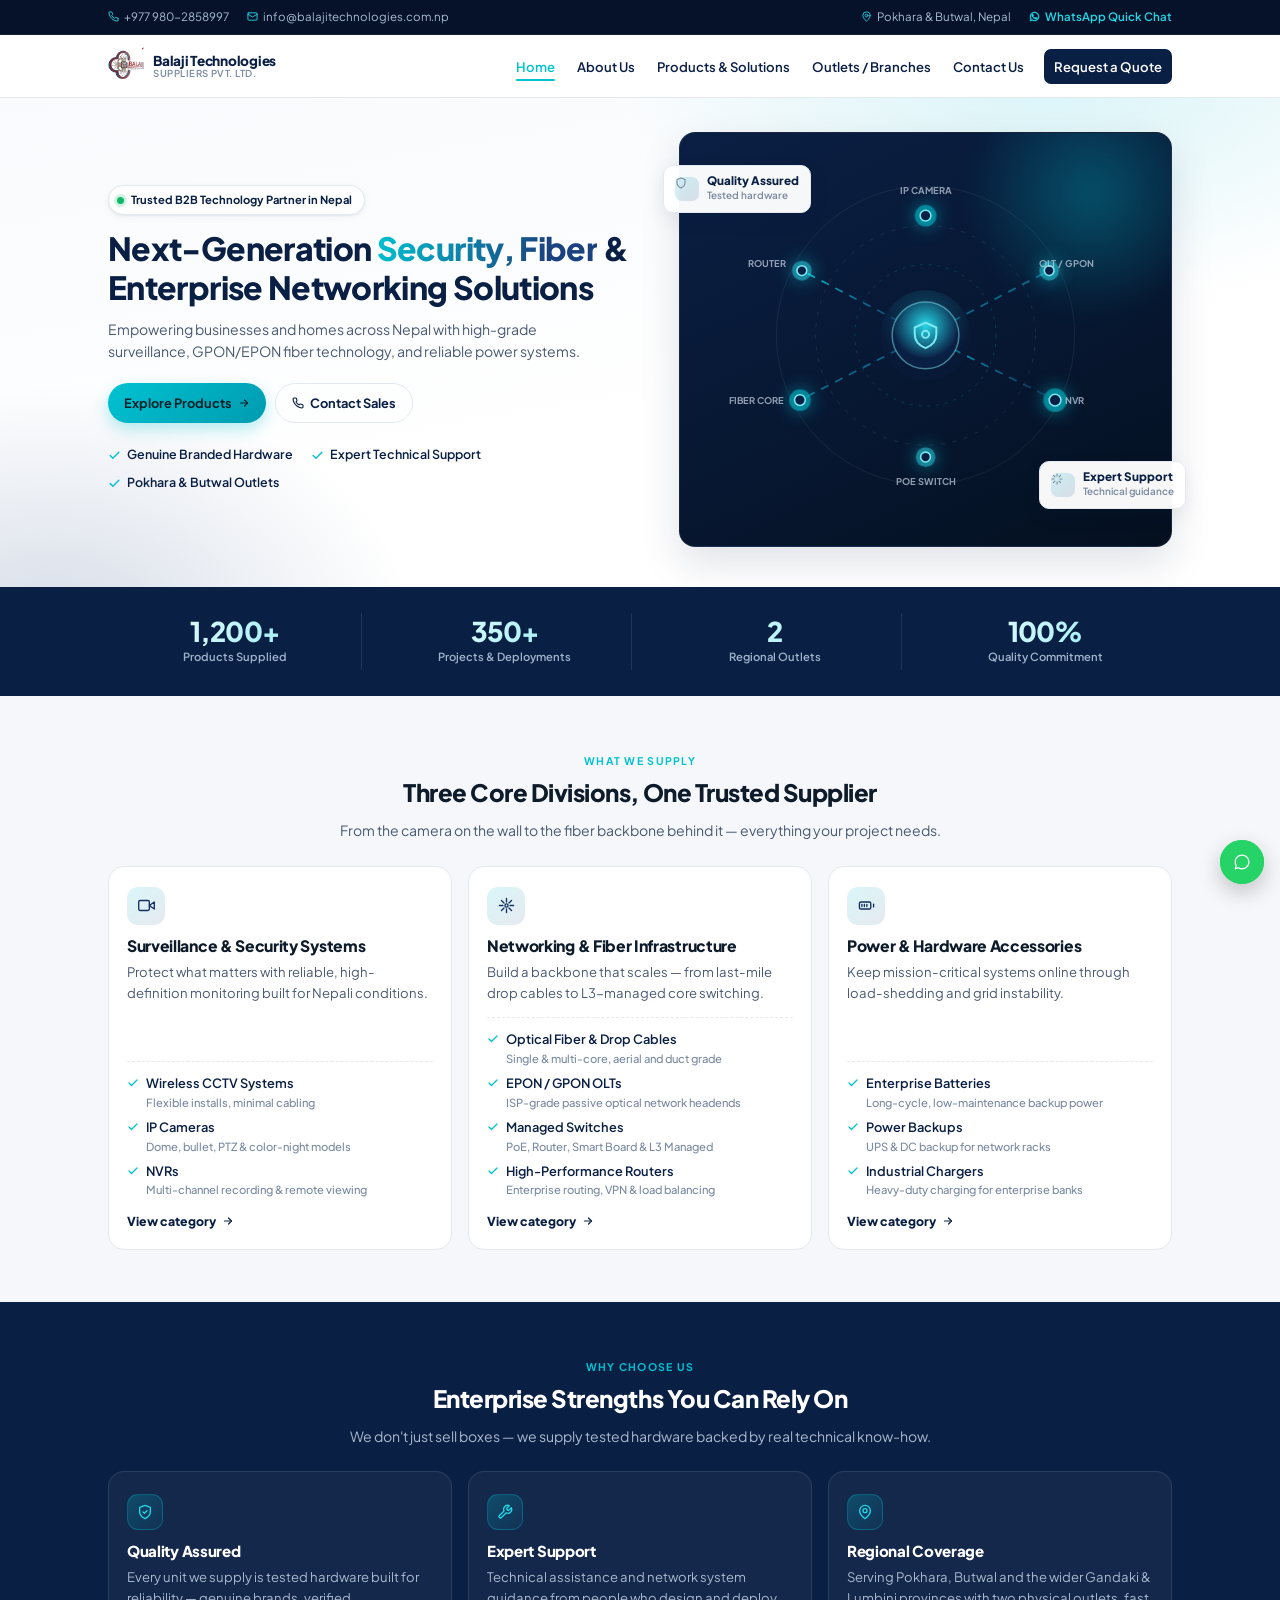
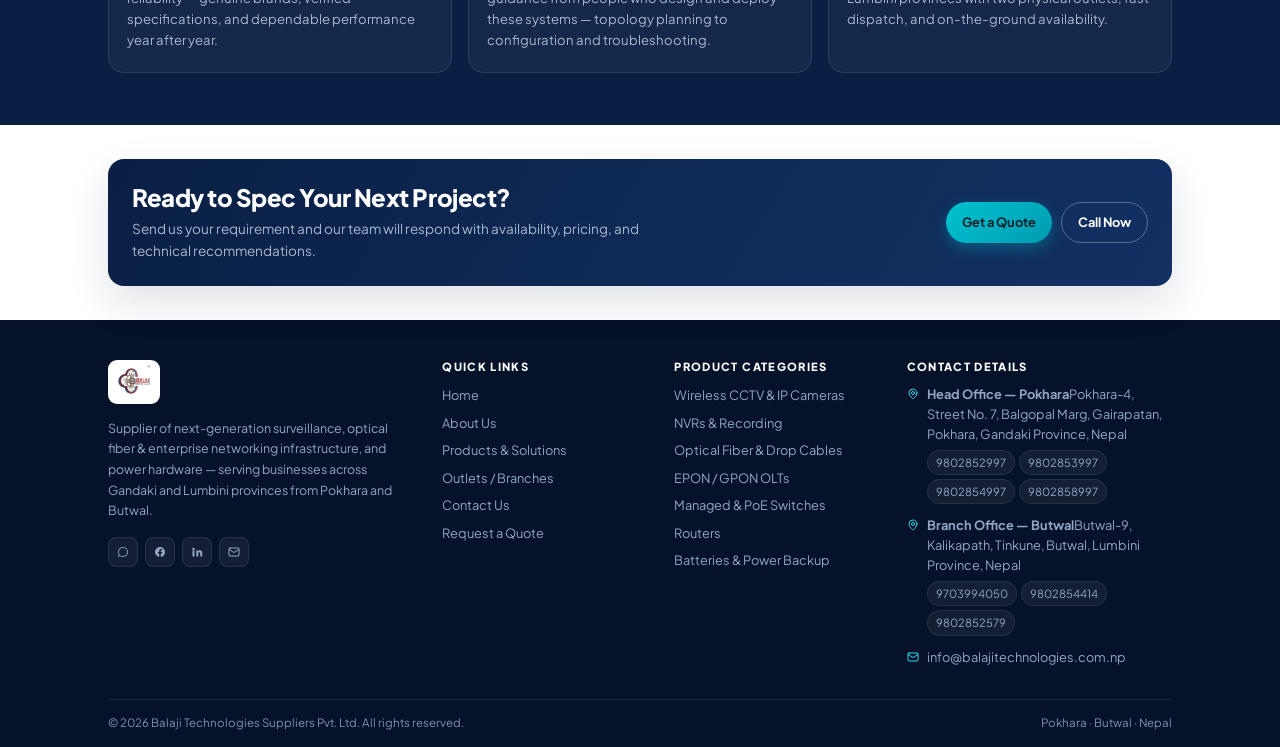
<file: index.html>
<!DOCTYPE html>
<html lang="en">
<head>
<meta charset="UTF-8" />
<meta name="viewport" content="width=device-width, initial-scale=1" />
<meta name="theme-color" content="#0A1F44" />
<title>Balaji Technologies Suppliers Pvt. Ltd. | CCTV, Fiber &amp; Networking in Nepal</title>
<meta name="description" content="Balaji Technologies Suppliers Pvt. Ltd. — Pokhara &amp; Butwal based supplier of wireless CCTV, IP cameras, NVRs, EPON/GPON OLTs, optical fiber cables, managed PoE switches, routers, batteries and power backups across Nepal." />
<link rel="canonical" href="https://www.balajitechnologies.com.np/" />
<link rel="icon" href="logo.jpg" />
<link rel="preconnect" href="https://fonts.googleapis.com" />
<link rel="preconnect" href="https://fonts.gstatic.com" crossorigin />
<link href="https://fonts.googleapis.com/css2?family=Plus+Jakarta+Sans:wght@400;500;600;700;800&display=swap" rel="stylesheet" />
<style>
/* ============================================================
   BALAJI TECHNOLOGIES SUPPLIERS PVT. LTD.
   ============================================================ */
:root{
  --navy-900:#061229;--navy-800:#0A1F44;--navy-700:#123063;--navy-600:#1B417F;
  --teal-500:#00C2D1;--teal-400:#25D6E6;--teal-300:#7FE9F2;
  --ink:#0D1B2A;--body:#4A5A72;--muted:#7A8AA0;
  --line:#E4E9F0;--soft:#F5F7FA;--white:#FFFFFF;
  --ok:#12B76A;--danger:#E5484D;
  --radius:12px;--radius-lg:16px;
  --shadow-sm:0 1px 2px rgba(10,31,68,.06),0 2px 8px rgba(10,31,68,.05);
  --shadow:0 6px 20px rgba(10,31,68,.08);
  --shadow-lg:0 16px 40px rgba(10,31,68,.13);
  --ease:cubic-bezier(.22,.61,.36,1);
  --maxw:1100px;
}
*,*::before,*::after{box-sizing:border-box;}
html{scroll-behavior:smooth;scroll-padding-top:90px;-webkit-text-size-adjust:100%;}
body{margin:0;font-family:'Plus Jakarta Sans',-apple-system,BlinkMacSystemFont,'Segoe UI',Roboto,sans-serif;
  font-size:14px;line-height:1.6;color:var(--body);background:var(--white);overflow-x:hidden;}
img{max-width:100%;display:block;height:auto;}

/* GLOBAL SVG DEFAULT — every icon is 14px unless overridden below */
svg{display:block;width:14px;height:14px;max-width:100%;flex:none;overflow:visible;}

a{color:inherit;text-decoration:none;}
button{font:inherit;cursor:pointer;border:0;background:none;}
ul{margin:0;padding:0;list-style:none;}
h1,h2,h3,h4{color:var(--ink);font-weight:800;line-height:1.2;margin:0 0 .5em;letter-spacing:-.02em;}
h1{font-size:clamp(1.4rem,2.6vw,2rem);}
h2{font-size:clamp(1.15rem,1.9vw,1.5rem);}
h3{font-size:.98rem;}
h4{font-size:.9rem;}
p{margin:0 0 .8rem;}
:focus-visible{outline:2px solid var(--teal-500);outline-offset:2px;border-radius:4px;}

.container{width:100%;max-width:var(--maxw);margin-inline:auto;padding-inline:18px;}
.section{padding:36px 0;}
.section--soft{background:var(--soft);}
.section--dark{background:var(--navy-800);color:#C7D3E4;}
.section--tight{padding:26px 0;}
@media (min-width:900px){.section{padding:52px 0;}.section--tight{padding:34px 0;}}

.eyebrow{display:inline-flex;align-items:center;gap:6px;font-size:.66rem;font-weight:700;
  letter-spacing:.12em;text-transform:uppercase;color:var(--teal-500);margin-bottom:8px;}
.eyebrow::before{content:"";width:18px;height:2px;background:var(--teal-500);border-radius:2px;}
.section-head{max-width:620px;margin-bottom:24px;}
.section-head.center{margin-inline:auto;text-align:center;}
.section-head.center .eyebrow::before{display:none;}
.section-head p{font-size:.88rem;margin:0;}
.section--dark .section-head h2{color:#fff;}
.section--dark .section-head p{color:#A9B8CE;}

.btn{display:inline-flex;align-items:center;justify-content:center;gap:6px;
  padding:9px 16px;border-radius:100px;font-size:.8rem;font-weight:700;white-space:nowrap;
  transition:transform .22s var(--ease),box-shadow .22s var(--ease),background .22s var(--ease),
    color .22s var(--ease),border-color .22s var(--ease);}
.btn svg{width:12px;height:12px;}
.btn--primary{background:linear-gradient(135deg,var(--teal-500),#009BB0);color:#04222A;box-shadow:0 6px 16px rgba(0,194,209,.3);}
.btn--primary:hover{transform:translateY(-1px);box-shadow:0 10px 22px rgba(0,194,209,.4);}
.btn--ghost{background:transparent;color:var(--navy-800);border:1.4px solid var(--line);}
.btn--ghost:hover{border-color:var(--navy-800);transform:translateY(-1px);}
.btn--light{background:#fff;color:var(--navy-800);box-shadow:var(--shadow-sm);}
.btn--light:hover{transform:translateY(-1px);box-shadow:var(--shadow);}
.btn--outline-light{background:transparent;color:#fff;border:1.4px solid rgba(255,255,255,.3);}
.btn--outline-light:hover{background:rgba(255,255,255,.1);border-color:rgba(255,255,255,.6);}
.btn--sm{padding:7px 13px;font-size:.75rem;}
.btn--sm svg{width:11px;height:11px;}
.btn--block{width:100%;}
.reveal{opacity:0;transform:translateY(16px);transition:opacity .55s var(--ease),transform .55s var(--ease);}
.reveal.in{opacity:1;transform:none;}
@media (prefers-reduced-motion:reduce){.reveal{opacity:1;transform:none;transition:none;}html{scroll-behavior:auto;}*{animation:none!important;}}

.topbar{background:var(--navy-900);color:#A9BBD5;font-size:.72rem;border-bottom:1px solid rgba(255,255,255,.06);}
.topbar__inner{display:flex;align-items:center;justify-content:space-between;gap:14px;min-height:34px;flex-wrap:wrap;}
.topbar__group{display:flex;align-items:center;gap:18px;flex-wrap:wrap;}
.topbar__item{display:inline-flex;align-items:center;gap:5px;transition:color .2s;}
.topbar__item:hover{color:var(--teal-400);}
.topbar__item svg{width:11px;height:11px;stroke:var(--teal-400);}
.topbar__wa{color:var(--teal-400);font-weight:600;}
@media (max-width:980px){.topbar__inner{justify-content:center;padding-block:6px;}
  .topbar__group:first-child .topbar__item:not(:first-child){display:none;}}

.header{position:sticky;top:0;z-index:900;background:rgba(255,255,255,.93);
  backdrop-filter:blur(12px);-webkit-backdrop-filter:blur(12px);
  border-bottom:1px solid var(--line);transition:box-shadow .3s var(--ease),background .3s var(--ease);}
.header.scrolled{box-shadow:0 4px 18px rgba(10,31,68,.08);background:rgba(255,255,255,.98);}
.header__inner{display:flex;align-items:center;justify-content:space-between;gap:14px;min-height:62px;}
.logo{display:flex;align-items:center;gap:9px;flex:none;}
.logo__img{height:38px;width:auto;max-width:160px;object-fit:contain;display:block;}
.logo__mark{width:36px;height:36px;border-radius:10px;flex:none;display:grid;place-items:center;
  background:linear-gradient(140deg,var(--navy-800),var(--navy-600));color:var(--teal-400);
  font-weight:800;font-size:.85rem;box-shadow:0 4px 14px rgba(10,31,68,.24);}
.logo__text{display:flex;flex-direction:column;line-height:1.15;}
.logo__text strong{font-size:.85rem;font-weight:800;color:var(--navy-800);letter-spacing:-.02em;}
.logo__text small{font-size:.6rem;font-weight:600;color:var(--muted);letter-spacing:.05em;text-transform:uppercase;}
.footer .logo__text strong{color:#fff;}
.footer .logo__text small{color:#7E93AF;}
.nav{display:flex;align-items:center;gap:2px;}
.nav a{position:relative;padding:7px 10px;border-radius:7px;font-size:.82rem;font-weight:600;
  color:var(--navy-800);transition:color .2s,background .2s;}
.nav a:not(.nav__cta)::after{content:"";position:absolute;left:10px;right:10px;bottom:3px;height:2px;
  background:var(--teal-500);border-radius:2px;transform:scaleX(0);transform-origin:left;
  transition:transform .28s var(--ease);}
.nav a:not(.nav__cta):hover{color:var(--teal-500);}
.nav a:not(.nav__cta):hover::after,.nav a.active:not(.nav__cta)::after{transform:scaleX(1);}
.nav a.active:not(.nav__cta){color:var(--teal-500);}
.nav__cta{margin-left:8px;padding:8px 15px;border-radius:100px;background:var(--navy-800);color:#fff!important;font-size:.8rem;}
.nav__cta:hover{background:var(--teal-500);color:#04222A!important;}
.nav-toggle{display:none;width:38px;height:38px;border-radius:10px;border:1px solid var(--line);
  background:#fff;flex-direction:column;align-items:center;justify-content:center;gap:4px;}
.nav-toggle span{display:block;width:16px;height:2px;background:var(--navy-800);border-radius:2px;
  transition:transform .3s var(--ease),opacity .2s;}
.nav-toggle.open span:nth-child(1){transform:translateY(6px) rotate(45deg);}
.nav-toggle.open span:nth-child(2){opacity:0;}
.nav-toggle.open span:nth-child(3){transform:translateY(-6px) rotate(-45deg);}
@media (max-width:1040px){
  .nav-toggle{display:flex;}
  .nav{position:absolute;left:0;right:0;top:100%;flex-direction:column;align-items:stretch;gap:2px;
    background:#fff;border-bottom:1px solid var(--line);padding:10px 18px 16px;
    box-shadow:0 14px 30px rgba(10,31,68,.1);transform:translateY(-10px);opacity:0;visibility:hidden;
    transition:opacity .26s var(--ease),transform .26s var(--ease),visibility .26s;}
  .nav.open{transform:none;opacity:1;visibility:visible;}
  .nav a{padding:10px 10px;font-size:.9rem;border-radius:8px;}
  .nav a:not(.nav__cta)::after{display:none;}
  .nav a:not(.nav__cta):hover{background:var(--soft);}
  .nav__cta{margin:8px 0 0;text-align:center;justify-content:center;font-size:.86rem;padding:10px 16px;}
}

.page-hero{position:relative;overflow:hidden;color:#C7D3E4;
  background:radial-gradient(600px 320px at 84% -14%,rgba(0,194,209,.2),transparent 64%),
    linear-gradient(140deg,var(--navy-800) 0%,#071731 62%,#04101F 100%);
  padding:28px 0 34px;}
.page-hero .container{position:relative;z-index:1;}
.page-hero h1{color:#fff;margin-bottom:8px;}
.page-hero p{color:#A9B8CE;font-size:.88rem;max-width:600px;margin:0;}
.breadcrumb{display:flex;align-items:center;gap:7px;font-size:.72rem;font-weight:600;
  color:#8FA3BE;margin-bottom:12px;flex-wrap:wrap;}
.breadcrumb a:hover{color:var(--teal-400);}
.breadcrumb .sep{color:#4A6285;}
.breadcrumb .current{color:var(--teal-400);}

.hero{position:relative;overflow:hidden;padding:34px 0 40px;
  background:radial-gradient(700px 400px at 82% -8%,rgba(0,194,209,.14),transparent 62%),
    radial-gradient(600px 400px at 4% 108%,rgba(27,65,127,.18),transparent 60%),
    linear-gradient(170deg,#F8FAFD 0%,#FFFFFF 62%);}
.hero__inner{position:relative;display:grid;gap:26px;grid-template-columns:1.05fr .95fr;align-items:center;}
@media (max-width:900px){.hero__inner{grid-template-columns:1fr;gap:22px;}}
.pill{display:inline-flex;align-items:center;gap:7px;padding:5px 12px 5px 8px;border-radius:100px;
  background:#fff;border:1px solid var(--line);box-shadow:var(--shadow-sm);font-size:.7rem;
  font-weight:700;color:var(--navy-800);margin-bottom:14px;}
.pill .dot{width:7px;height:7px;border-radius:50%;background:var(--ok);flex:none;box-shadow:0 0 0 3px rgba(18,183,106,.18);}
.hero h1{margin-bottom:12px;color:var(--navy-800);}
.grad{background:linear-gradient(100deg,var(--teal-500),#1B417F 78%);-webkit-background-clip:text;background-clip:text;color:transparent;}
.hero__sub{font-size:.88rem;max-width:480px;margin-bottom:20px;}
.hero__cta{display:flex;flex-wrap:wrap;gap:9px;margin-bottom:22px;}
.hero__ticks{display:flex;flex-wrap:wrap;gap:8px 18px;}
.hero__ticks li{display:flex;align-items:center;gap:6px;font-size:.78rem;font-weight:600;color:var(--navy-800);}
.hero__ticks svg{width:13px;height:13px;color:var(--teal-500);}
.hero__visual{position:relative;}
.tech-panel{position:relative;border-radius:var(--radius-lg);overflow:hidden;padding:10px;
  background:linear-gradient(155deg,var(--navy-800) 0%,#071731 58%,#04101F 100%);
  box-shadow:var(--shadow-lg);border:1px solid rgba(255,255,255,.08);}
.tech-panel svg{width:100%;height:auto;position:relative;z-index:1;}
.tech-panel__glow{position:absolute;width:260px;height:260px;border-radius:50%;
  background:radial-gradient(circle,rgba(0,194,209,.32),transparent 68%);
  top:-70px;right:-50px;filter:blur(10px);pointer-events:none;}
.float-card{position:absolute;z-index:3;display:flex;align-items:center;gap:8px;
  background:rgba(255,255,255,.97);border:1px solid var(--line);border-radius:10px;padding:8px 11px;
  box-shadow:var(--shadow);animation:floaty 5.5s ease-in-out infinite;}
.float-card strong{display:block;font-size:.73rem;color:var(--navy-800);line-height:1.2;font-weight:800;}
.float-card span{display:block;font-size:.62rem;color:var(--muted);font-weight:600;}
.float-card__icon{width:24px;height:24px;border-radius:7px;flex:none;display:grid;place-items:center;
  background:linear-gradient(140deg,rgba(0,194,209,.18),rgba(27,65,127,.14));color:var(--navy-700);}
.float-card__icon svg{width:12px;height:12px;}
.float-card--a{top:8%;left:-16px;}
.float-card--b{bottom:9%;right:-14px;animation-delay:-2.6s;}
@keyframes floaty{0%,100%{transform:translateY(0);}50%{transform:translateY(-7px);}}
@media (max-width:520px){.float-card{padding:6px 9px;}.float-card__icon{width:20px;height:20px;}
  .float-card__icon svg{width:10px;height:10px;}.float-card--a{left:-3px;}.float-card--b{right:-3px;}}
.node-pulse{transform-origin:center;animation:nodePulse 3s ease-in-out infinite;}
@keyframes nodePulse{0%,100%{opacity:.35;transform:scale(1);}50%{opacity:.9;transform:scale(1.22);}}
.dash-flow{stroke-dasharray:7 9;animation:dashMove 1.6s linear infinite;}
@keyframes dashMove{to{stroke-dashoffset:-32;}}

.stats{background:var(--navy-800);position:relative;overflow:hidden;}
.stats__grid{position:relative;z-index:1;display:grid;grid-template-columns:repeat(4,1fr);gap:16px;padding:26px 0;}
.stat{text-align:center;padding:4px 8px;border-right:1px solid rgba(255,255,255,.1);}
.stat:last-child{border-right:0;}
.stat__num{font-size:clamp(1.25rem,2.2vw,1.7rem);font-weight:800;line-height:1.1;letter-spacing:-.03em;
  background:linear-gradient(120deg,#fff,var(--teal-300));-webkit-background-clip:text;background-clip:text;color:transparent;}
.stat__label{font-size:.7rem;color:#9FB2CB;font-weight:600;margin-top:2px;}
@media (max-width:760px){.stats__grid{grid-template-columns:repeat(2,1fr);gap:18px 10px;padding:24px 0;}.stat:nth-child(2){border-right:0;}}

.split{display:grid;grid-template-columns:1fr 1fr;gap:26px;align-items:center;}
@media (max-width:860px){.split{grid-template-columns:1fr;gap:22px;}}
.split__media{border-radius:var(--radius-lg);overflow:hidden;padding:10px;
  background:linear-gradient(150deg,var(--navy-800),#071731);border:1px solid var(--line);box-shadow:var(--shadow-lg);}
.split__media svg{width:100%;height:auto;}
.check-list{display:flex;flex-direction:column;gap:10px;margin-top:16px;}
.check-list li{display:flex;gap:9px;font-size:.84rem;color:var(--navy-800);font-weight:600;line-height:1.5;}
.check-list svg{width:14px;height:14px;margin-top:2px;color:var(--teal-500);}
.check-list small{display:block;font-weight:500;font-size:.74rem;color:var(--muted);margin-top:1px;}

.cat-grid{display:grid;grid-template-columns:repeat(3,1fr);gap:16px;}
@media (max-width:1000px){.cat-grid{grid-template-columns:1fr;max-width:520px;margin-inline:auto;}}
.cat-card{position:relative;display:flex;flex-direction:column;background:#fff;
  border:1px solid var(--line);border-radius:var(--radius-lg);padding:20px 18px 18px;overflow:hidden;
  transition:transform .3s var(--ease),box-shadow .3s var(--ease),border-color .3s var(--ease);}
.cat-card::before{content:"";position:absolute;left:0;right:0;top:0;height:3px;
  background:linear-gradient(90deg,var(--teal-500),var(--navy-600));
  transform:scaleX(0);transform-origin:left;transition:transform .4s var(--ease);}
.cat-card:hover{transform:translateY(-4px);box-shadow:var(--shadow-lg);border-color:transparent;}
.cat-card:hover::before{transform:scaleX(1);}
.cat-card__icon{width:38px;height:38px;border-radius:11px;display:grid;place-items:center;
  background:linear-gradient(140deg,rgba(0,194,209,.15),rgba(27,65,127,.11));
  color:var(--navy-700);margin-bottom:12px;transition:background .3s var(--ease),color .3s var(--ease);}
.cat-card__icon svg{width:17px;height:17px;}
.cat-card:hover .cat-card__icon{background:linear-gradient(140deg,var(--navy-800),var(--navy-600));color:var(--teal-400);}
.cat-card h3{margin-bottom:6px;}
.cat-card > p{font-size:.82rem;margin-bottom:14px;}
.cat-list{display:flex;flex-direction:column;gap:8px;margin-top:auto;padding-top:12px;border-top:1px dashed var(--line);}
.cat-list li{display:flex;align-items:flex-start;gap:7px;font-size:.8rem;color:var(--navy-800);font-weight:600;line-height:1.45;}
.cat-list svg{width:12px;height:12px;margin-top:3px;color:var(--teal-500);}
.cat-list small{display:block;font-weight:500;font-size:.7rem;color:var(--muted);margin-top:1px;}
.cat-card__link{display:inline-flex;align-items:center;gap:6px;margin-top:14px;font-size:.77rem;
  font-weight:800;color:var(--navy-800);transition:gap .25s var(--ease),color .25s var(--ease);}
.cat-card__link:hover{gap:10px;color:var(--teal-500);}
.cat-card__link svg{width:12px;height:12px;}

.product-block{background:#fff;border:1px solid var(--line);border-radius:var(--radius-lg);
  padding:20px;margin-bottom:18px;box-shadow:var(--shadow-sm);scroll-margin-top:90px;}
.product-block__head{display:flex;gap:14px;align-items:flex-start;margin-bottom:18px;
  padding-bottom:16px;border-bottom:1px dashed var(--line);}
.product-block__icon{width:42px;height:42px;border-radius:12px;flex:none;display:grid;place-items:center;
  background:linear-gradient(140deg,var(--navy-800),var(--navy-600));color:var(--teal-400);box-shadow:0 6px 16px rgba(10,31,68,.2);}
.product-block__icon svg{width:18px;height:18px;}
.product-block__head h2{margin-bottom:5px;}
.product-block__head p{margin:0;font-size:.84rem;max-width:640px;}
@media (max-width:600px){.product-block__head{flex-direction:column;gap:10px;}}
.item-grid{display:grid;grid-template-columns:repeat(auto-fit,minmax(190px,1fr));gap:12px;}
.item{background:var(--soft);border:1px solid var(--line);border-radius:var(--radius);padding:14px 15px;
  transition:transform .28s var(--ease),background .28s var(--ease),border-color .28s var(--ease);}
.item:hover{transform:translateY(-3px);background:#fff;border-color:rgba(0,194,209,.5);}
.item h4{margin-bottom:4px;color:var(--navy-800);font-size:.86rem;}
.item p{font-size:.76rem;margin:0;}
.item__tag{display:inline-block;font-size:.6rem;font-weight:800;letter-spacing:.1em;text-transform:uppercase;color:var(--teal-500);margin-bottom:6px;}

.why__grid{display:grid;grid-template-columns:repeat(3,1fr);gap:16px;}
@media (max-width:900px){.why__grid{grid-template-columns:1fr;max-width:520px;margin-inline:auto;}}
.why-card{background:rgba(255,255,255,.045);border:1px solid rgba(255,255,255,.1);
  border-radius:var(--radius-lg);padding:22px 18px;transition:background .3s var(--ease),transform .3s var(--ease),border-color .3s var(--ease);}
.why-card:hover{background:rgba(255,255,255,.085);border-color:rgba(0,194,209,.45);transform:translateY(-4px);}
.why-card__icon{width:36px;height:36px;border-radius:11px;display:grid;place-items:center;
  background:linear-gradient(140deg,rgba(0,194,209,.24),rgba(0,194,209,.06));
  border:1px solid rgba(0,194,209,.28);color:var(--teal-400);margin-bottom:12px;}
.why-card__icon svg{width:16px;height:16px;}
.why-card h3{color:#fff;font-size:.94rem;margin-bottom:6px;}
.why-card p{color:#A9B8CE;font-size:.82rem;margin:0;}

.branch-grid{display:grid;grid-template-columns:repeat(2,1fr);gap:18px;}
@media (max-width:860px){.branch-grid{grid-template-columns:1fr;}}
.branch{background:#fff;border:1px solid var(--line);border-radius:var(--radius-lg);overflow:hidden;
  display:flex;flex-direction:column;box-shadow:var(--shadow-sm);transition:transform .3s var(--ease),box-shadow .3s var(--ease);}
.branch:hover{transform:translateY(-4px);box-shadow:var(--shadow-lg);}
.branch__map{position:relative;height:180px;background:var(--soft);}
.branch__map iframe{width:100%;height:100%;border:0;display:block;filter:grayscale(.22) contrast(1.03);}
.branch__tag{position:absolute;top:10px;left:10px;z-index:2;padding:4px 10px;border-radius:100px;
  background:rgba(10,31,68,.92);color:#fff;font-size:.62rem;font-weight:800;letter-spacing:.09em;text-transform:uppercase;}
.branch__tag.is-branch{background:rgba(0,194,209,.94);color:#04222A;}
.branch__body{padding:18px;flex:1;display:flex;flex-direction:column;}
.branch__body h3{font-size:.98rem;margin-bottom:12px;}
.branch__row{display:flex;gap:9px;margin-bottom:11px;font-size:.82rem;line-height:1.55;}
.branch__row > svg{width:14px;height:14px;margin-top:3px;color:var(--teal-500);}
.branch__row strong{display:block;color:var(--navy-800);font-weight:800;font-size:.66rem;letter-spacing:.08em;text-transform:uppercase;margin-bottom:4px;}
.branch__row a:hover{color:var(--teal-500);}
.branch__actions{display:flex;flex-wrap:wrap;gap:8px;margin-top:auto;padding-top:14px;border-top:1px dashed var(--line);}
.branch__actions .btn{flex:1 1 auto;min-width:120px;}
.phone-chips{display:flex;flex-wrap:wrap;gap:5px;margin-top:2px;}
.phone-chips a{display:inline-flex;align-items:center;gap:4px;padding:4px 9px;border-radius:100px;
  background:var(--soft);border:1px solid var(--line);font-size:.72rem;font-weight:700;color:var(--navy-800);
  transition:background .22s var(--ease),border-color .22s var(--ease),color .22s var(--ease),transform .22s var(--ease);}
.phone-chips a:hover{background:var(--navy-800);border-color:var(--navy-800);color:#fff;transform:translateY(-1px);}
.phone-chips svg{width:10px;height:10px;}

.contact-grid{display:grid;grid-template-columns:1fr 1.2fr;gap:28px;align-items:start;}
@media (max-width:900px){.contact-grid{grid-template-columns:1fr;gap:22px;}}
.contact-info__list{display:flex;flex-direction:column;gap:4px;margin-top:18px;}
.contact-info__item{display:flex;gap:11px;padding:12px;border-radius:var(--radius);transition:background .3s var(--ease),transform .3s var(--ease);}
.contact-info__item:hover{background:var(--soft);transform:translateX(3px);}
.contact-info__icon{width:32px;height:32px;border-radius:9px;flex:none;display:grid;place-items:center;
  background:linear-gradient(140deg,rgba(0,194,209,.16),rgba(27,65,127,.1));color:var(--navy-700);}
.contact-info__icon svg{width:14px;height:14px;}
.contact-info__item strong{display:block;font-size:.66rem;letter-spacing:.09em;text-transform:uppercase;color:var(--muted);font-weight:800;margin-bottom:4px;}
.contact-info__item span,.contact-info__item a{font-size:.84rem;color:var(--navy-800);font-weight:600;line-height:1.55;}
.contact-info__item a:hover{color:var(--teal-500);}
.contact-cta-row{display:flex;flex-wrap:wrap;gap:8px;margin-top:18px;}
.form-card{background:#fff;border:1px solid var(--line);border-radius:var(--radius-lg);
  padding:22px;box-shadow:var(--shadow);position:relative;overflow:hidden;}
.form-card::before{content:"";position:absolute;inset:0 0 auto 0;height:4px;background:linear-gradient(90deg,var(--teal-500),var(--navy-600));}
.form-card h3{margin-bottom:4px;}
.form-card > p{font-size:.82rem;margin-bottom:18px;}
.form-grid{display:grid;grid-template-columns:1fr 1fr;gap:14px;}
.field{display:flex;flex-direction:column;gap:5px;}
.field--full{grid-column:1/-1;}
@media (max-width:560px){.form-grid{grid-template-columns:1fr;}}
.field label{font-size:.72rem;font-weight:800;color:var(--navy-800);}
.field label .req{color:var(--danger);}
.field input,.field select,.field textarea{width:100%;padding:9px 12px;border:1.4px solid var(--line);
  border-radius:9px;background:#FBFCFE;font:inherit;font-size:.84rem;color:var(--navy-800);transition:border-color .2s var(--ease),box-shadow .2s var(--ease);}
.field textarea{resize:vertical;min-height:88px;}
.field select{appearance:none;background-image:url("data:image/svg+xml,%3Csvg xmlns='http://www.w3.org/2000/svg' width='12' height='12' viewBox='0 0 24 24' fill='none' stroke='%237A8AA0' stroke-width='2.5'%3E%3Cpolyline points='6 9 12 15 18 9'/%3E%3C/svg%3E");background-repeat:no-repeat;background-position:right 12px center;padding-right:34px;}
.field input:focus,.field select:focus,.field textarea:focus{outline:none;border-color:var(--teal-500);background:#fff;box-shadow:0 0 0 3px rgba(0,194,209,.14);}
.field.error input,.field.error select,.field.error textarea{border-color:var(--danger);background:#FFF8F8;}
.field__err{font-size:.68rem;color:var(--danger);font-weight:700;display:none;}
.field.error .field__err{display:block;}
.form-foot{display:flex;flex-wrap:wrap;align-items:center;gap:12px;margin-top:16px;}
.form-foot .btn{flex:1 1 180px;}
.form-note{font-size:.7rem;color:var(--muted);flex:1 1 100%;}
.form-success{display:none;text-align:center;padding:20px 10px;}
.form-success.show{display:block;}
.form-success__icon{width:44px;height:44px;border-radius:50%;margin:0 auto 12px;display:grid;place-items:center;background:rgba(18,183,106,.12);color:var(--ok);}
.form-success__icon svg{width:20px;height:20px;}
.form-success p{font-size:.82rem;max-width:380px;margin-inline:auto;}

.cta-band{position:relative;overflow:hidden;border-radius:var(--radius-lg);padding:24px;
  display:flex;flex-wrap:wrap;align-items:center;justify-content:space-between;gap:20px;box-shadow:var(--shadow-lg);
  background:linear-gradient(120deg,var(--navy-800) 0%,#0E2A56 55%,#123063 100%);}
.cta-band__text{position:relative;z-index:1;max-width:520px;}
.cta-band h2{color:#fff;margin-bottom:6px;}
.cta-band p{color:#A9B8CE;margin:0;font-size:.85rem;}
.cta-band__actions{position:relative;z-index:1;display:flex;flex-wrap:wrap;gap:9px;}

.footer{background:var(--navy-900);color:#93A6C1;padding-top:40px;font-size:.8rem;}
.footer__grid{display:grid;grid-template-columns:1.5fr 1fr 1fr 1.3fr;gap:28px;padding-bottom:32px;}
@media (max-width:1000px){.footer__grid{grid-template-columns:1fr 1fr;gap:26px;}}
@media (max-width:560px){.footer__grid{grid-template-columns:1fr;}}
.footer .logo__img{background:#fff;padding:5px 10px;border-radius:9px;height:44px;}
.footer__about{margin-top:14px;max-width:300px;line-height:1.65;font-size:.78rem;}
.footer h4{color:#fff;font-size:.7rem;letter-spacing:.12em;text-transform:uppercase;margin-bottom:12px;font-weight:800;}
.footer__links{display:flex;flex-direction:column;gap:7px;}
.footer__links a{transition:color .2s,transform .2s var(--ease);display:inline-block;font-size:.8rem;}
.footer__links a:hover{color:var(--teal-400);transform:translateX(3px);}
.footer__contact{display:flex;flex-direction:column;gap:12px;}
.footer__contact > div{display:flex;gap:8px;line-height:1.55;}
.footer__contact svg{width:12px;height:12px;margin-top:3px;color:var(--teal-400);}
.footer__contact a:hover{color:var(--teal-400);}
.footer__phones{display:flex;flex-wrap:wrap;gap:4px;margin-top:5px;}
.footer__phones a{font-size:.7rem;padding:3px 8px;border-radius:100px;background:rgba(255,255,255,.06);border:1px solid rgba(255,255,255,.08);transition:.2s;}
.footer__phones a:hover{background:var(--teal-500);color:#04222A;border-color:var(--teal-500);}
.socials{display:flex;gap:7px;margin-top:16px;}
.socials a{width:30px;height:30px;border-radius:8px;display:grid;place-items:center;
  background:rgba(255,255,255,.06);border:1px solid rgba(255,255,255,.09);
  transition:background .22s var(--ease),transform .22s var(--ease),color .22s;}
.socials a svg{width:12px;height:12px;}
.socials a:hover{background:var(--teal-500);color:#04222A;transform:translateY(-2px);}
.footer__bottom{border-top:1px solid rgba(255,255,255,.08);padding:14px 0;display:flex;flex-wrap:wrap;gap:10px;align-items:center;justify-content:space-between;font-size:.72rem;color:#7E93AF;}
.footer__bottom a:hover{color:var(--teal-400);}

.fab-stack{position:fixed;right:16px;bottom:16px;z-index:950;display:flex;flex-direction:column;gap:9px;align-items:flex-end;}
.fab{width:44px;height:44px;border-radius:50%;display:grid;place-items:center;box-shadow:0 8px 22px rgba(0,0,0,.22);position:relative;transition:transform .25s var(--ease),box-shadow .25s var(--ease);}
.fab:hover{transform:scale(1.08) translateY(-1px);box-shadow:0 12px 28px rgba(0,0,0,.28);}
.fab svg{width:18px;height:18px;}
.fab--wa{background:#25D366;color:#fff;}
.fab--wa::after{content:"";position:absolute;inset:0;border-radius:50%;border:2px solid #25D366;animation:ripple 2.4s infinite;}
@keyframes ripple{0%{transform:scale(1);opacity:.75;}100%{transform:scale(1.65);opacity:0;}}
.fab--top{width:34px;height:34px;background:#fff;color:var(--navy-800);border:1px solid var(--line);opacity:0;visibility:hidden;transform:translateY(8px);}
.fab--top.show{opacity:1;visibility:visible;transform:none;}
.fab--top svg{width:14px;height:14px;}
.fab-label{position:absolute;right:calc(100% + 10px);top:50%;transform:translateY(-50%);
  background:var(--navy-800);color:#fff;font-size:.7rem;font-weight:700;padding:6px 10px;border-radius:7px;
  white-space:nowrap;opacity:0;pointer-events:none;transition:opacity .22s var(--ease);}
.fab:hover .fab-label{opacity:1;}

@media (max-width:600px){
  .fab-label{display:none;}
  .fab-stack{right:12px;bottom:12px;}
  .fab{width:42px;height:42px;}
  .fab svg{width:17px;height:17px;}
  .fab--top{width:32px;height:32px;}
  .fab--top svg{width:13px;height:13px;}
}
</style>
</head>
<body>

<!-- TOP BAR -->
<div class="topbar">
  <div class="container topbar__inner">
    <div class="topbar__group">
      <a class="topbar__item" href="tel:+9779802858997">
        <svg viewBox="0 0 24 24" fill="none" stroke="currentColor" stroke-width="2" stroke-linecap="round" stroke-linejoin="round"><path d="M22 16.92v3a2 2 0 0 1-2.18 2 19.79 19.79 0 0 1-8.63-3.07 19.5 19.5 0 0 1-6-6 19.79 19.79 0 0 1-3.07-8.67A2 2 0 0 1 4.11 2h3a2 2 0 0 1 2 1.72c.13.96.36 1.9.7 2.81a2 2 0 0 1-.45 2.11L8.09 9.91a16 16 0 0 0 6 6l1.27-1.27a2 2 0 0 1 2.11-.45c.9.34 1.85.57 2.81.7A2 2 0 0 1 22 16.92Z"/></svg>
        +977 980-2858997
      </a>
      <a class="topbar__item" href="mailto:info@balajitechnologies.com.np">
        <svg viewBox="0 0 24 24" fill="none" stroke="currentColor" stroke-width="2" stroke-linecap="round" stroke-linejoin="round"><rect x="2" y="4" width="20" height="16" rx="2"/><path d="m22 7-10 6L2 7"/></svg>
        info@balajitechnologies.com.np
      </a>
    </div>
    <div class="topbar__group">
      <span class="topbar__item">
        <svg viewBox="0 0 24 24" fill="none" stroke="currentColor" stroke-width="2" stroke-linecap="round" stroke-linejoin="round"><path d="M20 10c0 6-8 12-8 12s-8-6-8-12a8 8 0 0 1 16 0Z"/><circle cx="12" cy="10" r="3"/></svg>
        Pokhara &amp; Butwal, Nepal
      </span>
      <a class="topbar__item topbar__wa" href="https://wa.me/9779802858997" target="_blank" rel="noopener">
        <svg viewBox="0 0 24 24" fill="currentColor"><path d="M17.47 14.38c-.3-.15-1.76-.87-2.03-.97-.27-.1-.47-.15-.67.15-.2.3-.77.97-.94 1.17-.17.2-.35.22-.65.07-.3-.15-1.26-.46-2.4-1.48-.89-.79-1.49-1.77-1.66-2.07-.17-.3-.02-.46.13-.61.13-.13.3-.35.45-.52.15-.17.2-.3.3-.5.1-.2.05-.37-.02-.52-.08-.15-.68-1.63-.93-2.23-.24-.58-.49-.5-.67-.51h-.57c-.2 0-.52.07-.8.37-.27.3-1.04 1.02-1.04 2.48s1.07 2.88 1.22 3.08c.15.2 2.1 3.2 5.08 4.49.71.31 1.26.49 1.69.63.71.23 1.36.19 1.87.12.57-.09 1.76-.72 2.01-1.41.25-.7.25-1.29.17-1.41-.07-.13-.27-.2-.57-.35Z"/><path d="M12.04 2C6.58 2 2.13 6.45 2.13 11.91c0 1.75.46 3.45 1.32 4.96L2 22l5.25-1.38a9.87 9.87 0 0 0 4.79 1.22h.01c5.46 0 9.91-4.45 9.91-9.91S17.5 2 12.04 2Zm0 18.13h-.01a8.2 8.2 0 0 1-4.19-1.15l-.3-.18-3.12.82.83-3.04-.2-.31a8.19 8.19 0 0 1-1.26-4.36c0-4.54 3.7-8.23 8.25-8.23 2.2 0 4.27.86 5.83 2.41a8.19 8.19 0 0 1 2.41 5.83c0 4.54-3.7 8.21-8.24 8.21Z"/></svg>
        WhatsApp Quick Chat
      </a>
    </div>
  </div>
</div>

<!-- HEADER -->
<header class="header" id="header">
  <div class="container header__inner">
    <a href="index.html" class="logo" aria-label="Balaji Technologies Suppliers Pvt. Ltd. — Home">
      <span class="logo__mark">BT</span>
      <img src="logo.jpg" alt="Balaji Technologies Suppliers Pvt. Ltd. logo" class="logo__img" />
      <span class="logo__text">
        <strong>Balaji Technologies</strong>
        <small>Suppliers Pvt. Ltd.</small>
      </span>
    </a>
    <nav class="nav" id="nav" aria-label="Main navigation">
      <a href="index.html" class="active">Home</a>
      <a href="about.html">About Us</a>
      <a href="products.html">Products &amp; Solutions</a>
      <a href="branches.html">Outlets / Branches</a>
      <a href="contact.html">Contact Us</a>
      <a href="contact.html" class="nav__cta">Request a Quote</a>
    </nav>
    <button class="nav-toggle" id="navToggle" aria-label="Toggle navigation menu" aria-expanded="false" aria-controls="nav">
      <span></span><span></span><span></span>
    </button>
  </div>
</header>

<main>

<!-- HERO -->
<section class="hero">
  <div class="container hero__inner">
    <div class="hero__content reveal">
      <span class="pill"><span class="dot"></span> Trusted B2B Technology Partner in Nepal</span>
      <h1>Next-Generation <span class="grad">Security, Fiber</span> &amp; Enterprise Networking Solutions</h1>
      <p class="hero__sub">Empowering businesses and homes across Nepal with high-grade surveillance, GPON/EPON fiber technology, and reliable power systems.</p>
      <div class="hero__cta">
        <a href="products.html" class="btn btn--primary">
          Explore Products
          <svg viewBox="0 0 24 24" fill="none" stroke="currentColor" stroke-width="2.4" stroke-linecap="round" stroke-linejoin="round"><path d="M5 12h14"/><path d="m13 6 6 6-6 6"/></svg>
        </a>
        <a href="contact.html" class="btn btn--ghost">
          <svg viewBox="0 0 24 24" fill="none" stroke="currentColor" stroke-width="2.2" stroke-linecap="round" stroke-linejoin="round"><path d="M22 16.92v3a2 2 0 0 1-2.18 2 19.79 19.79 0 0 1-8.63-3.07 19.5 19.5 0 0 1-6-6 19.79 19.79 0 0 1-3.07-8.67A2 2 0 0 1 4.11 2h3a2 2 0 0 1 2 1.72c.13.96.36 1.9.7 2.81a2 2 0 0 1-.45 2.11L8.09 9.91a16 16 0 0 0 6 6l1.27-1.27a2 2 0 0 1 2.11-.45c.9.34 1.85.57 2.81.7A2 2 0 0 1 22 16.92Z"/></svg>
          Contact Sales
        </a>
      </div>
      <ul class="hero__ticks">
        <li><svg viewBox="0 0 24 24" fill="none" stroke="currentColor" stroke-width="2.6" stroke-linecap="round" stroke-linejoin="round"><path d="M20 6 9 17l-5-5"/></svg> Genuine Branded Hardware</li>
        <li><svg viewBox="0 0 24 24" fill="none" stroke="currentColor" stroke-width="2.6" stroke-linecap="round" stroke-linejoin="round"><path d="M20 6 9 17l-5-5"/></svg> Expert Technical Support</li>
        <li><svg viewBox="0 0 24 24" fill="none" stroke="currentColor" stroke-width="2.6" stroke-linecap="round" stroke-linejoin="round"><path d="M20 6 9 17l-5-5"/></svg> Pokhara &amp; Butwal Outlets</li>
      </ul>
    </div>

    <div class="hero__visual reveal">
      <div class="tech-panel">
        <div class="tech-panel__glow"></div>
        <svg viewBox="0 0 480 400" role="img" aria-label="Fiber optic and surveillance network topology">
          <defs>
            <linearGradient id="lineGrad" x1="0" y1="0" x2="1" y2="1">
              <stop offset="0%" stop-color="#00C2D1" stop-opacity=".95"/>
              <stop offset="100%" stop-color="#1B417F" stop-opacity=".55"/>
            </linearGradient>
            <radialGradient id="hubGrad" cx="50%" cy="35%">
              <stop offset="0%" stop-color="#25D6E6"/><stop offset="100%" stop-color="#0A1F44"/>
            </radialGradient>
            <filter id="softGlow" x="-60%" y="-60%" width="220%" height="220%">
              <feGaussianBlur stdDeviation="9" result="b"/>
              <feMerge><feMergeNode in="b"/><feMergeNode in="SourceGraphic"/></feMerge>
            </filter>
          </defs>
          <circle cx="240" cy="196" r="152" fill="none" stroke="rgba(255,255,255,.07)" stroke-width="1"/>
          <circle cx="240" cy="196" r="112" fill="none" stroke="rgba(255,255,255,.09)" stroke-width="1" stroke-dasharray="4 8"/>
          <circle cx="240" cy="196" r="72" fill="none" stroke="rgba(0,194,209,.22)" stroke-width="1" stroke-dasharray="3 6"/>
          <g stroke="url(#lineGrad)" stroke-width="1.8" fill="none" stroke-linecap="round">
            <path class="dash-flow" d="M240 196 L240 74"/>
            <path class="dash-flow" d="M240 196 L366 130" style="animation-delay:-.3s"/>
            <path class="dash-flow" d="M240 196 L372 262" style="animation-delay:-.6s"/>
            <path class="dash-flow" d="M240 196 L240 320" style="animation-delay:-.9s"/>
            <path class="dash-flow" d="M240 196 L112 262" style="animation-delay:-1.2s"/>
            <path class="dash-flow" d="M240 196 L114 130" style="animation-delay:-1.5s"/>
          </g>
          <g filter="url(#softGlow)">
            <circle class="node-pulse" cx="240" cy="74" r="11" fill="#00C2D1" opacity=".55"/>
            <circle class="node-pulse" cx="366" cy="130" r="10" fill="#25D6E6" opacity=".5" style="animation-delay:-.5s"/>
            <circle class="node-pulse" cx="372" cy="262" r="12" fill="#00C2D1" opacity=".55" style="animation-delay:-1s"/>
            <circle class="node-pulse" cx="240" cy="320" r="10" fill="#25D6E6" opacity=".5" style="animation-delay:-1.5s"/>
            <circle class="node-pulse" cx="112" cy="262" r="11" fill="#00C2D1" opacity=".55" style="animation-delay:-2s"/>
            <circle class="node-pulse" cx="114" cy="130" r="10" fill="#25D6E6" opacity=".5" style="animation-delay:-2.5s"/>
          </g>
          <g fill="#0A1F44" stroke="#7FE9F2" stroke-width="1.6">
            <circle cx="240" cy="74" r="5.5"/><circle cx="366" cy="130" r="5"/>
            <circle cx="372" cy="262" r="6"/><circle cx="240" cy="320" r="5"/>
            <circle cx="112" cy="262" r="5.5"/><circle cx="114" cy="130" r="5"/>
          </g>
          <circle cx="240" cy="196" r="46" fill="url(#hubGrad)" opacity=".28"/>
          <circle cx="240" cy="196" r="34" fill="url(#hubGrad)" stroke="rgba(127,233,242,.5)" stroke-width="1.5"/>
          <g transform="translate(240 196)" fill="none" stroke="#7FE9F2" stroke-width="2" stroke-linecap="round" stroke-linejoin="round">
            <path d="M0 -13 L11 -8 v7 c0 7 -4.7 11.7 -11 14 -6.3 -2.3 -11 -7 -11 -14 v-7 Z"/>
            <circle cx="0" cy="-1" r="3.6"/>
          </g>
          <g font-family="'Plus Jakarta Sans',sans-serif" font-size="9.5" font-weight="700" fill="rgba(199,211,228,.72)">
            <text x="240" y="52" text-anchor="middle">IP CAMERA</text>
            <text x="384" y="126" text-anchor="middle">OLT / GPON</text>
            <text x="392" y="266" text-anchor="middle">NVR</text>
            <text x="240" y="348" text-anchor="middle">POE SWITCH</text>
            <text x="96" y="266" text-anchor="end">FIBER CORE</text>
            <text x="98" y="126" text-anchor="end">ROUTER</text>
          </g>
        </svg>
      </div>
      <div class="float-card float-card--a">
        <span class="float-card__icon"><svg viewBox="0 0 24 24" fill="none" stroke="currentColor" stroke-width="2.2" stroke-linecap="round" stroke-linejoin="round"><path d="M12 22s8-4 8-10V5l-8-3-8 3v7c0 6 8 10 8 10Z"/></svg></span>
        <span><strong>Quality Assured</strong><span>Tested hardware</span></span>
      </div>
      <div class="float-card float-card--b">
        <span class="float-card__icon"><svg viewBox="0 0 24 24" fill="none" stroke="currentColor" stroke-width="2.2" stroke-linecap="round" stroke-linejoin="round"><path d="M12 2v4"/><path d="m16.2 7.8 2.9-2.9"/><path d="M18 12h4"/><path d="m16.2 16.2 2.9 2.9"/><path d="M12 18v4"/><path d="m4.9 19.1 2.9-2.9"/><path d="M2 12h4"/><path d="m4.9 4.9 2.9 2.9"/></svg></span>
        <span><strong>Expert Support</strong><span>Technical guidance</span></span>
      </div>
    </div>
  </div>
</section>

<!-- STATS -->
<section class="stats" aria-label="Company highlights">
  <div class="container">
    <div class="stats__grid">
      <div class="stat reveal"><div class="stat__num" data-count="1200" data-suffix="+">0</div><div class="stat__label">Products Supplied</div></div>
      <div class="stat reveal"><div class="stat__num" data-count="350" data-suffix="+">0</div><div class="stat__label">Projects &amp; Deployments</div></div>
      <div class="stat reveal"><div class="stat__num" data-count="2" data-suffix="">0</div><div class="stat__label">Regional Outlets</div></div>
      <div class="stat reveal"><div class="stat__num" data-count="100" data-suffix="%">0</div><div class="stat__label">Quality Commitment</div></div>
    </div>
  </div>
</section>

<!-- WHAT WE SUPPLY -->
<section class="section section--soft">
  <div class="container">
    <div class="section-head center reveal">
      <span class="eyebrow">What We Supply</span>
      <h2>Three Core Divisions, One Trusted Supplier</h2>
      <p>From the camera on the wall to the fiber backbone behind it — everything your project needs.</p>
    </div>

    <div class="cat-grid">
      <article class="cat-card reveal">
        <div class="cat-card__icon"><svg viewBox="0 0 24 24" fill="none" stroke="currentColor" stroke-width="1.9" stroke-linecap="round" stroke-linejoin="round"><path d="M23 7 16 12l7 5V7Z"/><rect x="1" y="5" width="15" height="14" rx="2"/></svg></div>
        <h3>Surveillance &amp; Security Systems</h3>
        <p>Protect what matters with reliable, high-definition monitoring built for Nepali conditions.</p>
        <ul class="cat-list">
          <li><svg viewBox="0 0 24 24" fill="none" stroke="currentColor" stroke-width="2.6" stroke-linecap="round" stroke-linejoin="round"><path d="M20 6 9 17l-5-5"/></svg><span>Wireless CCTV Systems<small>Flexible installs, minimal cabling</small></span></li>
          <li><svg viewBox="0 0 24 24" fill="none" stroke="currentColor" stroke-width="2.6" stroke-linecap="round" stroke-linejoin="round"><path d="M20 6 9 17l-5-5"/></svg><span>IP Cameras<small>Dome, bullet, PTZ &amp; color-night models</small></span></li>
          <li><svg viewBox="0 0 24 24" fill="none" stroke="currentColor" stroke-width="2.6" stroke-linecap="round" stroke-linejoin="round"><path d="M20 6 9 17l-5-5"/></svg><span>NVRs<small>Multi-channel recording &amp; remote viewing</small></span></li>
        </ul>
        <a href="products.html#surveillance" class="cat-card__link">View category <svg viewBox="0 0 24 24" fill="none" stroke="currentColor" stroke-width="2.4" stroke-linecap="round" stroke-linejoin="round"><path d="M5 12h14"/><path d="m13 6 6 6-6 6"/></svg></a>
      </article>

      <article class="cat-card reveal">
        <div class="cat-card__icon"><svg viewBox="0 0 24 24" fill="none" stroke="currentColor" stroke-width="1.9" stroke-linecap="round" stroke-linejoin="round"><circle cx="12" cy="12" r="2.2"/><path d="M12 2v5"/><path d="M12 17v5"/><path d="M2 12h5"/><path d="M17 12h5"/><path d="m4.9 4.9 3.6 3.6"/><path d="m15.5 15.5 3.6 3.6"/><path d="m19.1 4.9-3.6 3.6"/><path d="m8.5 15.5-3.6 3.6"/></svg></div>
        <h3>Networking &amp; Fiber Infrastructure</h3>
        <p>Build a backbone that scales — from last-mile drop cables to L3-managed core switching.</p>
        <ul class="cat-list">
          <li><svg viewBox="0 0 24 24" fill="none" stroke="currentColor" stroke-width="2.6" stroke-linecap="round" stroke-linejoin="round"><path d="M20 6 9 17l-5-5"/></svg><span>Optical Fiber &amp; Drop Cables<small>Single &amp; multi-core, aerial and duct grade</small></span></li>
          <li><svg viewBox="0 0 24 24" fill="none" stroke="currentColor" stroke-width="2.6" stroke-linecap="round" stroke-linejoin="round"><path d="M20 6 9 17l-5-5"/></svg><span>EPON / GPON OLTs<small>ISP-grade passive optical network headends</small></span></li>
          <li><svg viewBox="0 0 24 24" fill="none" stroke="currentColor" stroke-width="2.6" stroke-linecap="round" stroke-linejoin="round"><path d="M20 6 9 17l-5-5"/></svg><span>Managed Switches<small>PoE, Router, Smart Board &amp; L3 Managed</small></span></li>
          <li><svg viewBox="0 0 24 24" fill="none" stroke="currentColor" stroke-width="2.6" stroke-linecap="round" stroke-linejoin="round"><path d="M20 6 9 17l-5-5"/></svg><span>High-Performance Routers<small>Enterprise routing, VPN &amp; load balancing</small></span></li>
        </ul>
        <a href="products.html#networking" class="cat-card__link">View category <svg viewBox="0 0 24 24" fill="none" stroke="currentColor" stroke-width="2.4" stroke-linecap="round" stroke-linejoin="round"><path d="M5 12h14"/><path d="m13 6 6 6-6 6"/></svg></a>
      </article>

      <article class="cat-card reveal">
        <div class="cat-card__icon"><svg viewBox="0 0 24 24" fill="none" stroke="currentColor" stroke-width="1.9" stroke-linecap="round" stroke-linejoin="round"><rect x="2" y="7" width="16" height="10" rx="2"/><path d="M22 10v4"/><path d="M5.5 10.5v3"/><path d="M9 10.5v3"/><path d="M12.5 10.5v3"/></svg></div>
        <h3>Power &amp; Hardware Accessories</h3>
        <p>Keep mission-critical systems online through load-shedding and grid instability.</p>
        <ul class="cat-list">
          <li><svg viewBox="0 0 24 24" fill="none" stroke="currentColor" stroke-width="2.6" stroke-linecap="round" stroke-linejoin="round"><path d="M20 6 9 17l-5-5"/></svg><span>Enterprise Batteries<small>Long-cycle, low-maintenance backup power</small></span></li>
          <li><svg viewBox="0 0 24 24" fill="none" stroke="currentColor" stroke-width="2.6" stroke-linecap="round" stroke-linejoin="round"><path d="M20 6 9 17l-5-5"/></svg><span>Power Backups<small>UPS &amp; DC backup for network racks</small></span></li>
          <li><svg viewBox="0 0 24 24" fill="none" stroke="currentColor" stroke-width="2.6" stroke-linecap="round" stroke-linejoin="round"><path d="M20 6 9 17l-5-5"/></svg><span>Industrial Chargers<small>Heavy-duty charging for enterprise banks</small></span></li>
        </ul>
        <a href="products.html#power" class="cat-card__link">View category <svg viewBox="0 0 24 24" fill="none" stroke="currentColor" stroke-width="2.4" stroke-linecap="round" stroke-linejoin="round"><path d="M5 12h14"/><path d="m13 6 6 6-6 6"/></svg></a>
      </article>
    </div>
  </div>
</section>

<!-- WHY CHOOSE US -->
<section class="section section--dark why">
  <div class="container">
    <div class="section-head center reveal">
      <span class="eyebrow">Why Choose Us</span>
      <h2>Enterprise Strengths You Can Rely On</h2>
      <p>We don't just sell boxes — we supply tested hardware backed by real technical know-how.</p>
    </div>
    <div class="why__grid">
      <article class="why-card reveal">
        <div class="why-card__icon"><svg viewBox="0 0 24 24" fill="none" stroke="currentColor" stroke-width="2" stroke-linecap="round" stroke-linejoin="round"><path d="M12 22s8-4 8-10V5l-8-3-8 3v7c0 6 8 10 8 10Z"/><path d="m9 12 2 2 4-4"/></svg></div>
        <h3>Quality Assured</h3>
        <p>Every unit we supply is tested hardware built for reliability — genuine brands, verified specifications, and dependable performance year after year.</p>
      </article>
      <article class="why-card reveal">
        <div class="why-card__icon"><svg viewBox="0 0 24 24" fill="none" stroke="currentColor" stroke-width="2" stroke-linecap="round" stroke-linejoin="round"><path d="M14.7 6.3a1 1 0 0 0 0 1.4l1.6 1.6a1 1 0 0 0 1.4 0l3.77-3.77a6 6 0 0 1-7.94 7.94l-6.91 6.91a2.12 2.12 0 0 1-3-3l6.91-6.91a6 6 0 0 1 7.94-7.94l-3.76 3.76Z"/></svg></div>
        <h3>Expert Support</h3>
        <p>Technical assistance and network system guidance from people who design and deploy these systems — topology planning to configuration and troubleshooting.</p>
      </article>
      <article class="why-card reveal">
        <div class="why-card__icon"><svg viewBox="0 0 24 24" fill="none" stroke="currentColor" stroke-width="2" stroke-linecap="round" stroke-linejoin="round"><path d="M20 10c0 6-8 12-8 12s-8-6-8-12a8 8 0 0 1 16 0Z"/><circle cx="12" cy="10" r="3"/></svg></div>
        <h3>Regional Coverage</h3>
        <p>Serving Pokhara, Butwal and the wider Gandaki &amp; Lumbini provinces with two physical outlets, fast dispatch, and on-the-ground availability.</p>
      </article>
    </div>
  </div>
</section>

<!-- CTA BAND -->
<section class="section section--tight">
  <div class="container">
    <div class="cta-band reveal">
      <div class="cta-band__text">
        <h2>Ready to Spec Your Next Project?</h2>
        <p>Send us your requirement and our team will respond with availability, pricing, and technical recommendations.</p>
      </div>
      <div class="cta-band__actions">
        <a href="contact.html" class="btn btn--primary">Get a Quote</a>
        <a href="tel:+9779802858997" class="btn btn--outline-light">Call Now</a>
      </div>
    </div>
  </div>
</section>

</main>

<!-- FOOTER -->
<footer class="footer">
  <div class="container">
    <div class="footer__grid">
      <div>
        <a href="index.html" class="logo">
          <span class="logo__mark">BT</span>
          <img src="logo.jpg" alt="Balaji Technologies Suppliers Pvt. Ltd. logo" class="logo__img" />
        </a>
        <p class="footer__about">Supplier of next-generation surveillance, optical fiber &amp; enterprise networking infrastructure, and power hardware — serving businesses across Gandaki and Lumbini provinces from Pokhara and Butwal.</p>
        <div class="socials">
          <a href="https://wa.me/9779802858997" target="_blank" rel="noopener" aria-label="WhatsApp"><svg viewBox="0 0 24 24" fill="currentColor"><path d="M12.04 2C6.58 2 2.13 6.45 2.13 11.91c0 1.75.46 3.45 1.32 4.96L2 22l5.25-1.38a9.87 9.87 0 0 0 4.79 1.22h.01c5.46 0 9.91-4.45 9.91-9.91S17.5 2 12.04 2Zm0 18.13h-.01a8.2 8.2 0 0 1-4.19-1.15l-.3-.18-3.12.82.83-3.04-.2-.31a8.19 8.19 0 0 1-1.26-4.36c0-4.54 3.7-8.23 8.25-8.23 2.2 0 4.27.86 5.83 2.41a8.19 8.19 0 0 1 2.41 5.83c0 4.54-3.7 8.21-8.24 8.21Z"/></svg></a>
          <a href="#" aria-label="Facebook"><svg viewBox="0 0 24 24" fill="currentColor"><path d="M22 12a10 10 0 1 0-11.56 9.88v-6.99H7.9V12h2.54V9.8c0-2.5 1.49-3.89 3.77-3.89 1.09 0 2.24.2 2.24.2v2.46h-1.26c-1.24 0-1.63.77-1.63 1.56V12h2.78l-.45 2.89h-2.33v6.99A10 10 0 0 0 22 12Z"/></svg></a>
          <a href="#" aria-label="LinkedIn"><svg viewBox="0 0 24 24" fill="currentColor"><path d="M4.98 3.5A2.5 2.5 0 1 0 5 8.5a2.5 2.5 0 0 0-.02-5ZM3 9h4v12H3V9Zm7 0h3.83v1.64h.05a4.2 4.2 0 0 1 3.78-2.08c4.04 0 4.79 2.66 4.79 6.12V21h-4v-5.4c0-1.29-.02-2.95-1.8-2.95s-2.07 1.4-2.07 2.85V21h-4V9Z"/></svg></a>
          <a href="mailto:info@balajitechnologies.com.np" aria-label="Email"><svg viewBox="0 0 24 24" fill="none" stroke="currentColor" stroke-width="2" stroke-linecap="round" stroke-linejoin="round"><rect x="2" y="4" width="20" height="16" rx="2"/><path d="m22 7-10 6L2 7"/></svg></a>
        </div>
      </div>

      <div>
        <h4>Quick Links</h4>
        <div class="footer__links">
          <a href="index.html">Home</a>
          <a href="about.html">About Us</a>
          <a href="products.html">Products &amp; Solutions</a>
          <a href="branches.html">Outlets / Branches</a>
          <a href="contact.html">Contact Us</a>
          <a href="contact.html">Request a Quote</a>
        </div>
      </div>

      <div>
        <h4>Product Categories</h4>
        <div class="footer__links">
          <a href="products.html#surveillance">Wireless CCTV &amp; IP Cameras</a>
          <a href="products.html#surveillance">NVRs &amp; Recording</a>
          <a href="products.html#networking">Optical Fiber &amp; Drop Cables</a>
          <a href="products.html#networking">EPON / GPON OLTs</a>
          <a href="products.html#networking">Managed &amp; PoE Switches</a>
          <a href="products.html#networking">Routers</a>
          <a href="products.html#power">Batteries &amp; Power Backup</a>
        </div>
      </div>

      <div>
        <h4>Contact Details</h4>
        <div class="footer__contact">
          <div>
            <svg viewBox="0 0 24 24" fill="none" stroke="currentColor" stroke-width="2" stroke-linecap="round" stroke-linejoin="round"><path d="M20 10c0 6-8 12-8 12s-8-6-8-12a8 8 0 0 1 16 0Z"/><circle cx="12" cy="10" r="3"/></svg>
            <span><strong>Head Office — Pokhara</strong>Pokhara-4, Street No. 7, Balgopal Marg, Gairapatan, Pokhara, Gandaki Province, Nepal
              <span class="footer__phones">
                <a href="tel:+9779802852997">9802852997</a>
                <a href="tel:+9779802853997">9802853997</a>
                <a href="tel:+9779802854997">9802854997</a>
                <a href="tel:+9779802858997">9802858997</a>
              </span>
            </span>
          </div>
          <div>
            <svg viewBox="0 0 24 24" fill="none" stroke="currentColor" stroke-width="2" stroke-linecap="round" stroke-linejoin="round"><path d="M20 10c0 6-8 12-8 12s-8-6-8-12a8 8 0 0 1 16 0Z"/><circle cx="12" cy="10" r="3"/></svg>
            <span><strong>Branch Office — Butwal</strong>Butwal-9, Kalikapath, Tinkune, Butwal, Lumbini Province, Nepal
              <span class="footer__phones">
                <a href="tel:+9779703994050">9703994050</a>
                <a href="tel:+9779802854414">9802854414</a>
                <a href="tel:+9779802852579">9802852579</a>
              </span>
            </span>
          </div>
          <div>
            <svg viewBox="0 0 24 24" fill="none" stroke="currentColor" stroke-width="2" stroke-linecap="round" stroke-linejoin="round"><rect x="2" y="4" width="20" height="16" rx="2"/><path d="m22 7-10 6L2 7"/></svg>
            <a href="mailto:info@balajitechnologies.com.np">info@balajitechnologies.com.np</a>
          </div>
        </div>
      </div>
    </div>

    <div class="footer__bottom">
      <span>© <span id="year">2025</span> Balaji Technologies Suppliers Pvt. Ltd. All rights reserved.</span>
      <span>Pokhara &middot; Butwal &middot; Nepal</span>
    </div>
  </div>
</footer>

<!-- FLOATING ACTIONS -->
<div class="fab-stack">
  <button class="fab fab--top" id="backToTop" aria-label="Back to top">
    <svg viewBox="0 0 24 24" fill="none" stroke="currentColor" stroke-width="2.4" stroke-linecap="round" stroke-linejoin="round"><path d="m18 15-6-6-6 6"/></svg>
  </button>
  <a class="fab fab--wa" href="https://wa.me/9779802858997" target="_blank" rel="noopener" aria-label="Chat with us on WhatsApp">
    <span class="fab-label">Chat on WhatsApp</span>
    <svg viewBox="0 0 24 24" fill="currentColor"><path d="M12.04 2C6.58 2 2.13 6.45 2.13 11.91c0 1.75.46 3.45 1.32 4.96L2 22l5.25-1.38a9.87 9.87 0 0 0 4.79 1.22h.01c5.46 0 9.91-4.45 9.91-9.91S17.5 2 12.04 2Zm0 18.13h-.01a8.2 8.2 0 0 1-4.19-1.15l-.3-.18-3.12.82.83-3.04-.2-.31a8.19 8.19 0 0 1-1.26-4.36c0-4.54 3.7-8.23 8.25-8.23 2.2 0 4.27.86 5.83 2.41a8.19 8.19 0 0 1 2.41 5.83c0 4.54-3.7 8.21-8.24 8.21Z"/></svg>
  </a>
</div>

<script src="script.js"></script>
</body>
</html>
</file>
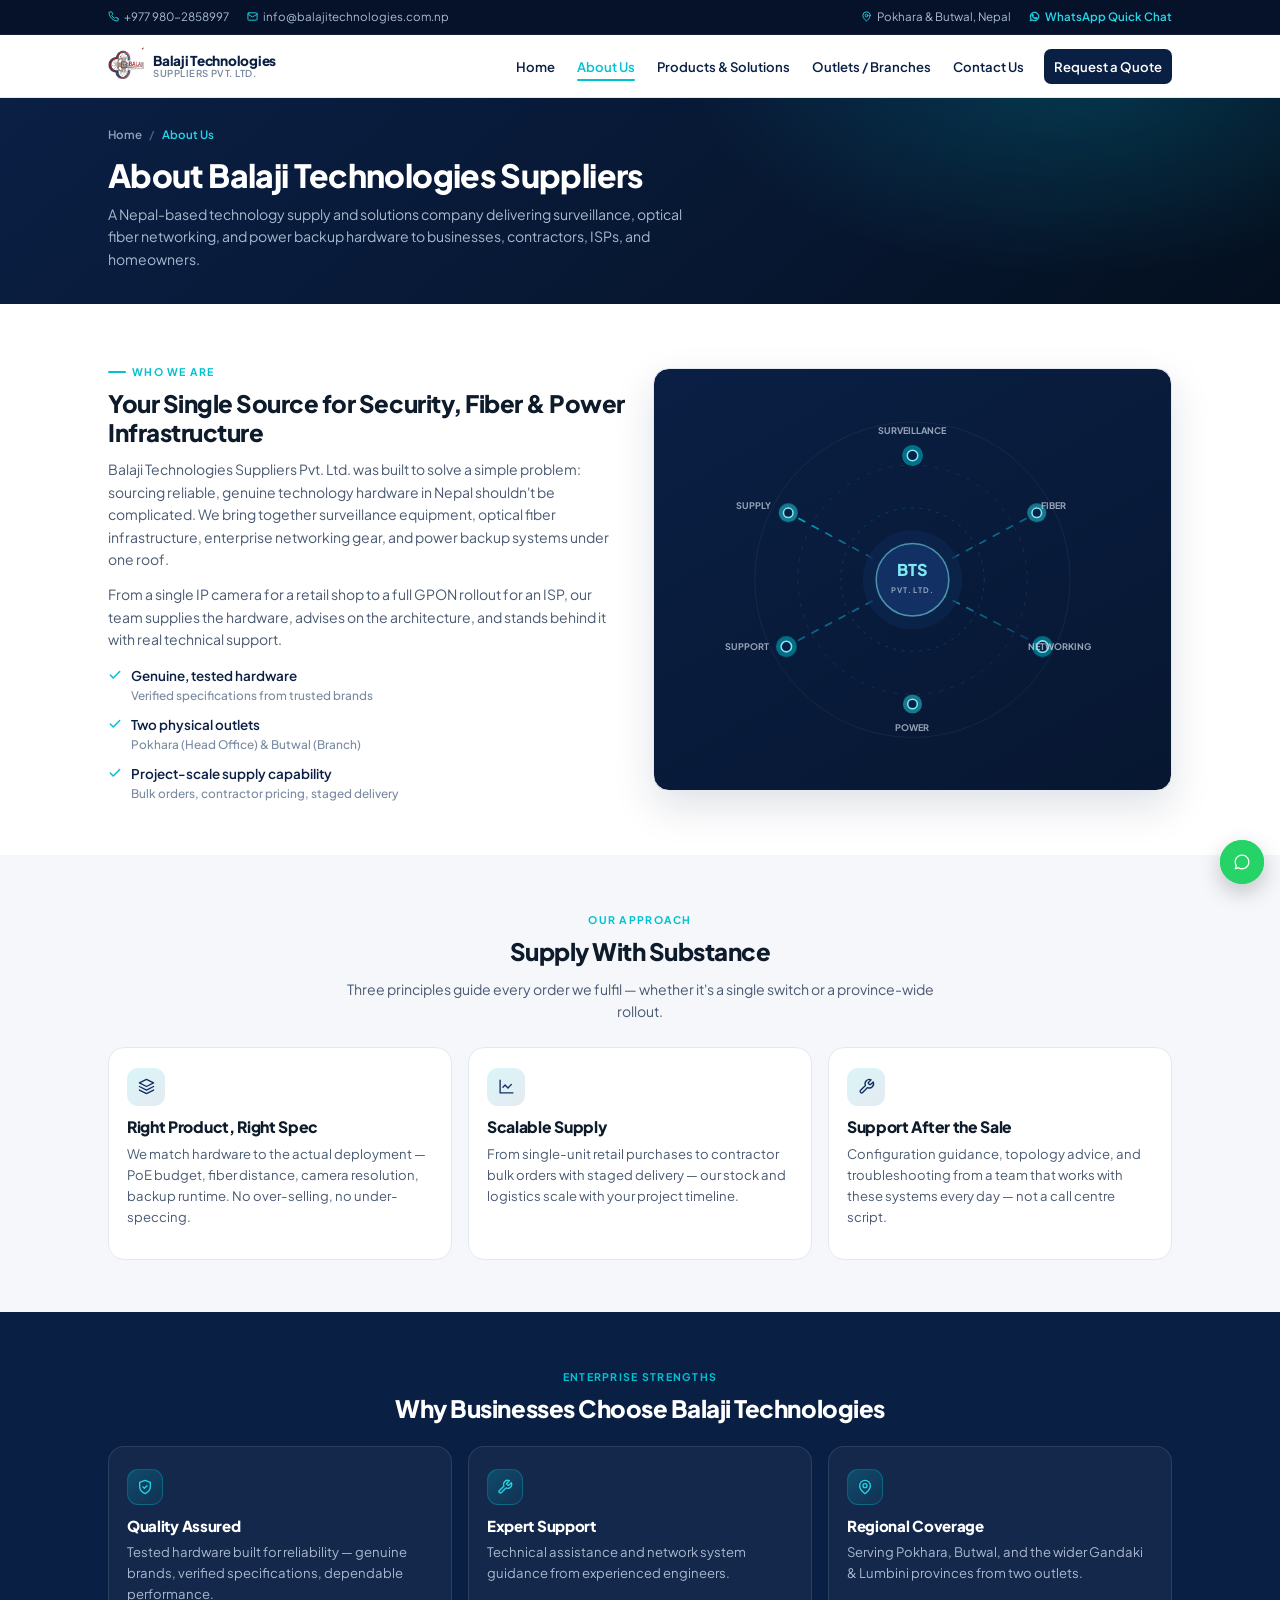
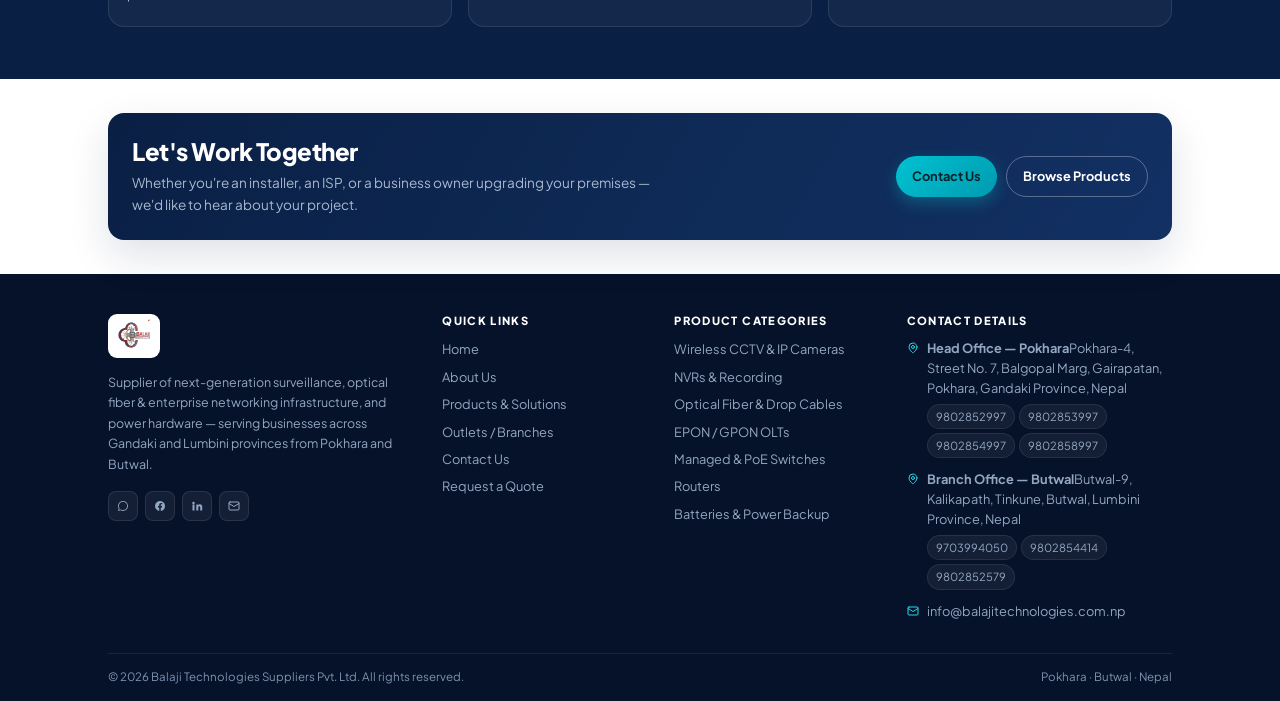
<file: about.html>
<!DOCTYPE html>
<html lang="en">
<head>
<meta charset="UTF-8" />
<meta name="viewport" content="width=device-width, initial-scale=1" />
<meta name="theme-color" content="#0A1F44" />
<title>About Us | Balaji Technologies Suppliers Pvt. Ltd.</title>
<meta name="description" content="Learn about Balaji Technologies Suppliers Pvt. Ltd. — a Nepal-based technology supply and solutions company delivering surveillance, fiber networking and power hardware from Pokhara and Butwal." />
<link rel="icon" href="logo.jpg" />
<link rel="preconnect" href="https://fonts.googleapis.com" />
<link rel="preconnect" href="https://fonts.gstatic.com" crossorigin />
<link href="https://fonts.googleapis.com/css2?family=Plus+Jakarta+Sans:wght@400;500;600;700;800&display=swap" rel="stylesheet" />
<style>
/* ============================================================
   BALAJI TECHNOLOGIES SUPPLIERS PVT. LTD.
   ============================================================ */
:root{
  --navy-900:#061229;--navy-800:#0A1F44;--navy-700:#123063;--navy-600:#1B417F;
  --teal-500:#00C2D1;--teal-400:#25D6E6;--teal-300:#7FE9F2;
  --ink:#0D1B2A;--body:#4A5A72;--muted:#7A8AA0;
  --line:#E4E9F0;--soft:#F5F7FA;--white:#FFFFFF;
  --ok:#12B76A;--danger:#E5484D;
  --radius:12px;--radius-lg:16px;
  --shadow-sm:0 1px 2px rgba(10,31,68,.06),0 2px 8px rgba(10,31,68,.05);
  --shadow:0 6px 20px rgba(10,31,68,.08);
  --shadow-lg:0 16px 40px rgba(10,31,68,.13);
  --ease:cubic-bezier(.22,.61,.36,1);
  --maxw:1100px;
}
*,*::before,*::after{box-sizing:border-box;}
html{scroll-behavior:smooth;scroll-padding-top:90px;-webkit-text-size-adjust:100%;}
body{margin:0;font-family:'Plus Jakarta Sans',-apple-system,BlinkMacSystemFont,'Segoe UI',Roboto,sans-serif;
  font-size:14px;line-height:1.6;color:var(--body);background:var(--white);overflow-x:hidden;}
img{max-width:100%;display:block;height:auto;}

/* GLOBAL SVG DEFAULT — every icon is 14px unless overridden below */
svg{display:block;width:14px;height:14px;max-width:100%;flex:none;overflow:visible;}

a{color:inherit;text-decoration:none;}
button{font:inherit;cursor:pointer;border:0;background:none;}
ul{margin:0;padding:0;list-style:none;}
h1,h2,h3,h4{color:var(--ink);font-weight:800;line-height:1.2;margin:0 0 .5em;letter-spacing:-.02em;}
h1{font-size:clamp(1.4rem,2.6vw,2rem);}
h2{font-size:clamp(1.15rem,1.9vw,1.5rem);}
h3{font-size:.98rem;}
h4{font-size:.9rem;}
p{margin:0 0 .8rem;}
:focus-visible{outline:2px solid var(--teal-500);outline-offset:2px;border-radius:4px;}

.container{width:100%;max-width:var(--maxw);margin-inline:auto;padding-inline:18px;}
.section{padding:36px 0;}
.section--soft{background:var(--soft);}
.section--dark{background:var(--navy-800);color:#C7D3E4;}
.section--tight{padding:26px 0;}
@media (min-width:900px){.section{padding:52px 0;}.section--tight{padding:34px 0;}}

.eyebrow{display:inline-flex;align-items:center;gap:6px;font-size:.66rem;font-weight:700;
  letter-spacing:.12em;text-transform:uppercase;color:var(--teal-500);margin-bottom:8px;}
.eyebrow::before{content:"";width:18px;height:2px;background:var(--teal-500);border-radius:2px;}
.section-head{max-width:620px;margin-bottom:24px;}
.section-head.center{margin-inline:auto;text-align:center;}
.section-head.center .eyebrow::before{display:none;}
.section-head p{font-size:.88rem;margin:0;}
.section--dark .section-head h2{color:#fff;}
.section--dark .section-head p{color:#A9B8CE;}

.btn{display:inline-flex;align-items:center;justify-content:center;gap:6px;
  padding:9px 16px;border-radius:100px;font-size:.8rem;font-weight:700;white-space:nowrap;
  transition:transform .22s var(--ease),box-shadow .22s var(--ease),background .22s var(--ease),
    color .22s var(--ease),border-color .22s var(--ease);}
.btn svg{width:12px;height:12px;}
.btn--primary{background:linear-gradient(135deg,var(--teal-500),#009BB0);color:#04222A;box-shadow:0 6px 16px rgba(0,194,209,.3);}
.btn--primary:hover{transform:translateY(-1px);box-shadow:0 10px 22px rgba(0,194,209,.4);}
.btn--ghost{background:transparent;color:var(--navy-800);border:1.4px solid var(--line);}
.btn--ghost:hover{border-color:var(--navy-800);transform:translateY(-1px);}
.btn--light{background:#fff;color:var(--navy-800);box-shadow:var(--shadow-sm);}
.btn--light:hover{transform:translateY(-1px);box-shadow:var(--shadow);}
.btn--outline-light{background:transparent;color:#fff;border:1.4px solid rgba(255,255,255,.3);}
.btn--outline-light:hover{background:rgba(255,255,255,.1);border-color:rgba(255,255,255,.6);}
.btn--sm{padding:7px 13px;font-size:.75rem;}
.btn--sm svg{width:11px;height:11px;}
.btn--block{width:100%;}
.reveal{opacity:0;transform:translateY(16px);transition:opacity .55s var(--ease),transform .55s var(--ease);}
.reveal.in{opacity:1;transform:none;}
@media (prefers-reduced-motion:reduce){.reveal{opacity:1;transform:none;transition:none;}html{scroll-behavior:auto;}*{animation:none!important;}}

.topbar{background:var(--navy-900);color:#A9BBD5;font-size:.72rem;border-bottom:1px solid rgba(255,255,255,.06);}
.topbar__inner{display:flex;align-items:center;justify-content:space-between;gap:14px;min-height:34px;flex-wrap:wrap;}
.topbar__group{display:flex;align-items:center;gap:18px;flex-wrap:wrap;}
.topbar__item{display:inline-flex;align-items:center;gap:5px;transition:color .2s;}
.topbar__item:hover{color:var(--teal-400);}
.topbar__item svg{width:11px;height:11px;stroke:var(--teal-400);}
.topbar__wa{color:var(--teal-400);font-weight:600;}
@media (max-width:980px){.topbar__inner{justify-content:center;padding-block:6px;}
  .topbar__group:first-child .topbar__item:not(:first-child){display:none;}}

.header{position:sticky;top:0;z-index:900;background:rgba(255,255,255,.93);
  backdrop-filter:blur(12px);-webkit-backdrop-filter:blur(12px);
  border-bottom:1px solid var(--line);transition:box-shadow .3s var(--ease),background .3s var(--ease);}
.header.scrolled{box-shadow:0 4px 18px rgba(10,31,68,.08);background:rgba(255,255,255,.98);}
.header__inner{display:flex;align-items:center;justify-content:space-between;gap:14px;min-height:62px;}
.logo{display:flex;align-items:center;gap:9px;flex:none;}
.logo__img{height:38px;width:auto;max-width:160px;object-fit:contain;display:block;}
.logo__mark{width:36px;height:36px;border-radius:10px;flex:none;display:grid;place-items:center;
  background:linear-gradient(140deg,var(--navy-800),var(--navy-600));color:var(--teal-400);
  font-weight:800;font-size:.85rem;box-shadow:0 4px 14px rgba(10,31,68,.24);}
.logo__text{display:flex;flex-direction:column;line-height:1.15;}
.logo__text strong{font-size:.85rem;font-weight:800;color:var(--navy-800);letter-spacing:-.02em;}
.logo__text small{font-size:.6rem;font-weight:600;color:var(--muted);letter-spacing:.05em;text-transform:uppercase;}
.footer .logo__text strong{color:#fff;}
.footer .logo__text small{color:#7E93AF;}
.nav{display:flex;align-items:center;gap:2px;}
.nav a{position:relative;padding:7px 10px;border-radius:7px;font-size:.82rem;font-weight:600;
  color:var(--navy-800);transition:color .2s,background .2s;}
.nav a:not(.nav__cta)::after{content:"";position:absolute;left:10px;right:10px;bottom:3px;height:2px;
  background:var(--teal-500);border-radius:2px;transform:scaleX(0);transform-origin:left;
  transition:transform .28s var(--ease);}
.nav a:not(.nav__cta):hover{color:var(--teal-500);}
.nav a:not(.nav__cta):hover::after,.nav a.active:not(.nav__cta)::after{transform:scaleX(1);}
.nav a.active:not(.nav__cta){color:var(--teal-500);}
.nav__cta{margin-left:8px;padding:8px 15px;border-radius:100px;background:var(--navy-800);color:#fff!important;font-size:.8rem;}
.nav__cta:hover{background:var(--teal-500);color:#04222A!important;}
.nav-toggle{display:none;width:38px;height:38px;border-radius:10px;border:1px solid var(--line);
  background:#fff;flex-direction:column;align-items:center;justify-content:center;gap:4px;}
.nav-toggle span{display:block;width:16px;height:2px;background:var(--navy-800);border-radius:2px;
  transition:transform .3s var(--ease),opacity .2s;}
.nav-toggle.open span:nth-child(1){transform:translateY(6px) rotate(45deg);}
.nav-toggle.open span:nth-child(2){opacity:0;}
.nav-toggle.open span:nth-child(3){transform:translateY(-6px) rotate(-45deg);}
@media (max-width:1040px){
  .nav-toggle{display:flex;}
  .nav{position:absolute;left:0;right:0;top:100%;flex-direction:column;align-items:stretch;gap:2px;
    background:#fff;border-bottom:1px solid var(--line);padding:10px 18px 16px;
    box-shadow:0 14px 30px rgba(10,31,68,.1);transform:translateY(-10px);opacity:0;visibility:hidden;
    transition:opacity .26s var(--ease),transform .26s var(--ease),visibility .26s;}
  .nav.open{transform:none;opacity:1;visibility:visible;}
  .nav a{padding:10px 10px;font-size:.9rem;border-radius:8px;}
  .nav a:not(.nav__cta)::after{display:none;}
  .nav a:not(.nav__cta):hover{background:var(--soft);}
  .nav__cta{margin:8px 0 0;text-align:center;justify-content:center;font-size:.86rem;padding:10px 16px;}
}

.page-hero{position:relative;overflow:hidden;color:#C7D3E4;
  background:radial-gradient(600px 320px at 84% -14%,rgba(0,194,209,.2),transparent 64%),
    linear-gradient(140deg,var(--navy-800) 0%,#071731 62%,#04101F 100%);
  padding:28px 0 34px;}
.page-hero .container{position:relative;z-index:1;}
.page-hero h1{color:#fff;margin-bottom:8px;}
.page-hero p{color:#A9B8CE;font-size:.88rem;max-width:600px;margin:0;}
.breadcrumb{display:flex;align-items:center;gap:7px;font-size:.72rem;font-weight:600;
  color:#8FA3BE;margin-bottom:12px;flex-wrap:wrap;}
.breadcrumb a:hover{color:var(--teal-400);}
.breadcrumb .sep{color:#4A6285;}
.breadcrumb .current{color:var(--teal-400);}

.hero{position:relative;overflow:hidden;padding:34px 0 40px;
  background:radial-gradient(700px 400px at 82% -8%,rgba(0,194,209,.14),transparent 62%),
    radial-gradient(600px 400px at 4% 108%,rgba(27,65,127,.18),transparent 60%),
    linear-gradient(170deg,#F8FAFD 0%,#FFFFFF 62%);}
.hero__inner{position:relative;display:grid;gap:26px;grid-template-columns:1.05fr .95fr;align-items:center;}
@media (max-width:900px){.hero__inner{grid-template-columns:1fr;gap:22px;}}
.pill{display:inline-flex;align-items:center;gap:7px;padding:5px 12px 5px 8px;border-radius:100px;
  background:#fff;border:1px solid var(--line);box-shadow:var(--shadow-sm);font-size:.7rem;
  font-weight:700;color:var(--navy-800);margin-bottom:14px;}
.pill .dot{width:7px;height:7px;border-radius:50%;background:var(--ok);flex:none;box-shadow:0 0 0 3px rgba(18,183,106,.18);}
.hero h1{margin-bottom:12px;color:var(--navy-800);}
.grad{background:linear-gradient(100deg,var(--teal-500),#1B417F 78%);-webkit-background-clip:text;background-clip:text;color:transparent;}
.hero__sub{font-size:.88rem;max-width:480px;margin-bottom:20px;}
.hero__cta{display:flex;flex-wrap:wrap;gap:9px;margin-bottom:22px;}
.hero__ticks{display:flex;flex-wrap:wrap;gap:8px 18px;}
.hero__ticks li{display:flex;align-items:center;gap:6px;font-size:.78rem;font-weight:600;color:var(--navy-800);}
.hero__ticks svg{width:13px;height:13px;color:var(--teal-500);}
.hero__visual{position:relative;}
.tech-panel{position:relative;border-radius:var(--radius-lg);overflow:hidden;padding:10px;
  background:linear-gradient(155deg,var(--navy-800) 0%,#071731 58%,#04101F 100%);
  box-shadow:var(--shadow-lg);border:1px solid rgba(255,255,255,.08);}
.tech-panel svg{width:100%;height:auto;position:relative;z-index:1;}
.tech-panel__glow{position:absolute;width:260px;height:260px;border-radius:50%;
  background:radial-gradient(circle,rgba(0,194,209,.32),transparent 68%);
  top:-70px;right:-50px;filter:blur(10px);pointer-events:none;}
.float-card{position:absolute;z-index:3;display:flex;align-items:center;gap:8px;
  background:rgba(255,255,255,.97);border:1px solid var(--line);border-radius:10px;padding:8px 11px;
  box-shadow:var(--shadow);animation:floaty 5.5s ease-in-out infinite;}
.float-card strong{display:block;font-size:.73rem;color:var(--navy-800);line-height:1.2;font-weight:800;}
.float-card span{display:block;font-size:.62rem;color:var(--muted);font-weight:600;}
.float-card__icon{width:24px;height:24px;border-radius:7px;flex:none;display:grid;place-items:center;
  background:linear-gradient(140deg,rgba(0,194,209,.18),rgba(27,65,127,.14));color:var(--navy-700);}
.float-card__icon svg{width:12px;height:12px;}
.float-card--a{top:8%;left:-16px;}
.float-card--b{bottom:9%;right:-14px;animation-delay:-2.6s;}
@keyframes floaty{0%,100%{transform:translateY(0);}50%{transform:translateY(-7px);}}
@media (max-width:520px){.float-card{padding:6px 9px;}.float-card__icon{width:20px;height:20px;}
  .float-card__icon svg{width:10px;height:10px;}.float-card--a{left:-3px;}.float-card--b{right:-3px;}}
.node-pulse{transform-origin:center;animation:nodePulse 3s ease-in-out infinite;}
@keyframes nodePulse{0%,100%{opacity:.35;transform:scale(1);}50%{opacity:.9;transform:scale(1.22);}}
.dash-flow{stroke-dasharray:7 9;animation:dashMove 1.6s linear infinite;}
@keyframes dashMove{to{stroke-dashoffset:-32;}}

.stats{background:var(--navy-800);position:relative;overflow:hidden;}
.stats__grid{position:relative;z-index:1;display:grid;grid-template-columns:repeat(4,1fr);gap:16px;padding:26px 0;}
.stat{text-align:center;padding:4px 8px;border-right:1px solid rgba(255,255,255,.1);}
.stat:last-child{border-right:0;}
.stat__num{font-size:clamp(1.25rem,2.2vw,1.7rem);font-weight:800;line-height:1.1;letter-spacing:-.03em;
  background:linear-gradient(120deg,#fff,var(--teal-300));-webkit-background-clip:text;background-clip:text;color:transparent;}
.stat__label{font-size:.7rem;color:#9FB2CB;font-weight:600;margin-top:2px;}
@media (max-width:760px){.stats__grid{grid-template-columns:repeat(2,1fr);gap:18px 10px;padding:24px 0;}.stat:nth-child(2){border-right:0;}}

.split{display:grid;grid-template-columns:1fr 1fr;gap:26px;align-items:center;}
@media (max-width:860px){.split{grid-template-columns:1fr;gap:22px;}}
.split__media{border-radius:var(--radius-lg);overflow:hidden;padding:10px;
  background:linear-gradient(150deg,var(--navy-800),#071731);border:1px solid var(--line);box-shadow:var(--shadow-lg);}
.split__media svg{width:100%;height:auto;}
.check-list{display:flex;flex-direction:column;gap:10px;margin-top:16px;}
.check-list li{display:flex;gap:9px;font-size:.84rem;color:var(--navy-800);font-weight:600;line-height:1.5;}
.check-list svg{width:14px;height:14px;margin-top:2px;color:var(--teal-500);}
.check-list small{display:block;font-weight:500;font-size:.74rem;color:var(--muted);margin-top:1px;}

.cat-grid{display:grid;grid-template-columns:repeat(3,1fr);gap:16px;}
@media (max-width:1000px){.cat-grid{grid-template-columns:1fr;max-width:520px;margin-inline:auto;}}
.cat-card{position:relative;display:flex;flex-direction:column;background:#fff;
  border:1px solid var(--line);border-radius:var(--radius-lg);padding:20px 18px 18px;overflow:hidden;
  transition:transform .3s var(--ease),box-shadow .3s var(--ease),border-color .3s var(--ease);}
.cat-card::before{content:"";position:absolute;left:0;right:0;top:0;height:3px;
  background:linear-gradient(90deg,var(--teal-500),var(--navy-600));
  transform:scaleX(0);transform-origin:left;transition:transform .4s var(--ease);}
.cat-card:hover{transform:translateY(-4px);box-shadow:var(--shadow-lg);border-color:transparent;}
.cat-card:hover::before{transform:scaleX(1);}
.cat-card__icon{width:38px;height:38px;border-radius:11px;display:grid;place-items:center;
  background:linear-gradient(140deg,rgba(0,194,209,.15),rgba(27,65,127,.11));
  color:var(--navy-700);margin-bottom:12px;transition:background .3s var(--ease),color .3s var(--ease);}
.cat-card__icon svg{width:17px;height:17px;}
.cat-card:hover .cat-card__icon{background:linear-gradient(140deg,var(--navy-800),var(--navy-600));color:var(--teal-400);}
.cat-card h3{margin-bottom:6px;}
.cat-card > p{font-size:.82rem;margin-bottom:14px;}
.cat-list{display:flex;flex-direction:column;gap:8px;margin-top:auto;padding-top:12px;border-top:1px dashed var(--line);}
.cat-list li{display:flex;align-items:flex-start;gap:7px;font-size:.8rem;color:var(--navy-800);font-weight:600;line-height:1.45;}
.cat-list svg{width:12px;height:12px;margin-top:3px;color:var(--teal-500);}
.cat-list small{display:block;font-weight:500;font-size:.7rem;color:var(--muted);margin-top:1px;}
.cat-card__link{display:inline-flex;align-items:center;gap:6px;margin-top:14px;font-size:.77rem;
  font-weight:800;color:var(--navy-800);transition:gap .25s var(--ease),color .25s var(--ease);}
.cat-card__link:hover{gap:10px;color:var(--teal-500);}
.cat-card__link svg{width:12px;height:12px;}

.product-block{background:#fff;border:1px solid var(--line);border-radius:var(--radius-lg);
  padding:20px;margin-bottom:18px;box-shadow:var(--shadow-sm);scroll-margin-top:90px;}
.product-block__head{display:flex;gap:14px;align-items:flex-start;margin-bottom:18px;
  padding-bottom:16px;border-bottom:1px dashed var(--line);}
.product-block__icon{width:42px;height:42px;border-radius:12px;flex:none;display:grid;place-items:center;
  background:linear-gradient(140deg,var(--navy-800),var(--navy-600));color:var(--teal-400);box-shadow:0 6px 16px rgba(10,31,68,.2);}
.product-block__icon svg{width:18px;height:18px;}
.product-block__head h2{margin-bottom:5px;}
.product-block__head p{margin:0;font-size:.84rem;max-width:640px;}
@media (max-width:600px){.product-block__head{flex-direction:column;gap:10px;}}
.item-grid{display:grid;grid-template-columns:repeat(auto-fit,minmax(190px,1fr));gap:12px;}
.item{background:var(--soft);border:1px solid var(--line);border-radius:var(--radius);padding:14px 15px;
  transition:transform .28s var(--ease),background .28s var(--ease),border-color .28s var(--ease);}
.item:hover{transform:translateY(-3px);background:#fff;border-color:rgba(0,194,209,.5);}
.item h4{margin-bottom:4px;color:var(--navy-800);font-size:.86rem;}
.item p{font-size:.76rem;margin:0;}
.item__tag{display:inline-block;font-size:.6rem;font-weight:800;letter-spacing:.1em;text-transform:uppercase;color:var(--teal-500);margin-bottom:6px;}

.why__grid{display:grid;grid-template-columns:repeat(3,1fr);gap:16px;}
@media (max-width:900px){.why__grid{grid-template-columns:1fr;max-width:520px;margin-inline:auto;}}
.why-card{background:rgba(255,255,255,.045);border:1px solid rgba(255,255,255,.1);
  border-radius:var(--radius-lg);padding:22px 18px;transition:background .3s var(--ease),transform .3s var(--ease),border-color .3s var(--ease);}
.why-card:hover{background:rgba(255,255,255,.085);border-color:rgba(0,194,209,.45);transform:translateY(-4px);}
.why-card__icon{width:36px;height:36px;border-radius:11px;display:grid;place-items:center;
  background:linear-gradient(140deg,rgba(0,194,209,.24),rgba(0,194,209,.06));
  border:1px solid rgba(0,194,209,.28);color:var(--teal-400);margin-bottom:12px;}
.why-card__icon svg{width:16px;height:16px;}
.why-card h3{color:#fff;font-size:.94rem;margin-bottom:6px;}
.why-card p{color:#A9B8CE;font-size:.82rem;margin:0;}

.branch-grid{display:grid;grid-template-columns:repeat(2,1fr);gap:18px;}
@media (max-width:860px){.branch-grid{grid-template-columns:1fr;}}
.branch{background:#fff;border:1px solid var(--line);border-radius:var(--radius-lg);overflow:hidden;
  display:flex;flex-direction:column;box-shadow:var(--shadow-sm);transition:transform .3s var(--ease),box-shadow .3s var(--ease);}
.branch:hover{transform:translateY(-4px);box-shadow:var(--shadow-lg);}
.branch__map{position:relative;height:180px;background:var(--soft);}
.branch__map iframe{width:100%;height:100%;border:0;display:block;filter:grayscale(.22) contrast(1.03);}
.branch__tag{position:absolute;top:10px;left:10px;z-index:2;padding:4px 10px;border-radius:100px;
  background:rgba(10,31,68,.92);color:#fff;font-size:.62rem;font-weight:800;letter-spacing:.09em;text-transform:uppercase;}
.branch__tag.is-branch{background:rgba(0,194,209,.94);color:#04222A;}
.branch__body{padding:18px;flex:1;display:flex;flex-direction:column;}
.branch__body h3{font-size:.98rem;margin-bottom:12px;}
.branch__row{display:flex;gap:9px;margin-bottom:11px;font-size:.82rem;line-height:1.55;}
.branch__row > svg{width:14px;height:14px;margin-top:3px;color:var(--teal-500);}
.branch__row strong{display:block;color:var(--navy-800);font-weight:800;font-size:.66rem;letter-spacing:.08em;text-transform:uppercase;margin-bottom:4px;}
.branch__row a:hover{color:var(--teal-500);}
.branch__actions{display:flex;flex-wrap:wrap;gap:8px;margin-top:auto;padding-top:14px;border-top:1px dashed var(--line);}
.branch__actions .btn{flex:1 1 auto;min-width:120px;}
.phone-chips{display:flex;flex-wrap:wrap;gap:5px;margin-top:2px;}
.phone-chips a{display:inline-flex;align-items:center;gap:4px;padding:4px 9px;border-radius:100px;
  background:var(--soft);border:1px solid var(--line);font-size:.72rem;font-weight:700;color:var(--navy-800);
  transition:background .22s var(--ease),border-color .22s var(--ease),color .22s var(--ease),transform .22s var(--ease);}
.phone-chips a:hover{background:var(--navy-800);border-color:var(--navy-800);color:#fff;transform:translateY(-1px);}
.phone-chips svg{width:10px;height:10px;}

.contact-grid{display:grid;grid-template-columns:1fr 1.2fr;gap:28px;align-items:start;}
@media (max-width:900px){.contact-grid{grid-template-columns:1fr;gap:22px;}}
.contact-info__list{display:flex;flex-direction:column;gap:4px;margin-top:18px;}
.contact-info__item{display:flex;gap:11px;padding:12px;border-radius:var(--radius);transition:background .3s var(--ease),transform .3s var(--ease);}
.contact-info__item:hover{background:var(--soft);transform:translateX(3px);}
.contact-info__icon{width:32px;height:32px;border-radius:9px;flex:none;display:grid;place-items:center;
  background:linear-gradient(140deg,rgba(0,194,209,.16),rgba(27,65,127,.1));color:var(--navy-700);}
.contact-info__icon svg{width:14px;height:14px;}
.contact-info__item strong{display:block;font-size:.66rem;letter-spacing:.09em;text-transform:uppercase;color:var(--muted);font-weight:800;margin-bottom:4px;}
.contact-info__item span,.contact-info__item a{font-size:.84rem;color:var(--navy-800);font-weight:600;line-height:1.55;}
.contact-info__item a:hover{color:var(--teal-500);}
.contact-cta-row{display:flex;flex-wrap:wrap;gap:8px;margin-top:18px;}
.form-card{background:#fff;border:1px solid var(--line);border-radius:var(--radius-lg);
  padding:22px;box-shadow:var(--shadow);position:relative;overflow:hidden;}
.form-card::before{content:"";position:absolute;inset:0 0 auto 0;height:4px;background:linear-gradient(90deg,var(--teal-500),var(--navy-600));}
.form-card h3{margin-bottom:4px;}
.form-card > p{font-size:.82rem;margin-bottom:18px;}
.form-grid{display:grid;grid-template-columns:1fr 1fr;gap:14px;}
.field{display:flex;flex-direction:column;gap:5px;}
.field--full{grid-column:1/-1;}
@media (max-width:560px){.form-grid{grid-template-columns:1fr;}}
.field label{font-size:.72rem;font-weight:800;color:var(--navy-800);}
.field label .req{color:var(--danger);}
.field input,.field select,.field textarea{width:100%;padding:9px 12px;border:1.4px solid var(--line);
  border-radius:9px;background:#FBFCFE;font:inherit;font-size:.84rem;color:var(--navy-800);transition:border-color .2s var(--ease),box-shadow .2s var(--ease);}
.field textarea{resize:vertical;min-height:88px;}
.field select{appearance:none;background-image:url("data:image/svg+xml,%3Csvg xmlns='http://www.w3.org/2000/svg' width='12' height='12' viewBox='0 0 24 24' fill='none' stroke='%237A8AA0' stroke-width='2.5'%3E%3Cpolyline points='6 9 12 15 18 9'/%3E%3C/svg%3E");background-repeat:no-repeat;background-position:right 12px center;padding-right:34px;}
.field input:focus,.field select:focus,.field textarea:focus{outline:none;border-color:var(--teal-500);background:#fff;box-shadow:0 0 0 3px rgba(0,194,209,.14);}
.field.error input,.field.error select,.field.error textarea{border-color:var(--danger);background:#FFF8F8;}
.field__err{font-size:.68rem;color:var(--danger);font-weight:700;display:none;}
.field.error .field__err{display:block;}
.form-foot{display:flex;flex-wrap:wrap;align-items:center;gap:12px;margin-top:16px;}
.form-foot .btn{flex:1 1 180px;}
.form-note{font-size:.7rem;color:var(--muted);flex:1 1 100%;}
.form-success{display:none;text-align:center;padding:20px 10px;}
.form-success.show{display:block;}
.form-success__icon{width:44px;height:44px;border-radius:50%;margin:0 auto 12px;display:grid;place-items:center;background:rgba(18,183,106,.12);color:var(--ok);}
.form-success__icon svg{width:20px;height:20px;}
.form-success p{font-size:.82rem;max-width:380px;margin-inline:auto;}

.cta-band{position:relative;overflow:hidden;border-radius:var(--radius-lg);padding:24px;
  display:flex;flex-wrap:wrap;align-items:center;justify-content:space-between;gap:20px;box-shadow:var(--shadow-lg);
  background:linear-gradient(120deg,var(--navy-800) 0%,#0E2A56 55%,#123063 100%);}
.cta-band__text{position:relative;z-index:1;max-width:520px;}
.cta-band h2{color:#fff;margin-bottom:6px;}
.cta-band p{color:#A9B8CE;margin:0;font-size:.85rem;}
.cta-band__actions{position:relative;z-index:1;display:flex;flex-wrap:wrap;gap:9px;}

.footer{background:var(--navy-900);color:#93A6C1;padding-top:40px;font-size:.8rem;}
.footer__grid{display:grid;grid-template-columns:1.5fr 1fr 1fr 1.3fr;gap:28px;padding-bottom:32px;}
@media (max-width:1000px){.footer__grid{grid-template-columns:1fr 1fr;gap:26px;}}
@media (max-width:560px){.footer__grid{grid-template-columns:1fr;}}
.footer .logo__img{background:#fff;padding:5px 10px;border-radius:9px;height:44px;}
.footer__about{margin-top:14px;max-width:300px;line-height:1.65;font-size:.78rem;}
.footer h4{color:#fff;font-size:.7rem;letter-spacing:.12em;text-transform:uppercase;margin-bottom:12px;font-weight:800;}
.footer__links{display:flex;flex-direction:column;gap:7px;}
.footer__links a{transition:color .2s,transform .2s var(--ease);display:inline-block;font-size:.8rem;}
.footer__links a:hover{color:var(--teal-400);transform:translateX(3px);}
.footer__contact{display:flex;flex-direction:column;gap:12px;}
.footer__contact > div{display:flex;gap:8px;line-height:1.55;}
.footer__contact svg{width:12px;height:12px;margin-top:3px;color:var(--teal-400);}
.footer__contact a:hover{color:var(--teal-400);}
.footer__phones{display:flex;flex-wrap:wrap;gap:4px;margin-top:5px;}
.footer__phones a{font-size:.7rem;padding:3px 8px;border-radius:100px;background:rgba(255,255,255,.06);border:1px solid rgba(255,255,255,.08);transition:.2s;}
.footer__phones a:hover{background:var(--teal-500);color:#04222A;border-color:var(--teal-500);}
.socials{display:flex;gap:7px;margin-top:16px;}
.socials a{width:30px;height:30px;border-radius:8px;display:grid;place-items:center;
  background:rgba(255,255,255,.06);border:1px solid rgba(255,255,255,.09);
  transition:background .22s var(--ease),transform .22s var(--ease),color .22s;}
.socials a svg{width:12px;height:12px;}
.socials a:hover{background:var(--teal-500);color:#04222A;transform:translateY(-2px);}
.footer__bottom{border-top:1px solid rgba(255,255,255,.08);padding:14px 0;display:flex;flex-wrap:wrap;gap:10px;align-items:center;justify-content:space-between;font-size:.72rem;color:#7E93AF;}
.footer__bottom a:hover{color:var(--teal-400);}

.fab-stack{position:fixed;right:16px;bottom:16px;z-index:950;display:flex;flex-direction:column;gap:9px;align-items:flex-end;}
.fab{width:44px;height:44px;border-radius:50%;display:grid;place-items:center;box-shadow:0 8px 22px rgba(0,0,0,.22);position:relative;transition:transform .25s var(--ease),box-shadow .25s var(--ease);}
.fab:hover{transform:scale(1.08) translateY(-1px);box-shadow:0 12px 28px rgba(0,0,0,.28);}
.fab svg{width:18px;height:18px;}
.fab--wa{background:#25D366;color:#fff;}
.fab--wa::after{content:"";position:absolute;inset:0;border-radius:50%;border:2px solid #25D366;animation:ripple 2.4s infinite;}
@keyframes ripple{0%{transform:scale(1);opacity:.75;}100%{transform:scale(1.65);opacity:0;}}
.fab--top{width:34px;height:34px;background:#fff;color:var(--navy-800);border:1px solid var(--line);opacity:0;visibility:hidden;transform:translateY(8px);}
.fab--top.show{opacity:1;visibility:visible;transform:none;}
.fab--top svg{width:14px;height:14px;}
.fab-label{position:absolute;right:calc(100% + 10px);top:50%;transform:translateY(-50%);
  background:var(--navy-800);color:#fff;font-size:.7rem;font-weight:700;padding:6px 10px;border-radius:7px;
  white-space:nowrap;opacity:0;pointer-events:none;transition:opacity .22s var(--ease);}
.fab:hover .fab-label{opacity:1;}

@media (max-width:600px){
  .fab-label{display:none;}
  .fab-stack{right:12px;bottom:12px;}
  .fab{width:42px;height:42px;}
  .fab svg{width:17px;height:17px;}
  .fab--top{width:32px;height:32px;}
  .fab--top svg{width:13px;height:13px;}
}
</style>
</head>
<body>

<div class="topbar">
  <div class="container topbar__inner">
    <div class="topbar__group">
      <a class="topbar__item" href="tel:+9779802858997">
        <svg viewBox="0 0 24 24" fill="none" stroke="currentColor" stroke-width="2" stroke-linecap="round" stroke-linejoin="round"><path d="M22 16.92v3a2 2 0 0 1-2.18 2 19.79 19.79 0 0 1-8.63-3.07 19.5 19.5 0 0 1-6-6 19.79 19.79 0 0 1-3.07-8.67A2 2 0 0 1 4.11 2h3a2 2 0 0 1 2 1.72c.13.96.36 1.9.7 2.81a2 2 0 0 1-.45 2.11L8.09 9.91a16 16 0 0 0 6 6l1.27-1.27a2 2 0 0 1 2.11-.45c.9.34 1.85.57 2.81.7A2 2 0 0 1 22 16.92Z"/></svg>
        +977 980-2858997
      </a>
      <a class="topbar__item" href="mailto:info@balajitechnologies.com.np">
        <svg viewBox="0 0 24 24" fill="none" stroke="currentColor" stroke-width="2" stroke-linecap="round" stroke-linejoin="round"><rect x="2" y="4" width="20" height="16" rx="2"/><path d="m22 7-10 6L2 7"/></svg>
        info@balajitechnologies.com.np
      </a>
    </div>
    <div class="topbar__group">
      <span class="topbar__item">
        <svg viewBox="0 0 24 24" fill="none" stroke="currentColor" stroke-width="2" stroke-linecap="round" stroke-linejoin="round"><path d="M20 10c0 6-8 12-8 12s-8-6-8-12a8 8 0 0 1 16 0Z"/><circle cx="12" cy="10" r="3"/></svg>
        Pokhara &amp; Butwal, Nepal
      </span>
      <a class="topbar__item topbar__wa" href="https://wa.me/9779802858997" target="_blank" rel="noopener">
        <svg viewBox="0 0 24 24" fill="currentColor"><path d="M17.47 14.38c-.3-.15-1.76-.87-2.03-.97-.27-.1-.47-.15-.67.15-.2.3-.77.97-.94 1.17-.17.2-.35.22-.65.07-.3-.15-1.26-.46-2.4-1.48-.89-.79-1.49-1.77-1.66-2.07-.17-.3-.02-.46.13-.61.13-.13.3-.35.45-.52.15-.17.2-.3.3-.5.1-.2.05-.37-.02-.52-.08-.15-.68-1.63-.93-2.23-.24-.58-.49-.5-.67-.51h-.57c-.2 0-.52.07-.8.37-.27.3-1.04 1.02-1.04 2.48s1.07 2.88 1.22 3.08c.15.2 2.1 3.2 5.08 4.49.71.31 1.26.49 1.69.63.71.23 1.36.19 1.87.12.57-.09 1.76-.72 2.01-1.41.25-.7.25-1.29.17-1.41-.07-.13-.27-.2-.57-.35Z"/><path d="M12.04 2C6.58 2 2.13 6.45 2.13 11.91c0 1.75.46 3.45 1.32 4.96L2 22l5.25-1.38a9.87 9.87 0 0 0 4.79 1.22h.01c5.46 0 9.91-4.45 9.91-9.91S17.5 2 12.04 2Zm0 18.13h-.01a8.2 8.2 0 0 1-4.19-1.15l-.3-.18-3.12.82.83-3.04-.2-.31a8.19 8.19 0 0 1-1.26-4.36c0-4.54 3.7-8.23 8.25-8.23 2.2 0 4.27.86 5.83 2.41a8.19 8.19 0 0 1 2.41 5.83c0 4.54-3.7 8.21-8.24 8.21Z"/></svg>
        WhatsApp Quick Chat
      </a>
    </div>
  </div>
</div>

<header class="header" id="header">
  <div class="container header__inner">
    <a href="index.html" class="logo" aria-label="Balaji Technologies Suppliers Pvt. Ltd. — Home">
      <span class="logo__mark">BT</span>
      <img src="logo.jpg" alt="Balaji Technologies Suppliers Pvt. Ltd. logo" class="logo__img" />
      <span class="logo__text">
        <strong>Balaji Technologies</strong>
        <small>Suppliers Pvt. Ltd.</small>
      </span>
    </a>
    <nav class="nav" id="nav" aria-label="Main navigation">
      <a href="index.html">Home</a>
      <a href="about.html" class="active">About Us</a>
      <a href="products.html">Products &amp; Solutions</a>
      <a href="branches.html">Outlets / Branches</a>
      <a href="contact.html">Contact Us</a>
      <a href="contact.html" class="nav__cta">Request a Quote</a>
    </nav>
    <button class="nav-toggle" id="navToggle" aria-label="Toggle navigation menu" aria-expanded="false" aria-controls="nav">
      <span></span><span></span><span></span>
    </button>
  </div>
</header>

<main>

<!-- PAGE HERO -->
<section class="page-hero">
  <div class="container">
    <nav class="breadcrumb" aria-label="Breadcrumb">
      <a href="index.html">Home</a>
      <span class="sep">/</span>
      <span class="current">About Us</span>
    </nav>
    <h1>About Balaji Technologies Suppliers</h1>
    <p>A Nepal-based technology supply and solutions company delivering surveillance, optical fiber networking, and power backup hardware to businesses, contractors, ISPs, and homeowners.</p>
  </div>
</section>

<!-- ABOUT SPLIT -->
<section class="section">
  <div class="container">
    <div class="split">
      <div class="reveal">
        <span class="eyebrow">Who We Are</span>
        <h2>Your Single Source for Security, Fiber &amp; Power Infrastructure</h2>
        <p>Balaji Technologies Suppliers Pvt. Ltd. was built to solve a simple problem: sourcing reliable, genuine technology hardware in Nepal shouldn't be complicated. We bring together surveillance equipment, optical fiber infrastructure, enterprise networking gear, and power backup systems under one roof.</p>
        <p>From a single IP camera for a retail shop to a full GPON rollout for an ISP, our team supplies the hardware, advises on the architecture, and stands behind it with real technical support.</p>

        <ul class="check-list">
          <li>
            <svg viewBox="0 0 24 24" fill="none" stroke="currentColor" stroke-width="2.6" stroke-linecap="round" stroke-linejoin="round"><path d="M20 6 9 17l-5-5"/></svg>
            <span>Genuine, tested hardware<small>Verified specifications from trusted brands</small></span>
          </li>
          <li>
            <svg viewBox="0 0 24 24" fill="none" stroke="currentColor" stroke-width="2.6" stroke-linecap="round" stroke-linejoin="round"><path d="M20 6 9 17l-5-5"/></svg>
            <span>Two physical outlets<small>Pokhara (Head Office) &amp; Butwal (Branch)</small></span>
          </li>
          <li>
            <svg viewBox="0 0 24 24" fill="none" stroke="currentColor" stroke-width="2.6" stroke-linecap="round" stroke-linejoin="round"><path d="M20 6 9 17l-5-5"/></svg>
            <span>Project-scale supply capability<small>Bulk orders, contractor pricing, staged delivery</small></span>
          </li>
        </ul>
      </div>

      <div class="split__media reveal">
        <svg viewBox="0 0 520 420" role="img" aria-label="Illustration of the Balaji Technologies supply network across Nepal">
          <defs>
            <linearGradient id="aGrad" x1="0" y1="0" x2="1" y2="1">
              <stop offset="0%" stop-color="#00C2D1" stop-opacity=".95"/>
              <stop offset="100%" stop-color="#1B417F" stop-opacity=".5"/>
            </linearGradient>
          </defs>
          <circle cx="260" cy="210" r="165" fill="none" stroke="rgba(255,255,255,.06)" stroke-width="1"/>
          <circle cx="260" cy="210" r="120" fill="none" stroke="rgba(255,255,255,.08)" stroke-width="1" stroke-dasharray="4 8"/>
          <circle cx="260" cy="210" r="75" fill="none" stroke="rgba(0,194,209,.22)" stroke-width="1" stroke-dasharray="3 6"/>

          <g stroke="url(#aGrad)" stroke-width="1.8" fill="none" stroke-linecap="round">
            <path class="dash-flow" d="M260 210 L260 80"/>
            <path class="dash-flow" d="M260 210 L390 140" style="animation-delay:-.4s"/>
            <path class="dash-flow" d="M260 210 L396 280" style="animation-delay:-.8s"/>
            <path class="dash-flow" d="M260 210 L260 340" style="animation-delay:-1.2s"/>
            <path class="dash-flow" d="M260 210 L128 280" style="animation-delay:-1.6s"/>
            <path class="dash-flow" d="M260 210 L130 140" style="animation-delay:-2s"/>
          </g>

          <g filter="url(#softGlow)">
            <circle class="node-pulse" cx="260" cy="80" r="11" fill="#00C2D1" opacity=".5"/>
            <circle class="node-pulse" cx="390" cy="140" r="10" fill="#25D6E6" opacity=".5" style="animation-delay:-.6s"/>
            <circle class="node-pulse" cx="396" cy="280" r="11" fill="#00C2D1" opacity=".5" style="animation-delay:-1.2s"/>
            <circle class="node-pulse" cx="260" cy="340" r="10" fill="#25D6E6" opacity=".5" style="animation-delay:-1.8s"/>
            <circle class="node-pulse" cx="128" cy="280" r="11" fill="#00C2D1" opacity=".5" style="animation-delay:-2.4s"/>
            <circle class="node-pulse" cx="130" cy="140" r="10" fill="#25D6E6" opacity=".5" style="animation-delay:-3s"/>
          </g>

          <g fill="#0A1F44" stroke="#7FE9F2" stroke-width="1.6">
            <circle cx="260" cy="80" r="5.5"/><circle cx="390" cy="140" r="5"/>
            <circle cx="396" cy="280" r="6"/><circle cx="260" cy="340" r="5"/>
            <circle cx="128" cy="280" r="5.5"/><circle cx="130" cy="140" r="5"/>
          </g>

          <circle cx="260" cy="210" r="52" fill="#0E2A56" opacity=".55"/>
          <circle cx="260" cy="210" r="38" fill="#123063" stroke="rgba(127,233,242,.55)" stroke-width="1.6"/>
          <text x="260" y="206" text-anchor="middle" font-family="'Plus Jakarta Sans',sans-serif" font-size="17" font-weight="800" fill="#7FE9F2">BTS</text>
          <text x="260" y="224" text-anchor="middle" font-family="'Plus Jakarta Sans',sans-serif" font-size="8" font-weight="700" fill="rgba(199,211,228,.7)" letter-spacing="1">PVT. LTD.</text>

          <g font-family="'Plus Jakarta Sans',sans-serif" font-size="9.5" font-weight="700" fill="rgba(199,211,228,.75)">
            <text x="260" y="58" text-anchor="middle">SURVEILLANCE</text>
            <text x="408" y="136" text-anchor="middle">FIBER</text>
            <text x="414" y="284" text-anchor="middle">NETWORKING</text>
            <text x="260" y="368" text-anchor="middle">POWER</text>
            <text x="110" y="284" text-anchor="end">SUPPORT</text>
            <text x="112" y="136" text-anchor="end">SUPPLY</text>
          </g>
        </svg>
      </div>
    </div>
  </div>
</section>

<!-- MISSION / APPROACH -->
<section class="section section--soft">
  <div class="container">
    <div class="section-head center reveal">
      <span class="eyebrow">Our Approach</span>
      <h2>Supply With Substance</h2>
      <p>Three principles guide every order we fulfil — whether it's a single switch or a province-wide rollout.</p>
    </div>

    <div class="cat-grid">
      <article class="cat-card reveal">
        <div class="cat-card__icon"><svg viewBox="0 0 24 24" fill="none" stroke="currentColor" stroke-width="1.9" stroke-linecap="round" stroke-linejoin="round"><path d="M12 2 2 7l10 5 10-5-10-5Z"/><path d="m2 17 10 5 10-5"/><path d="m2 12 10 5 10-5"/></svg></div>
        <h3>Right Product, Right Spec</h3>
        <p>We match hardware to the actual deployment — PoE budget, fiber distance, camera resolution, backup runtime. No over-selling, no under-speccing.</p>
      </article>
      <article class="cat-card reveal">
        <div class="cat-card__icon"><svg viewBox="0 0 24 24" fill="none" stroke="currentColor" stroke-width="1.9" stroke-linecap="round" stroke-linejoin="round"><path d="M3 3v18h18"/><path d="m19 9-5 5-4-4-3 3"/></svg></div>
        <h3>Scalable Supply</h3>
        <p>From single-unit retail purchases to contractor bulk orders with staged delivery — our stock and logistics scale with your project timeline.</p>
      </article>
      <article class="cat-card reveal">
        <div class="cat-card__icon"><svg viewBox="0 0 24 24" fill="none" stroke="currentColor" stroke-width="1.9" stroke-linecap="round" stroke-linejoin="round"><path d="M14.7 6.3a1 1 0 0 0 0 1.4l1.6 1.6a1 1 0 0 0 1.4 0l3.77-3.77a6 6 0 0 1-7.94 7.94l-6.91 6.91a2.12 2.12 0 0 1-3-3l6.91-6.91a6 6 0 0 1 7.94-7.94l-3.76 3.76Z"/></svg></div>
        <h3>Support After the Sale</h3>
        <p>Configuration guidance, topology advice, and troubleshooting from a team that works with these systems every day — not a call centre script.</p>
      </article>
    </div>
  </div>
</section>

<!-- STRENGTHS -->
<section class="section section--dark why">
  <div class="container">
    <div class="section-head center reveal">
      <span class="eyebrow">Enterprise Strengths</span>
      <h2>Why Businesses Choose Balaji Technologies</h2>
    </div>
    <div class="why__grid">
      <article class="why-card reveal">
        <div class="why-card__icon"><svg viewBox="0 0 24 24" fill="none" stroke="currentColor" stroke-width="2" stroke-linecap="round" stroke-linejoin="round"><path d="M12 22s8-4 8-10V5l-8-3-8 3v7c0 6 8 10 8 10Z"/><path d="m9 12 2 2 4-4"/></svg></div>
        <h3>Quality Assured</h3>
        <p>Tested hardware built for reliability — genuine brands, verified specifications, dependable performance.</p>
      </article>
      <article class="why-card reveal">
        <div class="why-card__icon"><svg viewBox="0 0 24 24" fill="none" stroke="currentColor" stroke-width="2" stroke-linecap="round" stroke-linejoin="round"><path d="M14.7 6.3a1 1 0 0 0 0 1.4l1.6 1.6a1 1 0 0 0 1.4 0l3.77-3.77a6 6 0 0 1-7.94 7.94l-6.91 6.91a2.12 2.12 0 0 1-3-3l6.91-6.91a6 6 0 0 1 7.94-7.94l-3.76 3.76Z"/></svg></div>
        <h3>Expert Support</h3>
        <p>Technical assistance and network system guidance from experienced engineers.</p>
      </article>
      <article class="why-card reveal">
        <div class="why-card__icon"><svg viewBox="0 0 24 24" fill="none" stroke="currentColor" stroke-width="2" stroke-linecap="round" stroke-linejoin="round"><path d="M20 10c0 6-8 12-8 12s-8-6-8-12a8 8 0 0 1 16 0Z"/><circle cx="12" cy="10" r="3"/></svg></div>
        <h3>Regional Coverage</h3>
        <p>Serving Pokhara, Butwal, and the wider Gandaki &amp; Lumbini provinces from two outlets.</p>
      </article>
    </div>
  </div>
</section>

<!-- CTA -->
<section class="section section--tight">
  <div class="container">
    <div class="cta-band reveal">
      <div class="cta-band__text">
        <h2>Let's Work Together</h2>
        <p>Whether you're an installer, an ISP, or a business owner upgrading your premises — we'd like to hear about your project.</p>
      </div>
      <div class="cta-band__actions">
        <a href="contact.html" class="btn btn--primary">Contact Us</a>
        <a href="products.html" class="btn btn--outline-light">Browse Products</a>
      </div>
    </div>
  </div>
</section>

</main>

<footer class="footer">
  <div class="container">
    <div class="footer__grid">
      <div>
        <a href="index.html" class="logo">
          <span class="logo__mark">BT</span>
          <img src="logo.jpg" alt="Balaji Technologies Suppliers Pvt. Ltd. logo" class="logo__img" />
        </a>
        <p class="footer__about">Supplier of next-generation surveillance, optical fiber &amp; enterprise networking infrastructure, and power hardware — serving businesses across Gandaki and Lumbini provinces from Pokhara and Butwal.</p>
        <div class="socials">
          <a href="https://wa.me/9779802858997" target="_blank" rel="noopener" aria-label="WhatsApp"><svg viewBox="0 0 24 24" fill="currentColor"><path d="M12.04 2C6.58 2 2.13 6.45 2.13 11.91c0 1.75.46 3.45 1.32 4.96L2 22l5.25-1.38a9.87 9.87 0 0 0 4.79 1.22h.01c5.46 0 9.91-4.45 9.91-9.91S17.5 2 12.04 2Zm0 18.13h-.01a8.2 8.2 0 0 1-4.19-1.15l-.3-.18-3.12.82.83-3.04-.2-.31a8.19 8.19 0 0 1-1.26-4.36c0-4.54 3.7-8.23 8.25-8.23 2.2 0 4.27.86 5.83 2.41a8.19 8.19 0 0 1 2.41 5.83c0 4.54-3.7 8.21-8.24 8.21Z"/></svg></a>
          <a href="#" aria-label="Facebook"><svg viewBox="0 0 24 24" fill="currentColor"><path d="M22 12a10 10 0 1 0-11.56 9.88v-6.99H7.9V12h2.54V9.8c0-2.5 1.49-3.89 3.77-3.89 1.09 0 2.24.2 2.24.2v2.46h-1.26c-1.24 0-1.63.77-1.63 1.56V12h2.78l-.45 2.89h-2.33v6.99A10 10 0 0 0 22 12Z"/></svg></a>
          <a href="#" aria-label="LinkedIn"><svg viewBox="0 0 24 24" fill="currentColor"><path d="M4.98 3.5A2.5 2.5 0 1 0 5 8.5a2.5 2.5 0 0 0-.02-5ZM3 9h4v12H3V9Zm7 0h3.83v1.64h.05a4.2 4.2 0 0 1 3.78-2.08c4.04 0 4.79 2.66 4.79 6.12V21h-4v-5.4c0-1.29-.02-2.95-1.8-2.95s-2.07 1.4-2.07 2.85V21h-4V9Z"/></svg></a>
          <a href="mailto:info@balajitechnologies.com.np" aria-label="Email"><svg viewBox="0 0 24 24" fill="none" stroke="currentColor" stroke-width="2" stroke-linecap="round" stroke-linejoin="round"><rect x="2" y="4" width="20" height="16" rx="2"/><path d="m22 7-10 6L2 7"/></svg></a>
        </div>
      </div>
      <div>
        <h4>Quick Links</h4>
        <div class="footer__links">
          <a href="index.html">Home</a>
          <a href="about.html">About Us</a>
          <a href="products.html">Products &amp; Solutions</a>
          <a href="branches.html">Outlets / Branches</a>
          <a href="contact.html">Contact Us</a>
          <a href="contact.html">Request a Quote</a>
        </div>
      </div>
      <div>
        <h4>Product Categories</h4>
        <div class="footer__links">
          <a href="products.html#surveillance">Wireless CCTV &amp; IP Cameras</a>
          <a href="products.html#surveillance">NVRs &amp; Recording</a>
          <a href="products.html#networking">Optical Fiber &amp; Drop Cables</a>
          <a href="products.html#networking">EPON / GPON OLTs</a>
          <a href="products.html#networking">Managed &amp; PoE Switches</a>
          <a href="products.html#networking">Routers</a>
          <a href="products.html#power">Batteries &amp; Power Backup</a>
        </div>
      </div>
      <div>
        <h4>Contact Details</h4>
        <div class="footer__contact">
          <div>
            <svg viewBox="0 0 24 24" fill="none" stroke="currentColor" stroke-width="2" stroke-linecap="round" stroke-linejoin="round"><path d="M20 10c0 6-8 12-8 12s-8-6-8-12a8 8 0 0 1 16 0Z"/><circle cx="12" cy="10" r="3"/></svg>
            <span><strong>Head Office — Pokhara</strong>Pokhara-4, Street No. 7, Balgopal Marg, Gairapatan, Pokhara, Gandaki Province, Nepal
              <span class="footer__phones">
                <a href="tel:+9779802852997">9802852997</a>
                <a href="tel:+9779802853997">9802853997</a>
                <a href="tel:+9779802854997">9802854997</a>
                <a href="tel:+9779802858997">9802858997</a>
              </span>
            </span>
          </div>
          <div>
            <svg viewBox="0 0 24 24" fill="none" stroke="currentColor" stroke-width="2" stroke-linecap="round" stroke-linejoin="round"><path d="M20 10c0 6-8 12-8 12s-8-6-8-12a8 8 0 0 1 16 0Z"/><circle cx="12" cy="10" r="3"/></svg>
            <span><strong>Branch Office — Butwal</strong>Butwal-9, Kalikapath, Tinkune, Butwal, Lumbini Province, Nepal
              <span class="footer__phones">
                <a href="tel:+9779703994050">9703994050</a>
                <a href="tel:+9779802854414">9802854414</a>
                <a href="tel:+9779802852579">9802852579</a>
              </span>
            </span>
          </div>
          <div>
            <svg viewBox="0 0 24 24" fill="none" stroke="currentColor" stroke-width="2" stroke-linecap="round" stroke-linejoin="round"><rect x="2" y="4" width="20" height="16" rx="2"/><path d="m22 7-10 6L2 7"/></svg>
            <a href="mailto:info@balajitechnologies.com.np">info@balajitechnologies.com.np</a>
          </div>
        </div>
      </div>
    </div>
    <div class="footer__bottom">
      <span>© <span id="year">2025</span> Balaji Technologies Suppliers Pvt. Ltd. All rights reserved.</span>
      <span>Pokhara &middot; Butwal &middot; Nepal</span>
    </div>
  </div>
</footer>

<div class="fab-stack">
  <button class="fab fab--top" id="backToTop" aria-label="Back to top">
    <svg viewBox="0 0 24 24" fill="none" stroke="currentColor" stroke-width="2.4" stroke-linecap="round" stroke-linejoin="round"><path d="m18 15-6-6-6 6"/></svg>
  </button>
  <a class="fab fab--wa" href="https://wa.me/9779802858997" target="_blank" rel="noopener" aria-label="Chat with us on WhatsApp">
    <span class="fab-label">Chat on WhatsApp</span>
    <svg viewBox="0 0 24 24" fill="currentColor"><path d="M12.04 2C6.58 2 2.13 6.45 2.13 11.91c0 1.75.46 3.45 1.32 4.96L2 22l5.25-1.38a9.87 9.87 0 0 0 4.79 1.22h.01c5.46 0 9.91-4.45 9.91-9.91S17.5 2 12.04 2Zm0 18.13h-.01a8.2 8.2 0 0 1-4.19-1.15l-.3-.18-3.12.82.83-3.04-.2-.31a8.19 8.19 0 0 1-1.26-4.36c0-4.54 3.7-8.23 8.25-8.23 2.2 0 4.27.86 5.83 2.41a8.19 8.19 0 0 1 2.41 5.83c0 4.54-3.7 8.21-8.24 8.21Z"/></svg>
  </a>
</div>

<script src="script.js"></script>
</body>
</html>
</file>
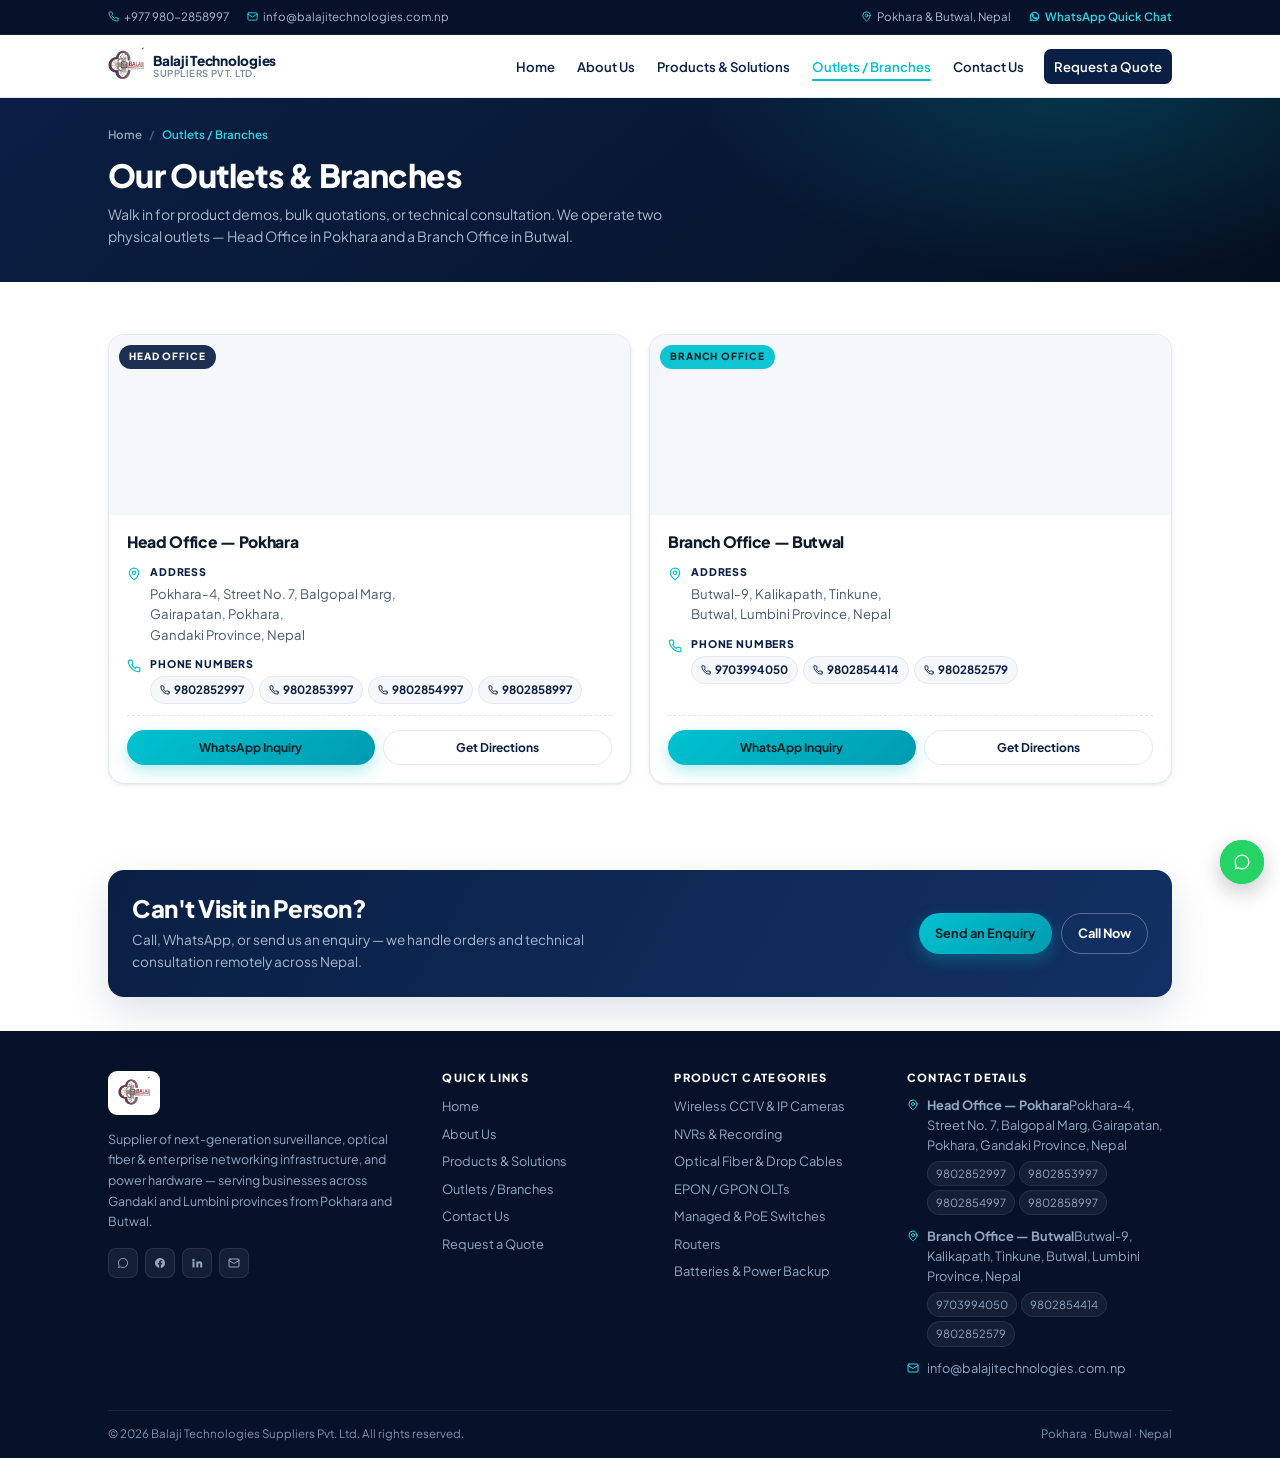
<file: branches.html>
<!DOCTYPE html>
<html lang="en">
<head>
<meta charset="UTF-8" />
<meta name="viewport" content="width=device-width, initial-scale=1" />
<meta name="theme-color" content="#0A1F44" />
<title>Outlets &amp; Branches | Balaji Technologies Suppliers Pvt. Ltd.</title>
<meta name="description" content="Visit Balaji Technologies Suppliers Pvt. Ltd. at our Head Office in Pokhara-4, Gairapatan or our Branch Office at Butwal-9, Kalikapath, Tinkune. Full phone numbers and directions." />
<link rel="icon" href="logo.jpg" />
<link rel="preconnect" href="https://fonts.googleapis.com" />
<link rel="preconnect" href="https://fonts.gstatic.com" crossorigin />
<link href="https://fonts.googleapis.com/css2?family=Plus+Jakarta+Sans:wght@400;500;600;700;800&display=swap" rel="stylesheet" />
<style>
/* ============================================================
   BALAJI TECHNOLOGIES SUPPLIERS PVT. LTD.
   ============================================================ */
:root{
  --navy-900:#061229;--navy-800:#0A1F44;--navy-700:#123063;--navy-600:#1B417F;
  --teal-500:#00C2D1;--teal-400:#25D6E6;--teal-300:#7FE9F2;
  --ink:#0D1B2A;--body:#4A5A72;--muted:#7A8AA0;
  --line:#E4E9F0;--soft:#F5F7FA;--white:#FFFFFF;
  --ok:#12B76A;--danger:#E5484D;
  --radius:12px;--radius-lg:16px;
  --shadow-sm:0 1px 2px rgba(10,31,68,.06),0 2px 8px rgba(10,31,68,.05);
  --shadow:0 6px 20px rgba(10,31,68,.08);
  --shadow-lg:0 16px 40px rgba(10,31,68,.13);
  --ease:cubic-bezier(.22,.61,.36,1);
  --maxw:1100px;
}
*,*::before,*::after{box-sizing:border-box;}
html{scroll-behavior:smooth;scroll-padding-top:90px;-webkit-text-size-adjust:100%;}
body{margin:0;font-family:'Plus Jakarta Sans',-apple-system,BlinkMacSystemFont,'Segoe UI',Roboto,sans-serif;
  font-size:14px;line-height:1.6;color:var(--body);background:var(--white);overflow-x:hidden;}
img{max-width:100%;display:block;height:auto;}

/* GLOBAL SVG DEFAULT — every icon is 14px unless overridden below */
svg{display:block;width:14px;height:14px;max-width:100%;flex:none;overflow:visible;}

a{color:inherit;text-decoration:none;}
button{font:inherit;cursor:pointer;border:0;background:none;}
ul{margin:0;padding:0;list-style:none;}
h1,h2,h3,h4{color:var(--ink);font-weight:800;line-height:1.2;margin:0 0 .5em;letter-spacing:-.02em;}
h1{font-size:clamp(1.4rem,2.6vw,2rem);}
h2{font-size:clamp(1.15rem,1.9vw,1.5rem);}
h3{font-size:.98rem;}
h4{font-size:.9rem;}
p{margin:0 0 .8rem;}
:focus-visible{outline:2px solid var(--teal-500);outline-offset:2px;border-radius:4px;}

.container{width:100%;max-width:var(--maxw);margin-inline:auto;padding-inline:18px;}
.section{padding:36px 0;}
.section--soft{background:var(--soft);}
.section--dark{background:var(--navy-800);color:#C7D3E4;}
.section--tight{padding:26px 0;}
@media (min-width:900px){.section{padding:52px 0;}.section--tight{padding:34px 0;}}

.eyebrow{display:inline-flex;align-items:center;gap:6px;font-size:.66rem;font-weight:700;
  letter-spacing:.12em;text-transform:uppercase;color:var(--teal-500);margin-bottom:8px;}
.eyebrow::before{content:"";width:18px;height:2px;background:var(--teal-500);border-radius:2px;}
.section-head{max-width:620px;margin-bottom:24px;}
.section-head.center{margin-inline:auto;text-align:center;}
.section-head.center .eyebrow::before{display:none;}
.section-head p{font-size:.88rem;margin:0;}
.section--dark .section-head h2{color:#fff;}
.section--dark .section-head p{color:#A9B8CE;}

.btn{display:inline-flex;align-items:center;justify-content:center;gap:6px;
  padding:9px 16px;border-radius:100px;font-size:.8rem;font-weight:700;white-space:nowrap;
  transition:transform .22s var(--ease),box-shadow .22s var(--ease),background .22s var(--ease),
    color .22s var(--ease),border-color .22s var(--ease);}
.btn svg{width:12px;height:12px;}
.btn--primary{background:linear-gradient(135deg,var(--teal-500),#009BB0);color:#04222A;box-shadow:0 6px 16px rgba(0,194,209,.3);}
.btn--primary:hover{transform:translateY(-1px);box-shadow:0 10px 22px rgba(0,194,209,.4);}
.btn--ghost{background:transparent;color:var(--navy-800);border:1.4px solid var(--line);}
.btn--ghost:hover{border-color:var(--navy-800);transform:translateY(-1px);}
.btn--light{background:#fff;color:var(--navy-800);box-shadow:var(--shadow-sm);}
.btn--light:hover{transform:translateY(-1px);box-shadow:var(--shadow);}
.btn--outline-light{background:transparent;color:#fff;border:1.4px solid rgba(255,255,255,.3);}
.btn--outline-light:hover{background:rgba(255,255,255,.1);border-color:rgba(255,255,255,.6);}
.btn--sm{padding:7px 13px;font-size:.75rem;}
.btn--sm svg{width:11px;height:11px;}
.btn--block{width:100%;}
.reveal{opacity:0;transform:translateY(16px);transition:opacity .55s var(--ease),transform .55s var(--ease);}
.reveal.in{opacity:1;transform:none;}
@media (prefers-reduced-motion:reduce){.reveal{opacity:1;transform:none;transition:none;}html{scroll-behavior:auto;}*{animation:none!important;}}

.topbar{background:var(--navy-900);color:#A9BBD5;font-size:.72rem;border-bottom:1px solid rgba(255,255,255,.06);}
.topbar__inner{display:flex;align-items:center;justify-content:space-between;gap:14px;min-height:34px;flex-wrap:wrap;}
.topbar__group{display:flex;align-items:center;gap:18px;flex-wrap:wrap;}
.topbar__item{display:inline-flex;align-items:center;gap:5px;transition:color .2s;}
.topbar__item:hover{color:var(--teal-400);}
.topbar__item svg{width:11px;height:11px;stroke:var(--teal-400);}
.topbar__wa{color:var(--teal-400);font-weight:600;}
@media (max-width:980px){.topbar__inner{justify-content:center;padding-block:6px;}
  .topbar__group:first-child .topbar__item:not(:first-child){display:none;}}

.header{position:sticky;top:0;z-index:900;background:rgba(255,255,255,.93);
  backdrop-filter:blur(12px);-webkit-backdrop-filter:blur(12px);
  border-bottom:1px solid var(--line);transition:box-shadow .3s var(--ease),background .3s var(--ease);}
.header.scrolled{box-shadow:0 4px 18px rgba(10,31,68,.08);background:rgba(255,255,255,.98);}
.header__inner{display:flex;align-items:center;justify-content:space-between;gap:14px;min-height:62px;}
.logo{display:flex;align-items:center;gap:9px;flex:none;}
.logo__img{height:38px;width:auto;max-width:160px;object-fit:contain;display:block;}
.logo__mark{width:36px;height:36px;border-radius:10px;flex:none;display:grid;place-items:center;
  background:linear-gradient(140deg,var(--navy-800),var(--navy-600));color:var(--teal-400);
  font-weight:800;font-size:.85rem;box-shadow:0 4px 14px rgba(10,31,68,.24);}
.logo__text{display:flex;flex-direction:column;line-height:1.15;}
.logo__text strong{font-size:.85rem;font-weight:800;color:var(--navy-800);letter-spacing:-.02em;}
.logo__text small{font-size:.6rem;font-weight:600;color:var(--muted);letter-spacing:.05em;text-transform:uppercase;}
.footer .logo__text strong{color:#fff;}
.footer .logo__text small{color:#7E93AF;}
.nav{display:flex;align-items:center;gap:2px;}
.nav a{position:relative;padding:7px 10px;border-radius:7px;font-size:.82rem;font-weight:600;
  color:var(--navy-800);transition:color .2s,background .2s;}
.nav a:not(.nav__cta)::after{content:"";position:absolute;left:10px;right:10px;bottom:3px;height:2px;
  background:var(--teal-500);border-radius:2px;transform:scaleX(0);transform-origin:left;
  transition:transform .28s var(--ease);}
.nav a:not(.nav__cta):hover{color:var(--teal-500);}
.nav a:not(.nav__cta):hover::after,.nav a.active:not(.nav__cta)::after{transform:scaleX(1);}
.nav a.active:not(.nav__cta){color:var(--teal-500);}
.nav__cta{margin-left:8px;padding:8px 15px;border-radius:100px;background:var(--navy-800);color:#fff!important;font-size:.8rem;}
.nav__cta:hover{background:var(--teal-500);color:#04222A!important;}
.nav-toggle{display:none;width:38px;height:38px;border-radius:10px;border:1px solid var(--line);
  background:#fff;flex-direction:column;align-items:center;justify-content:center;gap:4px;}
.nav-toggle span{display:block;width:16px;height:2px;background:var(--navy-800);border-radius:2px;
  transition:transform .3s var(--ease),opacity .2s;}
.nav-toggle.open span:nth-child(1){transform:translateY(6px) rotate(45deg);}
.nav-toggle.open span:nth-child(2){opacity:0;}
.nav-toggle.open span:nth-child(3){transform:translateY(-6px) rotate(-45deg);}
@media (max-width:1040px){
  .nav-toggle{display:flex;}
  .nav{position:absolute;left:0;right:0;top:100%;flex-direction:column;align-items:stretch;gap:2px;
    background:#fff;border-bottom:1px solid var(--line);padding:10px 18px 16px;
    box-shadow:0 14px 30px rgba(10,31,68,.1);transform:translateY(-10px);opacity:0;visibility:hidden;
    transition:opacity .26s var(--ease),transform .26s var(--ease),visibility .26s;}
  .nav.open{transform:none;opacity:1;visibility:visible;}
  .nav a{padding:10px 10px;font-size:.9rem;border-radius:8px;}
  .nav a:not(.nav__cta)::after{display:none;}
  .nav a:not(.nav__cta):hover{background:var(--soft);}
  .nav__cta{margin:8px 0 0;text-align:center;justify-content:center;font-size:.86rem;padding:10px 16px;}
}

.page-hero{position:relative;overflow:hidden;color:#C7D3E4;
  background:radial-gradient(600px 320px at 84% -14%,rgba(0,194,209,.2),transparent 64%),
    linear-gradient(140deg,var(--navy-800) 0%,#071731 62%,#04101F 100%);
  padding:28px 0 34px;}
.page-hero .container{position:relative;z-index:1;}
.page-hero h1{color:#fff;margin-bottom:8px;}
.page-hero p{color:#A9B8CE;font-size:.88rem;max-width:600px;margin:0;}
.breadcrumb{display:flex;align-items:center;gap:7px;font-size:.72rem;font-weight:600;
  color:#8FA3BE;margin-bottom:12px;flex-wrap:wrap;}
.breadcrumb a:hover{color:var(--teal-400);}
.breadcrumb .sep{color:#4A6285;}
.breadcrumb .current{color:var(--teal-400);}

.hero{position:relative;overflow:hidden;padding:34px 0 40px;
  background:radial-gradient(700px 400px at 82% -8%,rgba(0,194,209,.14),transparent 62%),
    radial-gradient(600px 400px at 4% 108%,rgba(27,65,127,.18),transparent 60%),
    linear-gradient(170deg,#F8FAFD 0%,#FFFFFF 62%);}
.hero__inner{position:relative;display:grid;gap:26px;grid-template-columns:1.05fr .95fr;align-items:center;}
@media (max-width:900px){.hero__inner{grid-template-columns:1fr;gap:22px;}}
.pill{display:inline-flex;align-items:center;gap:7px;padding:5px 12px 5px 8px;border-radius:100px;
  background:#fff;border:1px solid var(--line);box-shadow:var(--shadow-sm);font-size:.7rem;
  font-weight:700;color:var(--navy-800);margin-bottom:14px;}
.pill .dot{width:7px;height:7px;border-radius:50%;background:var(--ok);flex:none;box-shadow:0 0 0 3px rgba(18,183,106,.18);}
.hero h1{margin-bottom:12px;color:var(--navy-800);}
.grad{background:linear-gradient(100deg,var(--teal-500),#1B417F 78%);-webkit-background-clip:text;background-clip:text;color:transparent;}
.hero__sub{font-size:.88rem;max-width:480px;margin-bottom:20px;}
.hero__cta{display:flex;flex-wrap:wrap;gap:9px;margin-bottom:22px;}
.hero__ticks{display:flex;flex-wrap:wrap;gap:8px 18px;}
.hero__ticks li{display:flex;align-items:center;gap:6px;font-size:.78rem;font-weight:600;color:var(--navy-800);}
.hero__ticks svg{width:13px;height:13px;color:var(--teal-500);}
.hero__visual{position:relative;}
.tech-panel{position:relative;border-radius:var(--radius-lg);overflow:hidden;padding:10px;
  background:linear-gradient(155deg,var(--navy-800) 0%,#071731 58%,#04101F 100%);
  box-shadow:var(--shadow-lg);border:1px solid rgba(255,255,255,.08);}
.tech-panel svg{width:100%;height:auto;position:relative;z-index:1;}
.tech-panel__glow{position:absolute;width:260px;height:260px;border-radius:50%;
  background:radial-gradient(circle,rgba(0,194,209,.32),transparent 68%);
  top:-70px;right:-50px;filter:blur(10px);pointer-events:none;}
.float-card{position:absolute;z-index:3;display:flex;align-items:center;gap:8px;
  background:rgba(255,255,255,.97);border:1px solid var(--line);border-radius:10px;padding:8px 11px;
  box-shadow:var(--shadow);animation:floaty 5.5s ease-in-out infinite;}
.float-card strong{display:block;font-size:.73rem;color:var(--navy-800);line-height:1.2;font-weight:800;}
.float-card span{display:block;font-size:.62rem;color:var(--muted);font-weight:600;}
.float-card__icon{width:24px;height:24px;border-radius:7px;flex:none;display:grid;place-items:center;
  background:linear-gradient(140deg,rgba(0,194,209,.18),rgba(27,65,127,.14));color:var(--navy-700);}
.float-card__icon svg{width:12px;height:12px;}
.float-card--a{top:8%;left:-16px;}
.float-card--b{bottom:9%;right:-14px;animation-delay:-2.6s;}
@keyframes floaty{0%,100%{transform:translateY(0);}50%{transform:translateY(-7px);}}
@media (max-width:520px){.float-card{padding:6px 9px;}.float-card__icon{width:20px;height:20px;}
  .float-card__icon svg{width:10px;height:10px;}.float-card--a{left:-3px;}.float-card--b{right:-3px;}}
.node-pulse{transform-origin:center;animation:nodePulse 3s ease-in-out infinite;}
@keyframes nodePulse{0%,100%{opacity:.35;transform:scale(1);}50%{opacity:.9;transform:scale(1.22);}}
.dash-flow{stroke-dasharray:7 9;animation:dashMove 1.6s linear infinite;}
@keyframes dashMove{to{stroke-dashoffset:-32;}}

.stats{background:var(--navy-800);position:relative;overflow:hidden;}
.stats__grid{position:relative;z-index:1;display:grid;grid-template-columns:repeat(4,1fr);gap:16px;padding:26px 0;}
.stat{text-align:center;padding:4px 8px;border-right:1px solid rgba(255,255,255,.1);}
.stat:last-child{border-right:0;}
.stat__num{font-size:clamp(1.25rem,2.2vw,1.7rem);font-weight:800;line-height:1.1;letter-spacing:-.03em;
  background:linear-gradient(120deg,#fff,var(--teal-300));-webkit-background-clip:text;background-clip:text;color:transparent;}
.stat__label{font-size:.7rem;color:#9FB2CB;font-weight:600;margin-top:2px;}
@media (max-width:760px){.stats__grid{grid-template-columns:repeat(2,1fr);gap:18px 10px;padding:24px 0;}.stat:nth-child(2){border-right:0;}}

.split{display:grid;grid-template-columns:1fr 1fr;gap:26px;align-items:center;}
@media (max-width:860px){.split{grid-template-columns:1fr;gap:22px;}}
.split__media{border-radius:var(--radius-lg);overflow:hidden;padding:10px;
  background:linear-gradient(150deg,var(--navy-800),#071731);border:1px solid var(--line);box-shadow:var(--shadow-lg);}
.split__media svg{width:100%;height:auto;}
.check-list{display:flex;flex-direction:column;gap:10px;margin-top:16px;}
.check-list li{display:flex;gap:9px;font-size:.84rem;color:var(--navy-800);font-weight:600;line-height:1.5;}
.check-list svg{width:14px;height:14px;margin-top:2px;color:var(--teal-500);}
.check-list small{display:block;font-weight:500;font-size:.74rem;color:var(--muted);margin-top:1px;}

.cat-grid{display:grid;grid-template-columns:repeat(3,1fr);gap:16px;}
@media (max-width:1000px){.cat-grid{grid-template-columns:1fr;max-width:520px;margin-inline:auto;}}
.cat-card{position:relative;display:flex;flex-direction:column;background:#fff;
  border:1px solid var(--line);border-radius:var(--radius-lg);padding:20px 18px 18px;overflow:hidden;
  transition:transform .3s var(--ease),box-shadow .3s var(--ease),border-color .3s var(--ease);}
.cat-card::before{content:"";position:absolute;left:0;right:0;top:0;height:3px;
  background:linear-gradient(90deg,var(--teal-500),var(--navy-600));
  transform:scaleX(0);transform-origin:left;transition:transform .4s var(--ease);}
.cat-card:hover{transform:translateY(-4px);box-shadow:var(--shadow-lg);border-color:transparent;}
.cat-card:hover::before{transform:scaleX(1);}
.cat-card__icon{width:38px;height:38px;border-radius:11px;display:grid;place-items:center;
  background:linear-gradient(140deg,rgba(0,194,209,.15),rgba(27,65,127,.11));
  color:var(--navy-700);margin-bottom:12px;transition:background .3s var(--ease),color .3s var(--ease);}
.cat-card__icon svg{width:17px;height:17px;}
.cat-card:hover .cat-card__icon{background:linear-gradient(140deg,var(--navy-800),var(--navy-600));color:var(--teal-400);}
.cat-card h3{margin-bottom:6px;}
.cat-card > p{font-size:.82rem;margin-bottom:14px;}
.cat-list{display:flex;flex-direction:column;gap:8px;margin-top:auto;padding-top:12px;border-top:1px dashed var(--line);}
.cat-list li{display:flex;align-items:flex-start;gap:7px;font-size:.8rem;color:var(--navy-800);font-weight:600;line-height:1.45;}
.cat-list svg{width:12px;height:12px;margin-top:3px;color:var(--teal-500);}
.cat-list small{display:block;font-weight:500;font-size:.7rem;color:var(--muted);margin-top:1px;}
.cat-card__link{display:inline-flex;align-items:center;gap:6px;margin-top:14px;font-size:.77rem;
  font-weight:800;color:var(--navy-800);transition:gap .25s var(--ease),color .25s var(--ease);}
.cat-card__link:hover{gap:10px;color:var(--teal-500);}
.cat-card__link svg{width:12px;height:12px;}

.product-block{background:#fff;border:1px solid var(--line);border-radius:var(--radius-lg);
  padding:20px;margin-bottom:18px;box-shadow:var(--shadow-sm);scroll-margin-top:90px;}
.product-block__head{display:flex;gap:14px;align-items:flex-start;margin-bottom:18px;
  padding-bottom:16px;border-bottom:1px dashed var(--line);}
.product-block__icon{width:42px;height:42px;border-radius:12px;flex:none;display:grid;place-items:center;
  background:linear-gradient(140deg,var(--navy-800),var(--navy-600));color:var(--teal-400);box-shadow:0 6px 16px rgba(10,31,68,.2);}
.product-block__icon svg{width:18px;height:18px;}
.product-block__head h2{margin-bottom:5px;}
.product-block__head p{margin:0;font-size:.84rem;max-width:640px;}
@media (max-width:600px){.product-block__head{flex-direction:column;gap:10px;}}
.item-grid{display:grid;grid-template-columns:repeat(auto-fit,minmax(190px,1fr));gap:12px;}
.item{background:var(--soft);border:1px solid var(--line);border-radius:var(--radius);padding:14px 15px;
  transition:transform .28s var(--ease),background .28s var(--ease),border-color .28s var(--ease);}
.item:hover{transform:translateY(-3px);background:#fff;border-color:rgba(0,194,209,.5);}
.item h4{margin-bottom:4px;color:var(--navy-800);font-size:.86rem;}
.item p{font-size:.76rem;margin:0;}
.item__tag{display:inline-block;font-size:.6rem;font-weight:800;letter-spacing:.1em;text-transform:uppercase;color:var(--teal-500);margin-bottom:6px;}

.why__grid{display:grid;grid-template-columns:repeat(3,1fr);gap:16px;}
@media (max-width:900px){.why__grid{grid-template-columns:1fr;max-width:520px;margin-inline:auto;}}
.why-card{background:rgba(255,255,255,.045);border:1px solid rgba(255,255,255,.1);
  border-radius:var(--radius-lg);padding:22px 18px;transition:background .3s var(--ease),transform .3s var(--ease),border-color .3s var(--ease);}
.why-card:hover{background:rgba(255,255,255,.085);border-color:rgba(0,194,209,.45);transform:translateY(-4px);}
.why-card__icon{width:36px;height:36px;border-radius:11px;display:grid;place-items:center;
  background:linear-gradient(140deg,rgba(0,194,209,.24),rgba(0,194,209,.06));
  border:1px solid rgba(0,194,209,.28);color:var(--teal-400);margin-bottom:12px;}
.why-card__icon svg{width:16px;height:16px;}
.why-card h3{color:#fff;font-size:.94rem;margin-bottom:6px;}
.why-card p{color:#A9B8CE;font-size:.82rem;margin:0;}

.branch-grid{display:grid;grid-template-columns:repeat(2,1fr);gap:18px;}
@media (max-width:860px){.branch-grid{grid-template-columns:1fr;}}
.branch{background:#fff;border:1px solid var(--line);border-radius:var(--radius-lg);overflow:hidden;
  display:flex;flex-direction:column;box-shadow:var(--shadow-sm);transition:transform .3s var(--ease),box-shadow .3s var(--ease);}
.branch:hover{transform:translateY(-4px);box-shadow:var(--shadow-lg);}
.branch__map{position:relative;height:180px;background:var(--soft);}
.branch__map iframe{width:100%;height:100%;border:0;display:block;filter:grayscale(.22) contrast(1.03);}
.branch__tag{position:absolute;top:10px;left:10px;z-index:2;padding:4px 10px;border-radius:100px;
  background:rgba(10,31,68,.92);color:#fff;font-size:.62rem;font-weight:800;letter-spacing:.09em;text-transform:uppercase;}
.branch__tag.is-branch{background:rgba(0,194,209,.94);color:#04222A;}
.branch__body{padding:18px;flex:1;display:flex;flex-direction:column;}
.branch__body h3{font-size:.98rem;margin-bottom:12px;}
.branch__row{display:flex;gap:9px;margin-bottom:11px;font-size:.82rem;line-height:1.55;}
.branch__row > svg{width:14px;height:14px;margin-top:3px;color:var(--teal-500);}
.branch__row strong{display:block;color:var(--navy-800);font-weight:800;font-size:.66rem;letter-spacing:.08em;text-transform:uppercase;margin-bottom:4px;}
.branch__row a:hover{color:var(--teal-500);}
.branch__actions{display:flex;flex-wrap:wrap;gap:8px;margin-top:auto;padding-top:14px;border-top:1px dashed var(--line);}
.branch__actions .btn{flex:1 1 auto;min-width:120px;}
.phone-chips{display:flex;flex-wrap:wrap;gap:5px;margin-top:2px;}
.phone-chips a{display:inline-flex;align-items:center;gap:4px;padding:4px 9px;border-radius:100px;
  background:var(--soft);border:1px solid var(--line);font-size:.72rem;font-weight:700;color:var(--navy-800);
  transition:background .22s var(--ease),border-color .22s var(--ease),color .22s var(--ease),transform .22s var(--ease);}
.phone-chips a:hover{background:var(--navy-800);border-color:var(--navy-800);color:#fff;transform:translateY(-1px);}
.phone-chips svg{width:10px;height:10px;}

.contact-grid{display:grid;grid-template-columns:1fr 1.2fr;gap:28px;align-items:start;}
@media (max-width:900px){.contact-grid{grid-template-columns:1fr;gap:22px;}}
.contact-info__list{display:flex;flex-direction:column;gap:4px;margin-top:18px;}
.contact-info__item{display:flex;gap:11px;padding:12px;border-radius:var(--radius);transition:background .3s var(--ease),transform .3s var(--ease);}
.contact-info__item:hover{background:var(--soft);transform:translateX(3px);}
.contact-info__icon{width:32px;height:32px;border-radius:9px;flex:none;display:grid;place-items:center;
  background:linear-gradient(140deg,rgba(0,194,209,.16),rgba(27,65,127,.1));color:var(--navy-700);}
.contact-info__icon svg{width:14px;height:14px;}
.contact-info__item strong{display:block;font-size:.66rem;letter-spacing:.09em;text-transform:uppercase;color:var(--muted);font-weight:800;margin-bottom:4px;}
.contact-info__item span,.contact-info__item a{font-size:.84rem;color:var(--navy-800);font-weight:600;line-height:1.55;}
.contact-info__item a:hover{color:var(--teal-500);}
.contact-cta-row{display:flex;flex-wrap:wrap;gap:8px;margin-top:18px;}
.form-card{background:#fff;border:1px solid var(--line);border-radius:var(--radius-lg);
  padding:22px;box-shadow:var(--shadow);position:relative;overflow:hidden;}
.form-card::before{content:"";position:absolute;inset:0 0 auto 0;height:4px;background:linear-gradient(90deg,var(--teal-500),var(--navy-600));}
.form-card h3{margin-bottom:4px;}
.form-card > p{font-size:.82rem;margin-bottom:18px;}
.form-grid{display:grid;grid-template-columns:1fr 1fr;gap:14px;}
.field{display:flex;flex-direction:column;gap:5px;}
.field--full{grid-column:1/-1;}
@media (max-width:560px){.form-grid{grid-template-columns:1fr;}}
.field label{font-size:.72rem;font-weight:800;color:var(--navy-800);}
.field label .req{color:var(--danger);}
.field input,.field select,.field textarea{width:100%;padding:9px 12px;border:1.4px solid var(--line);
  border-radius:9px;background:#FBFCFE;font:inherit;font-size:.84rem;color:var(--navy-800);transition:border-color .2s var(--ease),box-shadow .2s var(--ease);}
.field textarea{resize:vertical;min-height:88px;}
.field select{appearance:none;background-image:url("data:image/svg+xml,%3Csvg xmlns='http://www.w3.org/2000/svg' width='12' height='12' viewBox='0 0 24 24' fill='none' stroke='%237A8AA0' stroke-width='2.5'%3E%3Cpolyline points='6 9 12 15 18 9'/%3E%3C/svg%3E");background-repeat:no-repeat;background-position:right 12px center;padding-right:34px;}
.field input:focus,.field select:focus,.field textarea:focus{outline:none;border-color:var(--teal-500);background:#fff;box-shadow:0 0 0 3px rgba(0,194,209,.14);}
.field.error input,.field.error select,.field.error textarea{border-color:var(--danger);background:#FFF8F8;}
.field__err{font-size:.68rem;color:var(--danger);font-weight:700;display:none;}
.field.error .field__err{display:block;}
.form-foot{display:flex;flex-wrap:wrap;align-items:center;gap:12px;margin-top:16px;}
.form-foot .btn{flex:1 1 180px;}
.form-note{font-size:.7rem;color:var(--muted);flex:1 1 100%;}
.form-success{display:none;text-align:center;padding:20px 10px;}
.form-success.show{display:block;}
.form-success__icon{width:44px;height:44px;border-radius:50%;margin:0 auto 12px;display:grid;place-items:center;background:rgba(18,183,106,.12);color:var(--ok);}
.form-success__icon svg{width:20px;height:20px;}
.form-success p{font-size:.82rem;max-width:380px;margin-inline:auto;}

.cta-band{position:relative;overflow:hidden;border-radius:var(--radius-lg);padding:24px;
  display:flex;flex-wrap:wrap;align-items:center;justify-content:space-between;gap:20px;box-shadow:var(--shadow-lg);
  background:linear-gradient(120deg,var(--navy-800) 0%,#0E2A56 55%,#123063 100%);}
.cta-band__text{position:relative;z-index:1;max-width:520px;}
.cta-band h2{color:#fff;margin-bottom:6px;}
.cta-band p{color:#A9B8CE;margin:0;font-size:.85rem;}
.cta-band__actions{position:relative;z-index:1;display:flex;flex-wrap:wrap;gap:9px;}

.footer{background:var(--navy-900);color:#93A6C1;padding-top:40px;font-size:.8rem;}
.footer__grid{display:grid;grid-template-columns:1.5fr 1fr 1fr 1.3fr;gap:28px;padding-bottom:32px;}
@media (max-width:1000px){.footer__grid{grid-template-columns:1fr 1fr;gap:26px;}}
@media (max-width:560px){.footer__grid{grid-template-columns:1fr;}}
.footer .logo__img{background:#fff;padding:5px 10px;border-radius:9px;height:44px;}
.footer__about{margin-top:14px;max-width:300px;line-height:1.65;font-size:.78rem;}
.footer h4{color:#fff;font-size:.7rem;letter-spacing:.12em;text-transform:uppercase;margin-bottom:12px;font-weight:800;}
.footer__links{display:flex;flex-direction:column;gap:7px;}
.footer__links a{transition:color .2s,transform .2s var(--ease);display:inline-block;font-size:.8rem;}
.footer__links a:hover{color:var(--teal-400);transform:translateX(3px);}
.footer__contact{display:flex;flex-direction:column;gap:12px;}
.footer__contact > div{display:flex;gap:8px;line-height:1.55;}
.footer__contact svg{width:12px;height:12px;margin-top:3px;color:var(--teal-400);}
.footer__contact a:hover{color:var(--teal-400);}
.footer__phones{display:flex;flex-wrap:wrap;gap:4px;margin-top:5px;}
.footer__phones a{font-size:.7rem;padding:3px 8px;border-radius:100px;background:rgba(255,255,255,.06);border:1px solid rgba(255,255,255,.08);transition:.2s;}
.footer__phones a:hover{background:var(--teal-500);color:#04222A;border-color:var(--teal-500);}
.socials{display:flex;gap:7px;margin-top:16px;}
.socials a{width:30px;height:30px;border-radius:8px;display:grid;place-items:center;
  background:rgba(255,255,255,.06);border:1px solid rgba(255,255,255,.09);
  transition:background .22s var(--ease),transform .22s var(--ease),color .22s;}
.socials a svg{width:12px;height:12px;}
.socials a:hover{background:var(--teal-500);color:#04222A;transform:translateY(-2px);}
.footer__bottom{border-top:1px solid rgba(255,255,255,.08);padding:14px 0;display:flex;flex-wrap:wrap;gap:10px;align-items:center;justify-content:space-between;font-size:.72rem;color:#7E93AF;}
.footer__bottom a:hover{color:var(--teal-400);}

.fab-stack{position:fixed;right:16px;bottom:16px;z-index:950;display:flex;flex-direction:column;gap:9px;align-items:flex-end;}
.fab{width:44px;height:44px;border-radius:50%;display:grid;place-items:center;box-shadow:0 8px 22px rgba(0,0,0,.22);position:relative;transition:transform .25s var(--ease),box-shadow .25s var(--ease);}
.fab:hover{transform:scale(1.08) translateY(-1px);box-shadow:0 12px 28px rgba(0,0,0,.28);}
.fab svg{width:18px;height:18px;}
.fab--wa{background:#25D366;color:#fff;}
.fab--wa::after{content:"";position:absolute;inset:0;border-radius:50%;border:2px solid #25D366;animation:ripple 2.4s infinite;}
@keyframes ripple{0%{transform:scale(1);opacity:.75;}100%{transform:scale(1.65);opacity:0;}}
.fab--top{width:34px;height:34px;background:#fff;color:var(--navy-800);border:1px solid var(--line);opacity:0;visibility:hidden;transform:translateY(8px);}
.fab--top.show{opacity:1;visibility:visible;transform:none;}
.fab--top svg{width:14px;height:14px;}
.fab-label{position:absolute;right:calc(100% + 10px);top:50%;transform:translateY(-50%);
  background:var(--navy-800);color:#fff;font-size:.7rem;font-weight:700;padding:6px 10px;border-radius:7px;
  white-space:nowrap;opacity:0;pointer-events:none;transition:opacity .22s var(--ease);}
.fab:hover .fab-label{opacity:1;}

@media (max-width:600px){
  .fab-label{display:none;}
  .fab-stack{right:12px;bottom:12px;}
  .fab{width:42px;height:42px;}
  .fab svg{width:17px;height:17px;}
  .fab--top{width:32px;height:32px;}
  .fab--top svg{width:13px;height:13px;}
}
</style>
</head>
<body>

<div class="topbar">
  <div class="container topbar__inner">
    <div class="topbar__group">
      <a class="topbar__item" href="tel:+9779802858997">
        <svg viewBox="0 0 24 24" fill="none" stroke="currentColor" stroke-width="2" stroke-linecap="round" stroke-linejoin="round"><path d="M22 16.92v3a2 2 0 0 1-2.18 2 19.79 19.79 0 0 1-8.63-3.07 19.5 19.5 0 0 1-6-6 19.79 19.79 0 0 1-3.07-8.67A2 2 0 0 1 4.11 2h3a2 2 0 0 1 2 1.72c.13.96.36 1.9.7 2.81a2 2 0 0 1-.45 2.11L8.09 9.91a16 16 0 0 0 6 6l1.27-1.27a2 2 0 0 1 2.11-.45c.9.34 1.85.57 2.81.7A2 2 0 0 1 22 16.92Z"/></svg>
        +977 980-2858997
      </a>
      <a class="topbar__item" href="mailto:info@balajitechnologies.com.np">
        <svg viewBox="0 0 24 24" fill="none" stroke="currentColor" stroke-width="2" stroke-linecap="round" stroke-linejoin="round"><rect x="2" y="4" width="20" height="16" rx="2"/><path d="m22 7-10 6L2 7"/></svg>
        info@balajitechnologies.com.np
      </a>
    </div>
    <div class="topbar__group">
      <span class="topbar__item">
        <svg viewBox="0 0 24 24" fill="none" stroke="currentColor" stroke-width="2" stroke-linecap="round" stroke-linejoin="round"><path d="M20 10c0 6-8 12-8 12s-8-6-8-12a8 8 0 0 1 16 0Z"/><circle cx="12" cy="10" r="3"/></svg>
        Pokhara &amp; Butwal, Nepal
      </span>
      <a class="topbar__item topbar__wa" href="https://wa.me/9779802858997" target="_blank" rel="noopener">
        <svg viewBox="0 0 24 24" fill="currentColor"><path d="M17.47 14.38c-.3-.15-1.76-.87-2.03-.97-.27-.1-.47-.15-.67.15-.2.3-.77.97-.94 1.17-.17.2-.35.22-.65.07-.3-.15-1.26-.46-2.4-1.48-.89-.79-1.49-1.77-1.66-2.07-.17-.3-.02-.46.13-.61.13-.13.3-.35.45-.52.15-.17.2-.3.3-.5.1-.2.05-.37-.02-.52-.08-.15-.68-1.63-.93-2.23-.24-.58-.49-.5-.67-.51h-.57c-.2 0-.52.07-.8.37-.27.3-1.04 1.02-1.04 2.48s1.07 2.88 1.22 3.08c.15.2 2.1 3.2 5.08 4.49.71.31 1.26.49 1.69.63.71.23 1.36.19 1.87.12.57-.09 1.76-.72 2.01-1.41.25-.7.25-1.29.17-1.41-.07-.13-.27-.2-.57-.35Z"/><path d="M12.04 2C6.58 2 2.13 6.45 2.13 11.91c0 1.75.46 3.45 1.32 4.96L2 22l5.25-1.38a9.87 9.87 0 0 0 4.79 1.22h.01c5.46 0 9.91-4.45 9.91-9.91S17.5 2 12.04 2Zm0 18.13h-.01a8.2 8.2 0 0 1-4.19-1.15l-.3-.18-3.12.82.83-3.04-.2-.31a8.19 8.19 0 0 1-1.26-4.36c0-4.54 3.7-8.23 8.25-8.23 2.2 0 4.27.86 5.83 2.41a8.19 8.19 0 0 1 2.41 5.83c0 4.54-3.7 8.21-8.24 8.21Z"/></svg>
        WhatsApp Quick Chat
      </a>
    </div>
  </div>
</div>

<header class="header" id="header">
  <div class="container header__inner">
    <a href="index.html" class="logo" aria-label="Balaji Technologies Suppliers Pvt. Ltd. — Home">
      <span class="logo__mark">BT</span>
      <img src="logo.jpg" alt="Balaji Technologies Suppliers Pvt. Ltd. logo" class="logo__img" />
      <span class="logo__text">
        <strong>Balaji Technologies</strong>
        <small>Suppliers Pvt. Ltd.</small>
      </span>
    </a>
    <nav class="nav" id="nav" aria-label="Main navigation">
      <a href="index.html">Home</a>
      <a href="about.html">About Us</a>
      <a href="products.html">Products &amp; Solutions</a>
      <a href="branches.html" class="active">Outlets / Branches</a>
      <a href="contact.html">Contact Us</a>
      <a href="contact.html" class="nav__cta">Request a Quote</a>
    </nav>
    <button class="nav-toggle" id="navToggle" aria-label="Toggle navigation menu" aria-expanded="false" aria-controls="nav">
      <span></span><span></span><span></span>
    </button>
  </div>
</header>

<main>

<section class="page-hero">
  <div class="container">
    <nav class="breadcrumb" aria-label="Breadcrumb">
      <a href="index.html">Home</a>
      <span class="sep">/</span>
      <span class="current">Outlets / Branches</span>
    </nav>
    <h1>Our Outlets &amp; Branches</h1>
    <p>Walk in for product demos, bulk quotations, or technical consultation. We operate two physical outlets — Head Office in Pokhara and a Branch Office in Butwal.</p>
  </div>
</section>

<section class="section">
  <div class="container">
    <div class="branch-grid">

      <!-- POKHARA -->
      <article class="branch reveal">
        <div class="branch__map">
          <span class="branch__tag">Head Office</span>
          <iframe
            title="Map of Balaji Technologies Head Office, Gairapatan, Pokhara"
            src="https://www.google.com/maps?q=Gairapatan%2C%20Pokhara%2C%20Gandaki%20Province%2C%20Nepal&output=embed"
            loading="lazy" referrerpolicy="no-referrer-when-downgrade" allowfullscreen></iframe>
        </div>
        <div class="branch__body">
          <h3>Head Office — Pokhara</h3>

          <div class="branch__row">
            <svg viewBox="0 0 24 24" fill="none" stroke="currentColor" stroke-width="2" stroke-linecap="round" stroke-linejoin="round"><path d="M20 10c0 6-8 12-8 12s-8-6-8-12a8 8 0 0 1 16 0Z"/><circle cx="12" cy="10" r="3"/></svg>
            <span>
              <strong>Address</strong>
              Pokhara-4, Street No. 7, Balgopal Marg,<br />
              Gairapatan, Pokhara,<br />
              Gandaki Province, Nepal
            </span>
          </div>

          <div class="branch__row">
            <svg viewBox="0 0 24 24" fill="none" stroke="currentColor" stroke-width="2" stroke-linecap="round" stroke-linejoin="round"><path d="M22 16.92v3a2 2 0 0 1-2.18 2 19.79 19.79 0 0 1-8.63-3.07 19.5 19.5 0 0 1-6-6 19.79 19.79 0 0 1-3.07-8.67A2 2 0 0 1 4.11 2h3a2 2 0 0 1 2 1.72c.13.96.36 1.9.7 2.81a2 2 0 0 1-.45 2.11L8.09 9.91a16 16 0 0 0 6 6l1.27-1.27a2 2 0 0 1 2.11-.45c.9.34 1.85.57 2.81.7A2 2 0 0 1 22 16.92Z"/></svg>
            <span>
              <strong>Phone Numbers</strong>
              <span class="phone-chips">
                <a href="tel:+9779802852997"><svg viewBox="0 0 24 24" fill="none" stroke="currentColor" stroke-width="2.4" stroke-linecap="round" stroke-linejoin="round"><path d="M22 16.92v3a2 2 0 0 1-2.18 2 19.79 19.79 0 0 1-8.63-3.07 19.5 19.5 0 0 1-6-6 19.79 19.79 0 0 1-3.07-8.67A2 2 0 0 1 4.11 2h3a2 2 0 0 1 2 1.72c.13.96.36 1.9.7 2.81a2 2 0 0 1-.45 2.11L8.09 9.91a16 16 0 0 0 6 6l1.27-1.27a2 2 0 0 1 2.11-.45c.9.34 1.85.57 2.81.7A2 2 0 0 1 22 16.92Z"/></svg>9802852997</a>
                <a href="tel:+9779802853997"><svg viewBox="0 0 24 24" fill="none" stroke="currentColor" stroke-width="2.4" stroke-linecap="round" stroke-linejoin="round"><path d="M22 16.92v3a2 2 0 0 1-2.18 2 19.79 19.79 0 0 1-8.63-3.07 19.5 19.5 0 0 1-6-6 19.79 19.79 0 0 1-3.07-8.67A2 2 0 0 1 4.11 2h3a2 2 0 0 1 2 1.72c.13.96.36 1.9.7 2.81a2 2 0 0 1-.45 2.11L8.09 9.91a16 16 0 0 0 6 6l1.27-1.27a2 2 0 0 1 2.11-.45c.9.34 1.85.57 2.81.7A2 2 0 0 1 22 16.92Z"/></svg>9802853997</a>
                <a href="tel:+9779802854997"><svg viewBox="0 0 24 24" fill="none" stroke="currentColor" stroke-width="2.4" stroke-linecap="round" stroke-linejoin="round"><path d="M22 16.92v3a2 2 0 0 1-2.18 2 19.79 19.79 0 0 1-8.63-3.07 19.5 19.5 0 0 1-6-6 19.79 19.79 0 0 1-3.07-8.67A2 2 0 0 1 4.11 2h3a2 2 0 0 1 2 1.72c.13.96.36 1.9.7 2.81a2 2 0 0 1-.45 2.11L8.09 9.91a16 16 0 0 0 6 6l1.27-1.27a2 2 0 0 1 2.11-.45c.9.34 1.85.57 2.81.7A2 2 0 0 1 22 16.92Z"/></svg>9802854997</a>
                <a href="tel:+9779802858997"><svg viewBox="0 0 24 24" fill="none" stroke="currentColor" stroke-width="2.4" stroke-linecap="round" stroke-linejoin="round"><path d="M22 16.92v3a2 2 0 0 1-2.18 2 19.79 19.79 0 0 1-8.63-3.07 19.5 19.5 0 0 1-6-6 19.79 19.79 0 0 1-3.07-8.67A2 2 0 0 1 4.11 2h3a2 2 0 0 1 2 1.72c.13.96.36 1.9.7 2.81a2 2 0 0 1-.45 2.11L8.09 9.91a16 16 0 0 0 6 6l1.27-1.27a2 2 0 0 1 2.11-.45c.9.34 1.85.57 2.81.7A2 2 0 0 1 22 16.92Z"/></svg>9802858997</a>
              </span>
            </span>
          </div>

          <div class="branch__actions">
            <a class="btn btn--primary btn--sm" href="https://wa.me/9779802858997" target="_blank" rel="noopener">WhatsApp Inquiry</a>
            <a class="btn btn--ghost btn--sm" href="https://www.google.com/maps/search/?api=1&query=Gairapatan%2C+Pokhara%2C+Nepal" target="_blank" rel="noopener">Get Directions</a>
          </div>
        </div>
      </article>

      <!-- BUTWAL -->
      <article class="branch reveal">
        <div class="branch__map">
          <span class="branch__tag is-branch">Branch Office</span>
          <iframe
            title="Map of Balaji Technologies Branch Office, Kalikapath Tinkune, Butwal"
            src="https://www.google.com/maps?q=Kalikapath%2C%20Tinkune%2C%20Butwal%2C%20Nepal&output=embed"
            loading="lazy" referrerpolicy="no-referrer-when-downgrade" allowfullscreen></iframe>
        </div>
        <div class="branch__body">
          <h3>Branch Office — Butwal</h3>

          <div class="branch__row">
            <svg viewBox="0 0 24 24" fill="none" stroke="currentColor" stroke-width="2" stroke-linecap="round" stroke-linejoin="round"><path d="M20 10c0 6-8 12-8 12s-8-6-8-12a8 8 0 0 1 16 0Z"/><circle cx="12" cy="10" r="3"/></svg>
            <span>
              <strong>Address</strong>
              Butwal-9, Kalikapath, Tinkune,<br />
              Butwal, Lumbini Province, Nepal
            </span>
          </div>

          <div class="branch__row">
            <svg viewBox="0 0 24 24" fill="none" stroke="currentColor" stroke-width="2" stroke-linecap="round" stroke-linejoin="round"><path d="M22 16.92v3a2 2 0 0 1-2.18 2 19.79 19.79 0 0 1-8.63-3.07 19.5 19.5 0 0 1-6-6 19.79 19.79 0 0 1-3.07-8.67A2 2 0 0 1 4.11 2h3a2 2 0 0 1 2 1.72c.13.96.36 1.9.7 2.81a2 2 0 0 1-.45 2.11L8.09 9.91a16 16 0 0 0 6 6l1.27-1.27a2 2 0 0 1 2.11-.45c.9.34 1.85.57 2.81.7A2 2 0 0 1 22 16.92Z"/></svg>
            <span>
              <strong>Phone Numbers</strong>
              <span class="phone-chips">
                <a href="tel:+9779703994050"><svg viewBox="0 0 24 24" fill="none" stroke="currentColor" stroke-width="2.4" stroke-linecap="round" stroke-linejoin="round"><path d="M22 16.92v3a2 2 0 0 1-2.18 2 19.79 19.79 0 0 1-8.63-3.07 19.5 19.5 0 0 1-6-6 19.79 19.79 0 0 1-3.07-8.67A2 2 0 0 1 4.11 2h3a2 2 0 0 1 2 1.72c.13.96.36 1.9.7 2.81a2 2 0 0 1-.45 2.11L8.09 9.91a16 16 0 0 0 6 6l1.27-1.27a2 2 0 0 1 2.11-.45c.9.34 1.85.57 2.81.7A2 2 0 0 1 22 16.92Z"/></svg>9703994050</a>
                <a href="tel:+9779802854414"><svg viewBox="0 0 24 24" fill="none" stroke="currentColor" stroke-width="2.4" stroke-linecap="round" stroke-linejoin="round"><path d="M22 16.92v3a2 2 0 0 1-2.18 2 19.79 19.79 0 0 1-8.63-3.07 19.5 19.5 0 0 1-6-6 19.79 19.79 0 0 1-3.07-8.67A2 2 0 0 1 4.11 2h3a2 2 0 0 1 2 1.72c.13.96.36 1.9.7 2.81a2 2 0 0 1-.45 2.11L8.09 9.91a16 16 0 0 0 6 6l1.27-1.27a2 2 0 0 1 2.11-.45c.9.34 1.85.57 2.81.7A2 2 0 0 1 22 16.92Z"/></svg>9802854414</a>
                <a href="tel:+9779802852579"><svg viewBox="0 0 24 24" fill="none" stroke="currentColor" stroke-width="2.4" stroke-linecap="round" stroke-linejoin="round"><path d="M22 16.92v3a2 2 0 0 1-2.18 2 19.79 19.79 0 0 1-8.63-3.07 19.5 19.5 0 0 1-6-6 19.79 19.79 0 0 1-3.07-8.67A2 2 0 0 1 4.11 2h3a2 2 0 0 1 2 1.72c.13.96.36 1.9.7 2.81a2 2 0 0 1-.45 2.11L8.09 9.91a16 16 0 0 0 6 6l1.27-1.27a2 2 0 0 1 2.11-.45c.9.34 1.85.57 2.81.7A2 2 0 0 1 22 16.92Z"/></svg>9802852579</a>
              </span>
            </span>
          </div>

          <div class="branch__actions">
            <a class="btn btn--primary btn--sm" href="https://wa.me/9779802858997" target="_blank" rel="noopener">WhatsApp Inquiry</a>
            <a class="btn btn--ghost btn--sm" href="https://www.google.com/maps/search/?api=1&query=Kalikapath+Tinkune%2C+Butwal%2C+Nepal" target="_blank" rel="noopener">Get Directions</a>
          </div>
        </div>
      </article>

    </div>
  </div>
</section>

<section class="section section--tight">
  <div class="container">
    <div class="cta-band reveal">
      <div class="cta-band__text">
        <h2>Can't Visit in Person?</h2>
        <p>Call, WhatsApp, or send us an enquiry — we handle orders and technical consultation remotely across Nepal.</p>
      </div>
      <div class="cta-band__actions">
        <a href="contact.html" class="btn btn--primary">Send an Enquiry</a>
        <a href="tel:+9779802858997" class="btn btn--outline-light">Call Now</a>
      </div>
    </div>
  </div>
</section>

</main>

<footer class="footer">
  <div class="container">
    <div class="footer__grid">
      <div>
        <a href="index.html" class="logo">
          <span class="logo__mark">BT</span>
          <img src="logo.jpg" alt="Balaji Technologies Suppliers Pvt. Ltd. logo" class="logo__img" />
        </a>
        <p class="footer__about">Supplier of next-generation surveillance, optical fiber &amp; enterprise networking infrastructure, and power hardware — serving businesses across Gandaki and Lumbini provinces from Pokhara and Butwal.</p>
        <div class="socials">
          <a href="https://wa.me/9779802858997" target="_blank" rel="noopener" aria-label="WhatsApp"><svg viewBox="0 0 24 24" fill="currentColor"><path d="M12.04 2C6.58 2 2.13 6.45 2.13 11.91c0 1.75.46 3.45 1.32 4.96L2 22l5.25-1.38a9.87 9.87 0 0 0 4.79 1.22h.01c5.46 0 9.91-4.45 9.91-9.91S17.5 2 12.04 2Zm0 18.13h-.01a8.2 8.2 0 0 1-4.19-1.15l-.3-.18-3.12.82.83-3.04-.2-.31a8.19 8.19 0 0 1-1.26-4.36c0-4.54 3.7-8.23 8.25-8.23 2.2 0 4.27.86 5.83 2.41a8.19 8.19 0 0 1 2.41 5.83c0 4.54-3.7 8.21-8.24 8.21Z"/></svg></a>
          <a href="#" aria-label="Facebook"><svg viewBox="0 0 24 24" fill="currentColor"><path d="M22 12a10 10 0 1 0-11.56 9.88v-6.99H7.9V12h2.54V9.8c0-2.5 1.49-3.89 3.77-3.89 1.09 0 2.24.2 2.24.2v2.46h-1.26c-1.24 0-1.63.77-1.63 1.56V12h2.78l-.45 2.89h-2.33v6.99A10 10 0 0 0 22 12Z"/></svg></a>
          <a href="#" aria-label="LinkedIn"><svg viewBox="0 0 24 24" fill="currentColor"><path d="M4.98 3.5A2.5 2.5 0 1 0 5 8.5a2.5 2.5 0 0 0-.02-5ZM3 9h4v12H3V9Zm7 0h3.83v1.64h.05a4.2 4.2 0 0 1 3.78-2.08c4.04 0 4.79 2.66 4.79 6.12V21h-4v-5.4c0-1.29-.02-2.95-1.8-2.95s-2.07 1.4-2.07 2.85V21h-4V9Z"/></svg></a>
          <a href="mailto:info@balajitechnologies.com.np" aria-label="Email"><svg viewBox="0 0 24 24" fill="none" stroke="currentColor" stroke-width="2" stroke-linecap="round" stroke-linejoin="round"><rect x="2" y="4" width="20" height="16" rx="2"/><path d="m22 7-10 6L2 7"/></svg></a>
        </div>
      </div>
      <div>
        <h4>Quick Links</h4>
        <div class="footer__links">
          <a href="index.html">Home</a>
          <a href="about.html">About Us</a>
          <a href="products.html">Products &amp; Solutions</a>
          <a href="branches.html">Outlets / Branches</a>
          <a href="contact.html">Contact Us</a>
          <a href="contact.html">Request a Quote</a>
        </div>
      </div>
      <div>
        <h4>Product Categories</h4>
        <div class="footer__links">
          <a href="products.html#surveillance">Wireless CCTV &amp; IP Cameras</a>
          <a href="products.html#surveillance">NVRs &amp; Recording</a>
          <a href="products.html#networking">Optical Fiber &amp; Drop Cables</a>
          <a href="products.html#networking">EPON / GPON OLTs</a>
          <a href="products.html#networking">Managed &amp; PoE Switches</a>
          <a href="products.html#networking">Routers</a>
          <a href="products.html#power">Batteries &amp; Power Backup</a>
        </div>
      </div>
      <div>
        <h4>Contact Details</h4>
        <div class="footer__contact">
          <div>
            <svg viewBox="0 0 24 24" fill="none" stroke="currentColor" stroke-width="2" stroke-linecap="round" stroke-linejoin="round"><path d="M20 10c0 6-8 12-8 12s-8-6-8-12a8 8 0 0 1 16 0Z"/><circle cx="12" cy="10" r="3"/></svg>
            <span><strong>Head Office — Pokhara</strong>Pokhara-4, Street No. 7, Balgopal Marg, Gairapatan, Pokhara, Gandaki Province, Nepal
              <span class="footer__phones">
                <a href="tel:+9779802852997">9802852997</a>
                <a href="tel:+9779802853997">9802853997</a>
                <a href="tel:+9779802854997">9802854997</a>
                <a href="tel:+9779802858997">9802858997</a>
              </span>
            </span>
          </div>
          <div>
            <svg viewBox="0 0 24 24" fill="none" stroke="currentColor" stroke-width="2" stroke-linecap="round" stroke-linejoin="round"><path d="M20 10c0 6-8 12-8 12s-8-6-8-12a8 8 0 0 1 16 0Z"/><circle cx="12" cy="10" r="3"/></svg>
            <span><strong>Branch Office — Butwal</strong>Butwal-9, Kalikapath, Tinkune, Butwal, Lumbini Province, Nepal
              <span class="footer__phones">
                <a href="tel:+9779703994050">9703994050</a>
                <a href="tel:+9779802854414">9802854414</a>
                <a href="tel:+9779802852579">9802852579</a>
              </span>
            </span>
          </div>
          <div>
            <svg viewBox="0 0 24 24" fill="none" stroke="currentColor" stroke-width="2" stroke-linecap="round" stroke-linejoin="round"><rect x="2" y="4" width="20" height="16" rx="2"/><path d="m22 7-10 6L2 7"/></svg>
            <a href="mailto:info@balajitechnologies.com.np">info@balajitechnologies.com.np</a>
          </div>
        </div>
      </div>
    </div>
    <div class="footer__bottom">
      <span>© <span id="year">2025</span> Balaji Technologies Suppliers Pvt. Ltd. All rights reserved.</span>
      <span>Pokhara &middot; Butwal &middot; Nepal</span>
    </div>
  </div>
</footer>

<div class="fab-stack">
  <button class="fab fab--top" id="backToTop" aria-label="Back to top">
    <svg viewBox="0 0 24 24" fill="none" stroke="currentColor" stroke-width="2.4" stroke-linecap="round" stroke-linejoin="round"><path d="m18 15-6-6-6 6"/></svg>
  </button>
  <a class="fab fab--wa" href="https://wa.me/9779802858997" target="_blank" rel="noopener" aria-label="Chat with us on WhatsApp">
    <span class="fab-label">Chat on WhatsApp</span>
    <svg viewBox="0 0 24 24" fill="currentColor"><path d="M12.04 2C6.58 2 2.13 6.45 2.13 11.91c0 1.75.46 3.45 1.32 4.96L2 22l5.25-1.38a9.87 9.87 0 0 0 4.79 1.22h.01c5.46 0 9.91-4.45 9.91-9.91S17.5 2 12.04 2Zm0 18.13h-.01a8.2 8.2 0 0 1-4.19-1.15l-.3-.18-3.12.82.83-3.04-.2-.31a8.19 8.19 0 0 1-1.26-4.36c0-4.54 3.7-8.23 8.25-8.23 2.2 0 4.27.86 5.83 2.41a8.19 8.19 0 0 1 2.41 5.83c0 4.54-3.7 8.21-8.24 8.21Z"/></svg>
  </a>
</div>

<script src="script.js"></script>
</body>
</html>
</file>
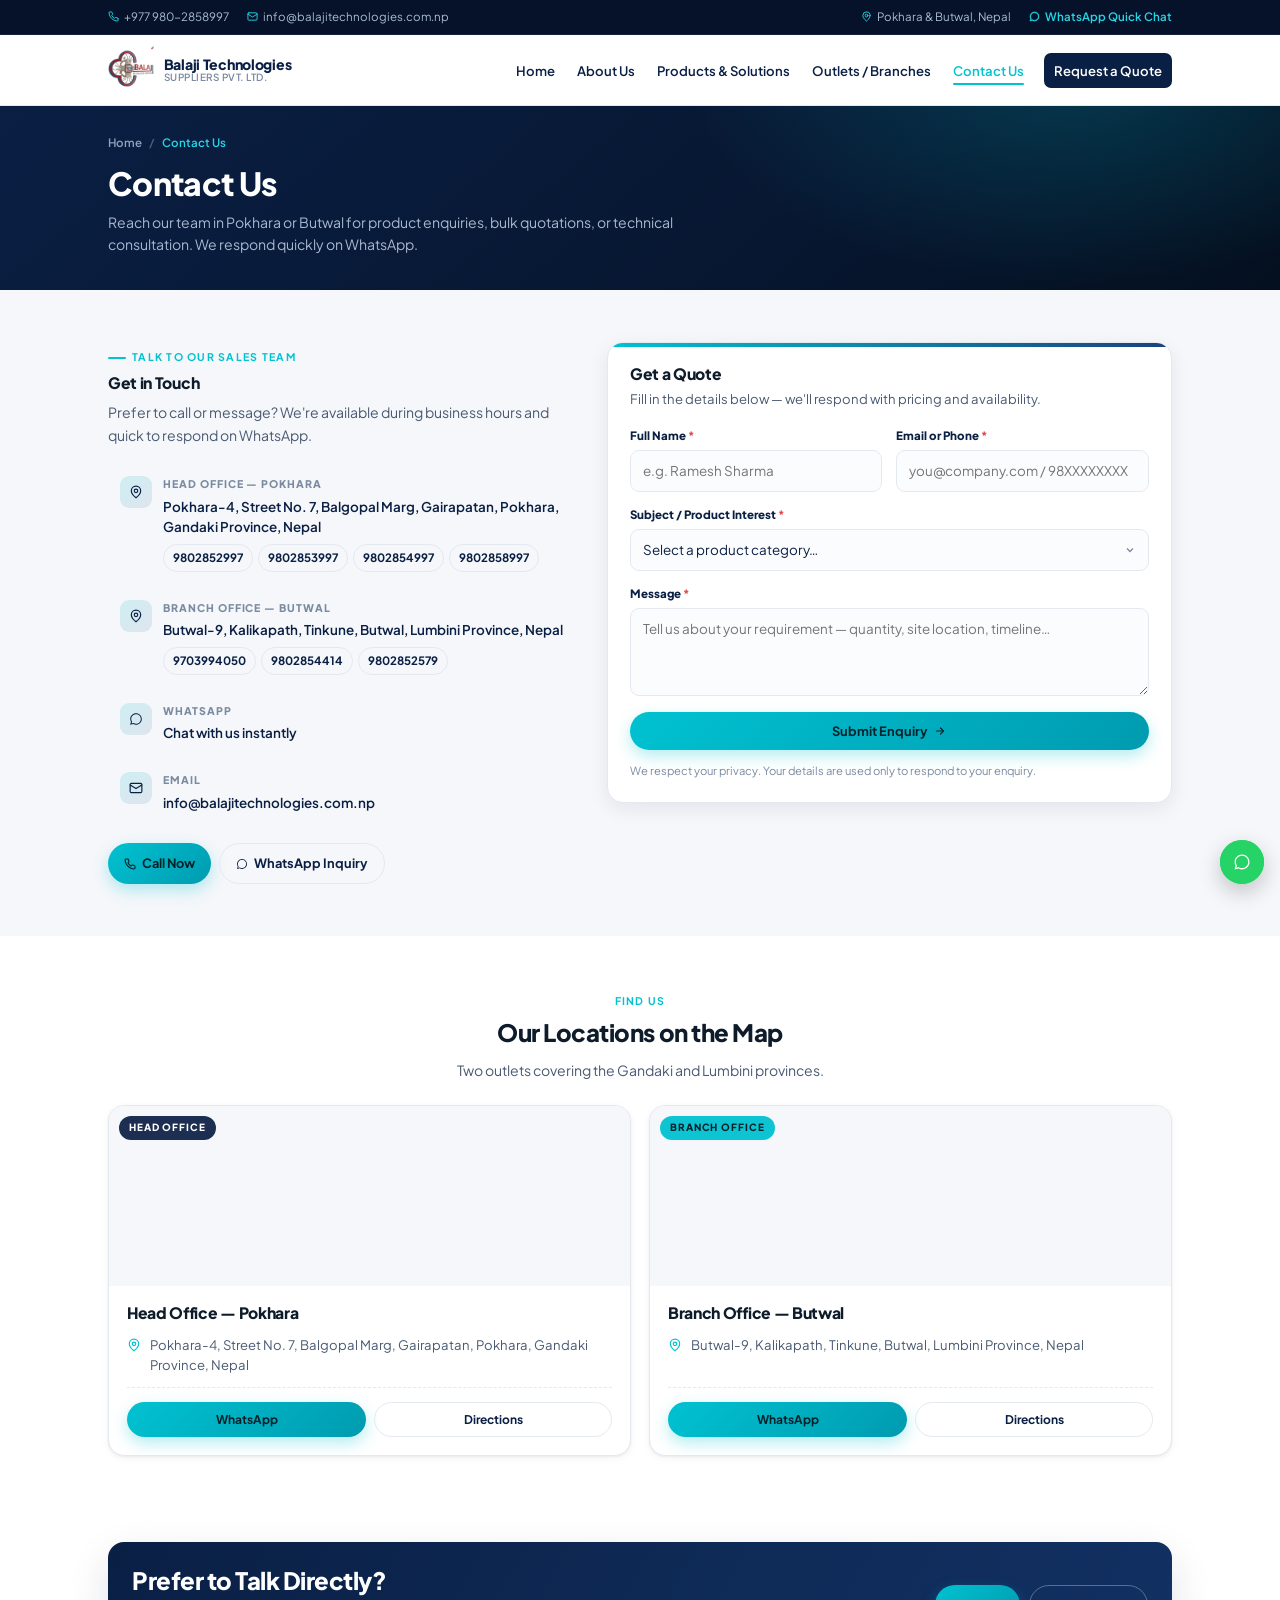
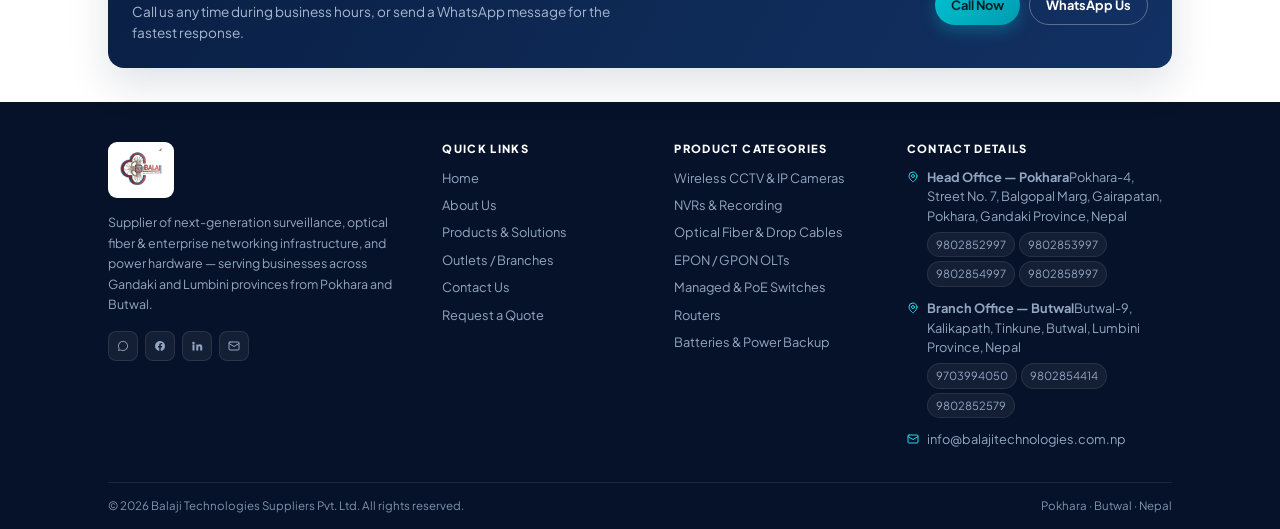
<file: contact.html>
<!DOCTYPE html>
<html lang="en">
<head>
<meta charset="UTF-8" />
<meta name="viewport" content="width=device-width, initial-scale=1" />
<meta name="theme-color" content="#0A1F44" />
<title>Contact Us | Balaji Technologies Suppliers Pvt. Ltd.</title>
<meta name="description" content="Contact Balaji Technologies Suppliers Pvt. Ltd. — Pokhara: 9802852997, 9802853997, 9802854997, 9802858997. Butwal: 9703994050, 9802854414, 9802852579." />
<link rel="icon" href="logo.jpg" />
<link rel="preconnect" href="https://fonts.googleapis.com" />
<link rel="preconnect" href="https://fonts.gstatic.com" crossorigin />
<link href="https://fonts.googleapis.com/css2?family=Plus+Jakarta+Sans:wght@400;500;600;700;800&display=swap" rel="stylesheet" />

<style>
/* ============================================================
   BALAJI TECHNOLOGIES SUPPLIERS PVT. LTD. — contact.html styles
   ============================================================ */
:root{
  --navy-900:#061229;--navy-800:#0A1F44;--navy-700:#123063;--navy-600:#1B417F;
  --teal-500:#00C2D1;--teal-400:#25D6E6;--teal-300:#7FE9F2;
  --ink:#0D1B2A;--body:#4A5A72;--muted:#7A8AA0;
  --line:#E4E9F0;--soft:#F5F7FA;--white:#FFFFFF;
  --ok:#12B76A;--danger:#E5484D;
  --radius:12px;--radius-lg:16px;
  --shadow-sm:0 1px 2px rgba(10,31,68,.06),0 2px 8px rgba(10,31,68,.05);
  --shadow:0 6px 20px rgba(10,31,68,.08);
  --shadow-lg:0 16px 40px rgba(10,31,68,.13);
  --ease:cubic-bezier(.22,.61,.36,1);
  --maxw:1100px;
}
*,*::before,*::after{box-sizing:border-box;}
html{scroll-behavior:smooth;scroll-padding-top:90px;-webkit-text-size-adjust:100%;}
body{margin:0;font-family:'Plus Jakarta Sans',-apple-system,BlinkMacSystemFont,'Segoe UI',Roboto,sans-serif;
  font-size:14px;line-height:1.6;color:var(--body);background:var(--white);overflow-x:hidden;}
img{max-width:100%;display:block;height:auto;}
svg{display:block;width:14px;height:14px;max-width:100%;flex:none;overflow:visible;}
a{color:inherit;text-decoration:none;}
button{font:inherit;cursor:pointer;border:0;background:none;}
ul{margin:0;padding:0;list-style:none;}
h1,h2,h3,h4{color:var(--ink);font-weight:800;line-height:1.2;margin:0 0 .5em;letter-spacing:-.02em;}
h1{font-size:clamp(1.4rem,2.6vw,2rem);}
h2{font-size:clamp(1.15rem,1.9vw,1.5rem);}
h3{font-size:.98rem;}
h4{font-size:.9rem;}
p{margin:0 0 .8rem;}
:focus-visible{outline:2px solid var(--teal-500);outline-offset:2px;border-radius:4px;}
.container{width:100%;max-width:var(--maxw);margin-inline:auto;padding-inline:18px;}
.section{padding:36px 0;}
.section--soft{background:var(--soft);}
.section--tight{padding:26px 0;}
@media (min-width:900px){.section{padding:52px 0;}.section--tight{padding:34px 0;}}

.eyebrow{display:inline-flex;align-items:center;gap:6px;font-size:.66rem;font-weight:700;
  letter-spacing:.12em;text-transform:uppercase;color:var(--teal-500);margin-bottom:8px;}
.eyebrow::before{content:"";width:18px;height:2px;background:var(--teal-500);border-radius:2px;}
.section-head{max-width:620px;margin-bottom:24px;}
.section-head.center{margin-inline:auto;text-align:center;}
.section-head.center .eyebrow::before{display:none;}
.section-head p{font-size:.88rem;margin:0;}

.btn{display:inline-flex;align-items:center;justify-content:center;gap:6px;
  padding:9px 16px;border-radius:100px;font-size:.8rem;font-weight:700;white-space:nowrap;
  transition:transform .22s var(--ease),box-shadow .22s var(--ease),background .22s var(--ease),
    color .22s var(--ease),border-color .22s var(--ease);}
.btn svg{width:12px;height:12px;}
.btn--primary{background:linear-gradient(135deg,var(--teal-500),#009BB0);color:#04222A;box-shadow:0 6px 16px rgba(0,194,209,.3);}
.btn--primary:hover{transform:translateY(-1px);box-shadow:0 10px 22px rgba(0,194,209,.4);}
.btn--ghost{background:transparent;color:var(--navy-800);border:1.4px solid var(--line);}
.btn--ghost:hover{border-color:var(--navy-800);transform:translateY(-1px);}
.btn--outline-light{background:transparent;color:#fff;border:1.4px solid rgba(255,255,255,.3);}
.btn--outline-light:hover{background:rgba(255,255,255,.1);border-color:rgba(255,255,255,.6);}
.btn--sm{padding:7px 13px;font-size:.75rem;}
.btn--sm svg{width:11px;height:11px;}

/* ---------- TOP BAR ---------- */
.topbar{background:var(--navy-900);color:#A9BBD5;font-size:.72rem;border-bottom:1px solid rgba(255,255,255,.06);}
.topbar__inner{display:flex;align-items:center;justify-content:space-between;gap:14px;min-height:34px;flex-wrap:wrap;}
.topbar__group{display:flex;align-items:center;gap:18px;flex-wrap:wrap;}
.topbar__item{display:inline-flex;align-items:center;gap:5px;transition:color .2s;}
.topbar__item:hover{color:var(--teal-400);}
.topbar__item svg{width:11px;height:11px;stroke:var(--teal-400);}
.topbar__wa{color:var(--teal-400);font-weight:600;}
@media (max-width:980px){
  .topbar__inner{justify-content:center;padding-block:6px;}
  .topbar__group:first-child .topbar__item:not(:first-child){display:none;}
}

/* ---------- HEADER ---------- */
.header{position:sticky;top:0;z-index:900;background:rgba(255,255,255,.93);
  backdrop-filter:blur(12px);-webkit-backdrop-filter:blur(12px);
  border-bottom:1px solid var(--line);transition:box-shadow .3s var(--ease),background .3s var(--ease);}
.header.scrolled{box-shadow:0 4px 18px rgba(10,31,68,.08);background:rgba(255,255,255,.98);}
.header__inner{display:flex;align-items:center;justify-content:space-between;gap:14px;min-height:70px;}

.logo{display:flex;align-items:center;gap:10px;flex:none;}
.logo__img{height:48px;width:auto;max-width:200px;object-fit:contain;display:block;}

/* BT monogram — hidden automatically when logo.jpg loads */
.logo__mark{width:36px;height:36px;border-radius:10px;flex:none;display:grid;place-items:center;
  background:linear-gradient(140deg,var(--navy-800),var(--navy-600));color:var(--teal-400);
  font-weight:800;font-size:.85rem;box-shadow:0 4px 14px rgba(10,31,68,.24);}

.logo__text{display:flex;flex-direction:column;line-height:1.15;}
.logo__text strong{font-size:.88rem;font-weight:800;color:var(--navy-800);letter-spacing:-.02em;}
.logo__text small{font-size:.62rem;font-weight:600;color:var(--muted);letter-spacing:.05em;text-transform:uppercase;}
.footer .logo__text strong{color:#fff;}
.footer .logo__text small{color:#7E93AF;}

.nav{display:flex;align-items:center;gap:2px;}
.nav a{position:relative;padding:7px 10px;border-radius:7px;font-size:.82rem;font-weight:600;
  color:var(--navy-800);transition:color .2s,background .2s;}
.nav a:not(.nav__cta)::after{content:"";position:absolute;left:10px;right:10px;bottom:3px;height:2px;
  background:var(--teal-500);border-radius:2px;transform:scaleX(0);transform-origin:left;
  transition:transform .28s var(--ease);}
.nav a:not(.nav__cta):hover{color:var(--teal-500);}
.nav a:not(.nav__cta):hover::after,.nav a.active:not(.nav__cta)::after{transform:scaleX(1);}
.nav a.active:not(.nav__cta){color:var(--teal-500);}
.nav__cta{margin-left:8px;padding:8px 15px;border-radius:100px;background:var(--navy-800);color:#fff !important;font-size:.8rem;}
.nav__cta:hover{background:var(--teal-500);color:#04222A !important;}

.nav-toggle{display:none;width:38px;height:38px;border-radius:10px;border:1px solid var(--line);
  background:#fff;flex-direction:column;align-items:center;justify-content:center;gap:4px;}
.nav-toggle span{display:block;width:16px;height:2px;background:var(--navy-800);border-radius:2px;
  transition:transform .3s var(--ease),opacity .2s;}
.nav-toggle.open span:nth-child(1){transform:translateY(6px) rotate(45deg);}
.nav-toggle.open span:nth-child(2){opacity:0;}
.nav-toggle.open span:nth-child(3){transform:translateY(-6px) rotate(-45deg);}

@media (max-width:1040px){
  .nav-toggle{display:flex;}
  .nav{position:absolute;left:0;right:0;top:100%;flex-direction:column;align-items:stretch;gap:2px;
    background:#fff;border-bottom:1px solid var(--line);padding:10px 18px 16px;
    box-shadow:0 14px 30px rgba(10,31,68,.1);transform:translateY(-10px);opacity:0;visibility:hidden;
    transition:opacity .26s var(--ease),transform .26s var(--ease),visibility .26s;}
  .nav.open{transform:none;opacity:1;visibility:visible;}
  .nav a{padding:10px;font-size:.9rem;border-radius:8px;}
  .nav a:not(.nav__cta)::after{display:none;}
  .nav a:not(.nav__cta):hover{background:var(--soft);}
  .nav__cta{margin:8px 0 0;text-align:center;justify-content:center;font-size:.86rem;padding:10px 16px;}
}

/* ---------- PAGE HERO ---------- */
.page-hero{position:relative;overflow:hidden;color:#C7D3E4;
  background:radial-gradient(600px 320px at 84% -14%,rgba(0,194,209,.2),transparent 64%),
    linear-gradient(140deg,var(--navy-800) 0%,#071731 62%,#04101F 100%);
  padding:28px 0 34px;}
.page-hero .container{position:relative;z-index:1;}
.page-hero h1{color:#fff;margin-bottom:8px;}
.page-hero p{color:#A9B8CE;font-size:.88rem;max-width:600px;margin:0;}
.breadcrumb{display:flex;align-items:center;gap:7px;font-size:.72rem;font-weight:600;
  color:#8FA3BE;margin-bottom:12px;flex-wrap:wrap;}
.breadcrumb a:hover{color:var(--teal-400);}
.breadcrumb .sep{color:#4A6285;}
.breadcrumb .current{color:var(--teal-400);}

/* ---------- CONTACT GRID ---------- */
.contact-grid{display:grid;grid-template-columns:1fr 1.2fr;gap:28px;align-items:start;}
@media (max-width:900px){.contact-grid{grid-template-columns:1fr;gap:22px;}}

.contact-info__list{display:flex;flex-direction:column;gap:4px;margin-top:18px;}
.contact-info__item{display:flex;gap:11px;padding:12px;border-radius:var(--radius);
  transition:background .3s var(--ease),transform .3s var(--ease);}
.contact-info__item:hover{background:var(--soft);transform:translateX(3px);}
.contact-info__icon{width:32px;height:32px;border-radius:9px;flex:none;display:grid;place-items:center;
  background:linear-gradient(140deg,rgba(0,194,209,.16),rgba(27,65,127,.1));color:var(--navy-700);}
.contact-info__icon svg{width:14px;height:14px;}
.contact-info__item strong{display:block;font-size:.66rem;letter-spacing:.09em;text-transform:uppercase;
  color:var(--muted);font-weight:800;margin-bottom:4px;}
.contact-info__item span,.contact-info__item a{font-size:.84rem;color:var(--navy-800);font-weight:600;line-height:1.55;}
.contact-info__item a:hover{color:var(--teal-500);}
.contact-cta-row{display:flex;flex-wrap:wrap;gap:8px;margin-top:18px;}

.phone-chips{display:flex;flex-wrap:wrap;gap:5px;margin-top:6px;}
.phone-chips a{display:inline-flex;align-items:center;gap:4px;padding:4px 9px;border-radius:100px;
  background:var(--soft);border:1px solid var(--line);font-size:.72rem;font-weight:700;color:var(--navy-800);
  transition:background .22s var(--ease),border-color .22s var(--ease),color .22s var(--ease),transform .22s var(--ease);}
.phone-chips a:hover{background:var(--navy-800);border-color:var(--navy-800);color:#fff;transform:translateY(-1px);}
.phone-chips svg{width:10px;height:10px;}

/* ---------- FORM ---------- */
.form-card{background:#fff;border:1px solid var(--line);border-radius:var(--radius-lg);
  padding:22px;box-shadow:var(--shadow);position:relative;overflow:hidden;}
.form-card::before{content:"";position:absolute;inset:0 0 auto 0;height:4px;
  background:linear-gradient(90deg,var(--teal-500),var(--navy-600));}
.form-card h3{margin-bottom:4px;}
.form-card > p{font-size:.82rem;margin-bottom:18px;}
.form-grid{display:grid;grid-template-columns:1fr 1fr;gap:14px;}
.field{display:flex;flex-direction:column;gap:5px;}
.field--full{grid-column:1/-1;}
@media (max-width:560px){.form-grid{grid-template-columns:1fr;}}
.field label{font-size:.72rem;font-weight:800;color:var(--navy-800);}
.field label .req{color:var(--danger);}
.field input,.field select,.field textarea{width:100%;padding:9px 12px;border:1.4px solid var(--line);
  border-radius:9px;background:#FBFCFE;font:inherit;font-size:.84rem;color:var(--navy-800);
  transition:border-color .2s var(--ease),box-shadow .2s var(--ease);}
.field textarea{resize:vertical;min-height:88px;}
.field select{appearance:none;
  background-image:url("data:image/svg+xml,%3Csvg xmlns='http://www.w3.org/2000/svg' width='12' height='12' viewBox='0 0 24 24' fill='none' stroke='%237A8AA0' stroke-width='2.5'%3E%3Cpolyline points='6 9 12 15 18 9'/%3E%3C/svg%3E");
  background-repeat:no-repeat;background-position:right 12px center;padding-right:34px;}
.field input:focus,.field select:focus,.field textarea:focus{outline:none;border-color:var(--teal-500);
  background:#fff;box-shadow:0 0 0 3px rgba(0,194,209,.14);}
.field.error input,.field.error select,.field.error textarea{border-color:var(--danger);background:#FFF8F8;}
.field__err{font-size:.68rem;color:var(--danger);font-weight:700;display:none;}
.field.error .field__err{display:block;}
.form-foot{display:flex;flex-wrap:wrap;align-items:center;gap:12px;margin-top:16px;}
.form-foot .btn{flex:1 1 180px;}
.form-note{font-size:.7rem;color:var(--muted);flex:1 1 100%;}
.form-success{display:none;text-align:center;padding:20px 10px;}
.form-success.show{display:block;}
.form-success__icon{width:44px;height:44px;border-radius:50%;margin:0 auto 12px;display:grid;
  place-items:center;background:rgba(18,183,106,.12);color:var(--ok);}
.form-success__icon svg{width:20px;height:20px;}
.form-success p{font-size:.82rem;max-width:380px;margin-inline:auto;}

/* ---------- MAP / BRANCH CARDS ---------- */
.branch-grid{display:grid;grid-template-columns:repeat(2,1fr);gap:18px;}
@media (max-width:860px){.branch-grid{grid-template-columns:1fr;}}
.branch{background:#fff;border:1px solid var(--line);border-radius:var(--radius-lg);overflow:hidden;
  display:flex;flex-direction:column;box-shadow:var(--shadow-sm);
  transition:transform .3s var(--ease),box-shadow .3s var(--ease);}
.branch:hover{transform:translateY(-4px);box-shadow:var(--shadow-lg);}
.branch__map{position:relative;height:180px;background:var(--soft);}
.branch__map iframe{width:100%;height:100%;border:0;display:block;filter:grayscale(.22) contrast(1.03);}
.branch__tag{position:absolute;top:10px;left:10px;z-index:2;padding:4px 10px;border-radius:100px;
  background:rgba(10,31,68,.92);color:#fff;font-size:.62rem;font-weight:800;letter-spacing:.09em;text-transform:uppercase;}
.branch__tag.is-branch{background:rgba(0,194,209,.94);color:#04222A;}
.branch__body{padding:18px;flex:1;display:flex;flex-direction:column;}
.branch__body h3{font-size:.98rem;margin-bottom:12px;}
.branch__row{display:flex;gap:9px;margin-bottom:11px;font-size:.82rem;line-height:1.55;}
.branch__row > svg{width:14px;height:14px;margin-top:3px;color:var(--teal-500);}
.branch__actions{display:flex;flex-wrap:wrap;gap:8px;margin-top:auto;padding-top:14px;
  border-top:1px dashed var(--line);}
.branch__actions .btn{flex:1 1 auto;min-width:120px;}

/* ---------- CTA BAND ---------- */
.cta-band{position:relative;overflow:hidden;border-radius:var(--radius-lg);padding:24px;
  display:flex;flex-wrap:wrap;align-items:center;justify-content:space-between;gap:20px;
  box-shadow:var(--shadow-lg);
  background:linear-gradient(120deg,var(--navy-800) 0%,#0E2A56 55%,#123063 100%);}
.cta-band__text{position:relative;z-index:1;max-width:520px;}
.cta-band h2{color:#fff;margin-bottom:6px;}
.cta-band p{color:#A9B8CE;margin:0;font-size:.85rem;}
.cta-band__actions{position:relative;z-index:1;display:flex;flex-wrap:wrap;gap:9px;}

/* ---------- FOOTER ---------- */
.footer{background:var(--navy-900);color:#93A6C1;padding-top:40px;font-size:.8rem;}
.footer__grid{display:grid;grid-template-columns:1.5fr 1fr 1fr 1.3fr;gap:28px;padding-bottom:32px;}
@media (max-width:1000px){.footer__grid{grid-template-columns:1fr 1fr;gap:26px;}}
@media (max-width:560px){.footer__grid{grid-template-columns:1fr;}}

/* Footer logo has a white backing so a dark logo is legible */
.footer .logo__img{background:#fff;padding:6px 12px;border-radius:9px;height:56px;}

.footer__about{margin-top:14px;max-width:300px;line-height:1.65;font-size:.78rem;}
.footer h4{color:#fff;font-size:.7rem;letter-spacing:.12em;text-transform:uppercase;margin-bottom:12px;font-weight:800;}
.footer__links{display:flex;flex-direction:column;gap:7px;}
.footer__links a{transition:color .2s,transform .2s var(--ease);display:inline-block;font-size:.8rem;}
.footer__links a:hover{color:var(--teal-400);transform:translateX(3px);}
.footer__contact{display:flex;flex-direction:column;gap:12px;}
.footer__contact > div{display:flex;gap:8px;line-height:1.55;}
.footer__contact svg{width:12px;height:12px;margin-top:3px;color:var(--teal-400);}
.footer__contact a:hover{color:var(--teal-400);}
.footer__phones{display:flex;flex-wrap:wrap;gap:4px;margin-top:5px;}
.footer__phones a{font-size:.7rem;padding:3px 8px;border-radius:100px;
  background:rgba(255,255,255,.06);border:1px solid rgba(255,255,255,.08);transition:.2s;}
.footer__phones a:hover{background:var(--teal-500);color:#04222A;border-color:var(--teal-500);}
.socials{display:flex;gap:7px;margin-top:16px;}
.socials a{width:30px;height:30px;border-radius:8px;display:grid;place-items:center;
  background:rgba(255,255,255,.06);border:1px solid rgba(255,255,255,.09);
  transition:background .22s var(--ease),transform .22s var(--ease),color .22s;}
.socials a svg{width:12px;height:12px;}
.socials a:hover{background:var(--teal-500);color:#04222A;transform:translateY(-2px);}
.footer__bottom{border-top:1px solid rgba(255,255,255,.08);padding:14px 0;display:flex;
  flex-wrap:wrap;gap:10px;align-items:center;justify-content:space-between;
  font-size:.72rem;color:#7E93AF;}
.footer__bottom a:hover{color:var(--teal-400);}

/* ---------- FLOATING ACTIONS ---------- */
.fab-stack{position:fixed;right:16px;bottom:16px;z-index:950;display:flex;
  flex-direction:column;gap:9px;align-items:flex-end;}
.fab{width:44px;height:44px;border-radius:50%;display:grid;place-items:center;
  box-shadow:0 8px 22px rgba(0,0,0,.22);position:relative;
  transition:transform .25s var(--ease),box-shadow .25s var(--ease);}
.fab:hover{transform:scale(1.08) translateY(-1px);box-shadow:0 12px 28px rgba(0,0,0,.28);}
.fab svg{width:18px;height:18px;}
.fab--wa{background:#25D366;color:#fff;}
.fab--wa::after{content:"";position:absolute;inset:0;border-radius:50%;
  border:2px solid #25D366;animation:ripple 2.4s infinite;}
@keyframes ripple{0%{transform:scale(1);opacity:.75;}100%{transform:scale(1.65);opacity:0;}}
.fab--top{width:34px;height:34px;background:#fff;color:var(--navy-800);border:1px solid var(--line);
  opacity:0;visibility:hidden;transform:translateY(8px);
  transition:opacity .25s,transform .25s,visibility .25s;}
.fab--top.show{opacity:1;visibility:visible;transform:none;}
.fab--top svg{width:14px;height:14px;}
.fab-label{position:absolute;right:calc(100% + 10px);top:50%;transform:translateY(-50%);
  background:var(--navy-800);color:#fff;font-size:.7rem;font-weight:700;padding:6px 10px;
  border-radius:7px;white-space:nowrap;opacity:0;pointer-events:none;
  transition:opacity .22s var(--ease);}
.fab:hover .fab-label{opacity:1;}
@media (max-width:600px){
  .fab-label{display:none;}
  .fab-stack{right:12px;bottom:12px;}
  .fab{width:42px;height:42px;}
  .fab svg{width:17px;height:17px;}
  .fab--top{width:32px;height:32px;}
  .fab--top svg{width:13px;height:13px;}
}
</style>
</head>
<body>

<!-- ============================================================
     TOP UTILITY BAR
     ============================================================ -->
<div class="topbar">
  <div class="container topbar__inner">
    <div class="topbar__group">
      <a class="topbar__item" href="tel:+9779802858997">
        <svg viewBox="0 0 24 24" fill="none" stroke="currentColor" stroke-width="2" stroke-linecap="round" stroke-linejoin="round"><path d="M22 16.92v3a2 2 0 0 1-2.18 2 19.79 19.79 0 0 1-8.63-3.07 19.5 19.5 0 0 1-6-6 19.79 19.79 0 0 1-3.07-8.67A2 2 0 0 1 4.11 2h3a2 2 0 0 1 2 1.72c.13.96.36 1.9.7 2.81a2 2 0 0 1-.45 2.11L8.09 9.91a16 16 0 0 0 6 6l1.27-1.27a2 2 0 0 1 2.11-.45c.9.34 1.85.57 2.81.7A2 2 0 0 1 22 16.92Z"/></svg>
        +977 980-2858997
      </a>
      <a class="topbar__item" href="mailto:info@balajitechnologies.com.np">
        <svg viewBox="0 0 24 24" fill="none" stroke="currentColor" stroke-width="2" stroke-linecap="round" stroke-linejoin="round"><rect x="2" y="4" width="20" height="16" rx="2"/><path d="m22 7-10 6L2 7"/></svg>
        info@balajitechnologies.com.np
      </a>
    </div>
    <div class="topbar__group">
      <span class="topbar__item">
        <svg viewBox="0 0 24 24" fill="none" stroke="currentColor" stroke-width="2" stroke-linecap="round" stroke-linejoin="round"><path d="M20 10c0 6-8 12-8 12s-8-6-8-12a8 8 0 0 1 16 0Z"/><circle cx="12" cy="10" r="3"/></svg>
        Pokhara &amp; Butwal, Nepal
      </span>
      <a class="topbar__item topbar__wa" href="https://wa.me/9779802858997" target="_blank" rel="noopener">
        <svg viewBox="0 0 24 24" fill="currentColor"><path d="M12.04 2C6.58 2 2.13 6.45 2.13 11.91c0 1.75.46 3.45 1.32 4.96L2 22l5.25-1.38a9.87 9.87 0 0 0 4.79 1.22h.01c5.46 0 9.91-4.45 9.91-9.91S17.5 2 12.04 2Zm0 18.13h-.01a8.2 8.2 0 0 1-4.19-1.15l-.3-.18-3.12.82.83-3.04-.2-.31a8.19 8.19 0 0 1-1.26-4.36c0-4.54 3.7-8.23 8.25-8.23 2.2 0 4.27.86 5.83 2.41a8.19 8.19 0 0 1 2.41 5.83c0 4.54-3.7 8.21-8.24 8.21Z"/></svg>
        WhatsApp Quick Chat
      </a>
    </div>
  </div>
</div>

<!-- ============================================================
     HEADER
     ============================================================ -->
<header class="header" id="header">
  <div class="container header__inner">
    <a href="index.html" class="logo" aria-label="Balaji Technologies Suppliers Pvt. Ltd. — Home">
      <span class="logo__mark">BT</span>
      <img src="logo.jpg" alt="Balaji Technologies Suppliers Pvt. Ltd. logo" class="logo__img"
           onload="this.previousElementSibling.style.display='none'"
           onerror="this.style.display='none'" />
      <span class="logo__text">
        <strong>Balaji Technologies</strong>
        <small>Suppliers Pvt. Ltd.</small>
      </span>
    </a>

    <nav class="nav" id="nav" aria-label="Main navigation">
      <a href="index.html">Home</a>
      <a href="about.html">About Us</a>
      <a href="products.html">Products &amp; Solutions</a>
      <a href="branches.html">Outlets / Branches</a>
      <a href="contact.html" class="active">Contact Us</a>
      <a href="contact.html" class="nav__cta">Request a Quote</a>
    </nav>

    <button class="nav-toggle" id="navToggle" aria-label="Toggle navigation menu" aria-expanded="false" aria-controls="nav">
      <span></span><span></span><span></span>
    </button>
  </div>
</header>

<main>

<!-- ============================================================
     PAGE HERO
     ============================================================ -->
<section class="page-hero">
  <div class="container">
    <nav class="breadcrumb" aria-label="Breadcrumb">
      <a href="index.html">Home</a>
      <span class="sep">/</span>
      <span class="current">Contact Us</span>
    </nav>
    <h1>Contact Us</h1>
    <p>Reach our team in Pokhara or Butwal for product enquiries, bulk quotations, or technical consultation. We respond quickly on WhatsApp.</p>
  </div>
</section>

<!-- ============================================================
     CONTACT INFO + FORM
     ============================================================ -->
<section class="section section--soft">
  <div class="container">
    <div class="contact-grid">

      <!-- LEFT: CONTACT INFO -->
      <div class="contact-info">
        <span class="eyebrow">Talk to Our Sales Team</span>
        <h3 style="margin-bottom:8px;">Get in Touch</h3>
        <p style="font-size:.88rem;">Prefer to call or message? We're available during business hours and quick to respond on WhatsApp.</p>

        <div class="contact-info__list">

          <div class="contact-info__item">
            <span class="contact-info__icon">
              <svg viewBox="0 0 24 24" fill="none" stroke="currentColor" stroke-width="2" stroke-linecap="round" stroke-linejoin="round"><path d="M20 10c0 6-8 12-8 12s-8-6-8-12a8 8 0 0 1 16 0Z"/><circle cx="12" cy="10" r="3"/></svg>
            </span>
            <span>
              <strong>Head Office — Pokhara</strong>
              Pokhara-4, Street No. 7, Balgopal Marg, Gairapatan, Pokhara, Gandaki Province, Nepal
              <span class="phone-chips">
                <a href="tel:+9779802852997">9802852997</a>
                <a href="tel:+9779802853997">9802853997</a>
                <a href="tel:+9779802854997">9802854997</a>
                <a href="tel:+9779802858997">9802858997</a>
              </span>
            </span>
          </div>

          <div class="contact-info__item">
            <span class="contact-info__icon">
              <svg viewBox="0 0 24 24" fill="none" stroke="currentColor" stroke-width="2" stroke-linecap="round" stroke-linejoin="round"><path d="M20 10c0 6-8 12-8 12s-8-6-8-12a8 8 0 0 1 16 0Z"/><circle cx="12" cy="10" r="3"/></svg>
            </span>
            <span>
              <strong>Branch Office — Butwal</strong>
              Butwal-9, Kalikapath, Tinkune, Butwal, Lumbini Province, Nepal
              <span class="phone-chips">
                <a href="tel:+9779703994050">9703994050</a>
                <a href="tel:+9779802854414">9802854414</a>
                <a href="tel:+9779802852579">9802852579</a>
              </span>
            </span>
          </div>

          <div class="contact-info__item">
            <span class="contact-info__icon">
              <svg viewBox="0 0 24 24" fill="currentColor"><path d="M12.04 2C6.58 2 2.13 6.45 2.13 11.91c0 1.75.46 3.45 1.32 4.96L2 22l5.25-1.38a9.87 9.87 0 0 0 4.79 1.22h.01c5.46 0 9.91-4.45 9.91-9.91S17.5 2 12.04 2Zm0 18.13h-.01a8.2 8.2 0 0 1-4.19-1.15l-.3-.18-3.12.82.83-3.04-.2-.31a8.19 8.19 0 0 1-1.26-4.36c0-4.54 3.7-8.23 8.25-8.23 2.2 0 4.27.86 5.83 2.41a8.19 8.19 0 0 1 2.41 5.83c0 4.54-3.7 8.21-8.24 8.21Z"/></svg>
            </span>
            <span>
              <strong>WhatsApp</strong>
              <a href="https://wa.me/9779802858997" target="_blank" rel="noopener">Chat with us instantly</a>
            </span>
          </div>

          <div class="contact-info__item">
            <span class="contact-info__icon">
              <svg viewBox="0 0 24 24" fill="none" stroke="currentColor" stroke-width="2" stroke-linecap="round" stroke-linejoin="round"><rect x="2" y="4" width="20" height="16" rx="2"/><path d="m22 7-10 6L2 7"/></svg>
            </span>
            <span>
              <strong>Email</strong>
              <a href="mailto:info@balajitechnologies.com.np">info@balajitechnologies.com.np</a>
            </span>
          </div>

        </div>

        <div class="contact-cta-row">
          <a class="btn btn--primary" href="tel:+9779802858997">
            <svg viewBox="0 0 24 24" fill="none" stroke="currentColor" stroke-width="2.2" stroke-linecap="round" stroke-linejoin="round"><path d="M22 16.92v3a2 2 0 0 1-2.18 2 19.79 19.79 0 0 1-8.63-3.07 19.5 19.5 0 0 1-6-6 19.79 19.79 0 0 1-3.07-8.67A2 2 0 0 1 4.11 2h3a2 2 0 0 1 2 1.72c.13.96.36 1.9.7 2.81a2 2 0 0 1-.45 2.11L8.09 9.91a16 16 0 0 0 6 6l1.27-1.27a2 2 0 0 1 2.11-.45c.9.34 1.85.57 2.81.7A2 2 0 0 1 22 16.92Z"/></svg>
            Call Now
          </a>
          <a class="btn btn--ghost" href="https://wa.me/9779802858997" target="_blank" rel="noopener">
            <svg viewBox="0 0 24 24" fill="currentColor"><path d="M12.04 2C6.58 2 2.13 6.45 2.13 11.91c0 1.75.46 3.45 1.32 4.96L2 22l5.25-1.38a9.87 9.87 0 0 0 4.79 1.22h.01c5.46 0 9.91-4.45 9.91-9.91S17.5 2 12.04 2Zm0 18.13h-.01a8.2 8.2 0 0 1-4.19-1.15l-.3-.18-3.12.82.83-3.04-.2-.31a8.19 8.19 0 0 1-1.26-4.36c0-4.54 3.7-8.23 8.25-8.23 2.2 0 4.27.86 5.83 2.41a8.19 8.19 0 0 1 2.41 5.83c0 4.54-3.7 8.21-8.24 8.21Z"/></svg>
            WhatsApp Inquiry
          </a>
        </div>
      </div>

      <!-- RIGHT: FORM -->
      <div class="form-card">
        <h3>Get a Quote</h3>
        <p>Fill in the details below — we'll respond with pricing and availability.</p>

        <form id="quoteForm" novalidate>
          <div class="form-grid">

            <div class="field">
              <label for="name">Full Name <span class="req">*</span></label>
              <input type="text" id="name" name="name" placeholder="e.g. Ramesh Sharma" autocomplete="name" required />
              <span class="field__err">Please enter your name.</span>
            </div>

            <div class="field">
              <label for="contactDetail">Email or Phone <span class="req">*</span></label>
              <input type="text" id="contactDetail" name="contactDetail" placeholder="you@company.com / 98XXXXXXXX" required />
              <span class="field__err">Please enter a valid email or phone number.</span>
            </div>

            <div class="field field--full">
              <label for="subject">Subject / Product Interest <span class="req">*</span></label>
              <select id="subject" name="subject" required>
                <option value="" selected disabled>Select a product category…</option>
                <option>Surveillance &amp; Security Systems</option>
                <option>Networking &amp; Fiber Infrastructure</option>
                <option>Power &amp; Hardware Accessories</option>
                <option>Bulk / Project Quotation</option>
                <option>Technical Support</option>
                <option>Other Enquiry</option>
              </select>
              <span class="field__err">Please select a subject.</span>
            </div>

            <div class="field field--full">
              <label for="message">Message <span class="req">*</span></label>
              <textarea id="message" name="message" placeholder="Tell us about your requirement — quantity, site location, timeline…" required></textarea>
              <span class="field__err">Please enter a short message.</span>
            </div>

          </div>

          <div class="form-foot">
            <button type="submit" class="btn btn--primary">
              Submit Enquiry
              <svg viewBox="0 0 24 24" fill="none" stroke="currentColor" stroke-width="2.4" stroke-linecap="round" stroke-linejoin="round"><path d="M5 12h14"/><path d="m13 6 6 6-6 6"/></svg>
            </button>
            <span class="form-note">We respect your privacy. Your details are used only to respond to your enquiry.</span>
          </div>
        </form>

        <div class="form-success" id="formSuccess" role="status" aria-live="polite">
          <div class="form-success__icon">
            <svg viewBox="0 0 24 24" fill="none" stroke="currentColor" stroke-width="2.6" stroke-linecap="round" stroke-linejoin="round"><path d="M20 6 9 17l-5-5"/></svg>
          </div>
          <h3>Thank you — enquiry received!</h3>
          <p>Our team will get back to you shortly. For an instant response, send the same details to us on WhatsApp.</p>
          <a class="btn btn--primary" id="waFollowUp" href="https://wa.me/9779802858997" target="_blank" rel="noopener">
            <svg viewBox="0 0 24 24" fill="currentColor"><path d="M12.04 2C6.58 2 2.13 6.45 2.13 11.91c0 1.75.46 3.45 1.32 4.96L2 22l5.25-1.38a9.87 9.87 0 0 0 4.79 1.22h.01c5.46 0 9.91-4.45 9.91-9.91S17.5 2 12.04 2Zm0 18.13h-.01a8.2 8.2 0 0 1-4.19-1.15l-.3-.18-3.12.82.83-3.04-.2-.31a8.19 8.19 0 0 1-1.26-4.36c0-4.54 3.7-8.23 8.25-8.23 2.2 0 4.27.86 5.83 2.41a8.19 8.19 0 0 1 2.41 5.83c0 4.54-3.7 8.21-8.24 8.21Z"/></svg>
            Continue on WhatsApp
          </a>
        </div>
      </div>

    </div>
  </div>
</section>

<!-- ============================================================
     MAPS
     ============================================================ -->
<section class="section">
  <div class="container">
    <div class="section-head center">
      <span class="eyebrow">Find Us</span>
      <h2>Our Locations on the Map</h2>
      <p>Two outlets covering the Gandaki and Lumbini provinces.</p>
    </div>

    <div class="branch-grid">
      <article class="branch">
        <div class="branch__map">
          <span class="branch__tag">Head Office</span>
          <iframe
            title="Map of Balaji Technologies Head Office, Gairapatan, Pokhara"
            src="https://www.google.com/maps?q=Gairapatan%2C%20Pokhara%2C%20Gandaki%20Province%2C%20Nepal&output=embed"
            loading="lazy" referrerpolicy="no-referrer-when-downgrade" allowfullscreen></iframe>
        </div>
        <div class="branch__body">
          <h3>Head Office — Pokhara</h3>
          <div class="branch__row">
            <svg viewBox="0 0 24 24" fill="none" stroke="currentColor" stroke-width="2" stroke-linecap="round" stroke-linejoin="round"><path d="M20 10c0 6-8 12-8 12s-8-6-8-12a8 8 0 0 1 16 0Z"/><circle cx="12" cy="10" r="3"/></svg>
            <span>Pokhara-4, Street No. 7, Balgopal Marg, Gairapatan, Pokhara, Gandaki Province, Nepal</span>
          </div>
          <div class="branch__actions">
            <a class="btn btn--primary btn--sm" href="https://wa.me/9779802858997" target="_blank" rel="noopener">WhatsApp</a>
            <a class="btn btn--ghost btn--sm" href="https://www.google.com/maps/search/?api=1&query=Gairapatan%2C+Pokhara%2C+Nepal" target="_blank" rel="noopener">Directions</a>
          </div>
        </div>
      </article>

      <article class="branch">
        <div class="branch__map">
          <span class="branch__tag is-branch">Branch Office</span>
          <iframe
            title="Map of Balaji Technologies Branch Office, Kalikapath Tinkune, Butwal"
            src="https://www.google.com/maps?q=Kalikapath%2C%20Tinkune%2C%20Butwal%2C%20Nepal&output=embed"
            loading="lazy" referrerpolicy="no-referrer-when-downgrade" allowfullscreen></iframe>
        </div>
        <div class="branch__body">
          <h3>Branch Office — Butwal</h3>
          <div class="branch__row">
            <svg viewBox="0 0 24 24" fill="none" stroke="currentColor" stroke-width="2" stroke-linecap="round" stroke-linejoin="round"><path d="M20 10c0 6-8 12-8 12s-8-6-8-12a8 8 0 0 1 16 0Z"/><circle cx="12" cy="10" r="3"/></svg>
            <span>Butwal-9, Kalikapath, Tinkune, Butwal, Lumbini Province, Nepal</span>
          </div>
          <div class="branch__actions">
            <a class="btn btn--primary btn--sm" href="https://wa.me/9779802858997" target="_blank" rel="noopener">WhatsApp</a>
            <a class="btn btn--ghost btn--sm" href="https://www.google.com/maps/search/?api=1&query=Kalikapath+Tinkune%2C+Butwal%2C+Nepal" target="_blank" rel="noopener">Directions</a>
          </div>
        </div>
      </article>
    </div>
  </div>
</section>

<!-- ============================================================
     CTA
     ============================================================ -->
<section class="section section--tight">
  <div class="container">
    <div class="cta-band">
      <div class="cta-band__text">
        <h2>Prefer to Talk Directly?</h2>
        <p>Call us any time during business hours, or send a WhatsApp message for the fastest response.</p>
      </div>
      <div class="cta-band__actions">
        <a href="tel:+9779802858997" class="btn btn--primary">Call Now</a>
        <a href="https://wa.me/9779802858997" target="_blank" rel="noopener" class="btn btn--outline-light">WhatsApp Us</a>
      </div>
    </div>
  </div>
</section>

</main>

<!-- ============================================================
     FOOTER
     ============================================================ -->
<footer class="footer">
  <div class="container">
    <div class="footer__grid">

      <div>
        <a href="index.html" class="logo">
          <span class="logo__mark">BT</span>
          <img src="logo.jpg" alt="Balaji Technologies Suppliers Pvt. Ltd. logo" class="logo__img"
               onload="this.previousElementSibling.style.display='none'"
               onerror="this.style.display='none'" />
        </a>
        <p class="footer__about">Supplier of next-generation surveillance, optical fiber &amp; enterprise networking infrastructure, and power hardware — serving businesses across Gandaki and Lumbini provinces from Pokhara and Butwal.</p>
        <div class="socials">
          <a href="https://wa.me/9779802858997" target="_blank" rel="noopener" aria-label="WhatsApp"><svg viewBox="0 0 24 24" fill="currentColor"><path d="M12.04 2C6.58 2 2.13 6.45 2.13 11.91c0 1.75.46 3.45 1.32 4.96L2 22l5.25-1.38a9.87 9.87 0 0 0 4.79 1.22h.01c5.46 0 9.91-4.45 9.91-9.91S17.5 2 12.04 2Zm0 18.13h-.01a8.2 8.2 0 0 1-4.19-1.15l-.3-.18-3.12.82.83-3.04-.2-.31a8.19 8.19 0 0 1-1.26-4.36c0-4.54 3.7-8.23 8.25-8.23 2.2 0 4.27.86 5.83 2.41a8.19 8.19 0 0 1 2.41 5.83c0 4.54-3.7 8.21-8.24 8.21Z"/></svg></a>
          <a href="#" aria-label="Facebook"><svg viewBox="0 0 24 24" fill="currentColor"><path d="M22 12a10 10 0 1 0-11.56 9.88v-6.99H7.9V12h2.54V9.8c0-2.5 1.49-3.89 3.77-3.89 1.09 0 2.24.2 2.24.2v2.46h-1.26c-1.24 0-1.63.77-1.63 1.56V12h2.78l-.45 2.89h-2.33v6.99A10 10 0 0 0 22 12Z"/></svg></a>
          <a href="#" aria-label="LinkedIn"><svg viewBox="0 0 24 24" fill="currentColor"><path d="M4.98 3.5A2.5 2.5 0 1 0 5 8.5a2.5 2.5 0 0 0-.02-5ZM3 9h4v12H3V9Zm7 0h3.83v1.64h.05a4.2 4.2 0 0 1 3.78-2.08c4.04 0 4.79 2.66 4.79 6.12V21h-4v-5.4c0-1.29-.02-2.95-1.8-2.95s-2.07 1.4-2.07 2.85V21h-4V9Z"/></svg></a>
          <a href="mailto:info@balajitechnologies.com.np" aria-label="Email"><svg viewBox="0 0 24 24" fill="none" stroke="currentColor" stroke-width="2" stroke-linecap="round" stroke-linejoin="round"><rect x="2" y="4" width="20" height="16" rx="2"/><path d="m22 7-10 6L2 7"/></svg></a>
        </div>
      </div>

      <div>
        <h4>Quick Links</h4>
        <div class="footer__links">
          <a href="index.html">Home</a>
          <a href="about.html">About Us</a>
          <a href="products.html">Products &amp; Solutions</a>
          <a href="branches.html">Outlets / Branches</a>
          <a href="contact.html">Contact Us</a>
          <a href="contact.html">Request a Quote</a>
        </div>
      </div>

      <div>
        <h4>Product Categories</h4>
        <div class="footer__links">
          <a href="products.html#surveillance">Wireless CCTV &amp; IP Cameras</a>
          <a href="products.html#surveillance">NVRs &amp; Recording</a>
          <a href="products.html#networking">Optical Fiber &amp; Drop Cables</a>
          <a href="products.html#networking">EPON / GPON OLTs</a>
          <a href="products.html#networking">Managed &amp; PoE Switches</a>
          <a href="products.html#networking">Routers</a>
          <a href="products.html#power">Batteries &amp; Power Backup</a>
        </div>
      </div>

      <div>
        <h4>Contact Details</h4>
        <div class="footer__contact">
          <div>
            <svg viewBox="0 0 24 24" fill="none" stroke="currentColor" stroke-width="2" stroke-linecap="round" stroke-linejoin="round"><path d="M20 10c0 6-8 12-8 12s-8-6-8-12a8 8 0 0 1 16 0Z"/><circle cx="12" cy="10" r="3"/></svg>
            <span><strong>Head Office — Pokhara</strong>Pokhara-4, Street No. 7, Balgopal Marg, Gairapatan, Pokhara, Gandaki Province, Nepal
              <span class="footer__phones">
                <a href="tel:+9779802852997">9802852997</a>
                <a href="tel:+9779802853997">9802853997</a>
                <a href="tel:+9779802854997">9802854997</a>
                <a href="tel:+9779802858997">9802858997</a>
              </span>
            </span>
          </div>
          <div>
            <svg viewBox="0 0 24 24" fill="none" stroke="currentColor" stroke-width="2" stroke-linecap="round" stroke-linejoin="round"><path d="M20 10c0 6-8 12-8 12s-8-6-8-12a8 8 0 0 1 16 0Z"/><circle cx="12" cy="10" r="3"/></svg>
            <span><strong>Branch Office — Butwal</strong>Butwal-9, Kalikapath, Tinkune, Butwal, Lumbini Province, Nepal
              <span class="footer__phones">
                <a href="tel:+9779703994050">9703994050</a>
                <a href="tel:+9779802854414">9802854414</a>
                <a href="tel:+9779802852579">9802852579</a>
              </span>
            </span>
          </div>
          <div>
            <svg viewBox="0 0 24 24" fill="none" stroke="currentColor" stroke-width="2" stroke-linecap="round" stroke-linejoin="round"><rect x="2" y="4" width="20" height="16" rx="2"/><path d="m22 7-10 6L2 7"/></svg>
            <a href="mailto:info@balajitechnologies.com.np">info@balajitechnologies.com.np</a>
          </div>
        </div>
      </div>

    </div>

    <div class="footer__bottom">
      <span>© <span id="year">2025</span> Balaji Technologies Suppliers Pvt. Ltd. All rights reserved.</span>
      <span>Pokhara &middot; Butwal &middot; Nepal</span>
    </div>
  </div>
</footer>

<!-- ============================================================
     FLOATING ACTIONS
     ============================================================ -->
<div class="fab-stack">
  <button class="fab fab--top" id="backToTop" aria-label="Back to top">
    <svg viewBox="0 0 24 24" fill="none" stroke="currentColor" stroke-width="2.4" stroke-linecap="round" stroke-linejoin="round"><path d="m18 15-6-6-6 6"/></svg>
  </button>
  <a class="fab fab--wa" href="https://wa.me/9779802858997" target="_blank" rel="noopener" aria-label="Chat with us on WhatsApp">
    <span class="fab-label">Chat on WhatsApp</span>
    <svg viewBox="0 0 24 24" fill="currentColor"><path d="M12.04 2C6.58 2 2.13 6.45 2.13 11.91c0 1.75.46 3.45 1.32 4.96L2 22l5.25-1.38a9.87 9.87 0 0 0 4.79 1.22h.01c5.46 0 9.91-4.45 9.91-9.91S17.5 2 12.04 2Zm0 18.13h-.01a8.2 8.2 0 0 1-4.19-1.15l-.3-.18-3.12.82.83-3.04-.2-.31a8.19 8.19 0 0 1-1.26-4.36c0-4.54 3.7-8.23 8.25-8.23 2.2 0 4.27.86 5.83 2.41a8.19 8.19 0 0 1 2.41 5.83c0 4.54-3.7 8.21-8.24 8.21Z"/></svg>
  </a>
</div>

<!-- ============================================================
     SCRIPTS
     ============================================================ -->
<script>
(function(){
  'use strict';

  // Current year
  var y = document.getElementById('year');
  if (y) y.textContent = new Date().getFullYear();

  // Mobile nav toggle
  var navToggle = document.getElementById('navToggle');
  var nav = document.getElementById('nav');
  if (navToggle && nav) {
    navToggle.addEventListener('click', function(){
      var open = nav.classList.toggle('open');
      navToggle.classList.toggle('open', open);
      navToggle.setAttribute('aria-expanded', String(open));
    });
    nav.querySelectorAll('a').forEach(function(a){
      a.addEventListener('click', function(){
        nav.classList.remove('open');
        navToggle.classList.remove('open');
        navToggle.setAttribute('aria-expanded','false');
      });
    });
  }

  // Sticky header + back-to-top visibility
  var header = document.getElementById('header');
  var backToTop = document.getElementById('backToTop');
  function onScroll(){
    var sy = window.scrollY;
    if (header) header.classList.toggle('scrolled', sy > 12);
    if (backToTop) backToTop.classList.toggle('show', sy > 500);
  }
  window.addEventListener('scroll', onScroll, {passive:true});
  onScroll();
  if (backToTop) backToTop.addEventListener('click', function(){
    window.scrollTo({top:0, behavior:'smooth'});
  });

  // Contact form
  var form = document.getElementById('quoteForm');
  if (form) {
    var successBox = document.getElementById('formSuccess');
    var waFollowUp = document.getElementById('waFollowUp');
    var WA = '9779802858997';

    function setError(field, hasErr){
      var wrap = field.closest('.field');
      if (wrap) wrap.classList.toggle('error', hasErr);
    }
    function isValid(v){
      v = v.trim();
      return /^[^\s@]+@[^\s@]+\.[^\s@]{2,}$/.test(v) || /^[+()\-\s\d]{7,18}$/.test(v);
    }

    form.addEventListener('submit', function(e){
      e.preventDefault();
      var name = form.name, contact = form.contactDetail, subj = form.subject, msg = form.message;
      var errors = 0;

      if (name.value.trim().length < 2) { setError(name, true); errors++; } else setError(name, false);
      if (!isValid(contact.value)) { setError(contact, true); errors++; } else setError(contact, false);
      if (!subj.value) { setError(subj, true); errors++; } else setError(subj, false);
      if (msg.value.trim().length < 5) { setError(msg, true); errors++; } else setError(msg, false);

      if (errors) {
        var first = form.querySelector('.field.error input, .field.error select, .field.error textarea');
        if (first) first.focus();
        return;
      }

      var text = 'New Website Enquiry%0A--------------------------%0A' +
        'Name: ' + encodeURIComponent(name.value.trim()) + '%0A' +
        'Contact: ' + encodeURIComponent(contact.value.trim()) + '%0A' +
        'Subject: ' + encodeURIComponent(subj.value) + '%0A' +
        'Message: ' + encodeURIComponent(msg.value.trim());

      if (waFollowUp) waFollowUp.href = 'https://wa.me/' + WA + '?text=' + text;

      form.style.display = 'none';
      if (successBox) successBox.classList.add('show');
      form.reset();
    });

    form.querySelectorAll('input, select, textarea').forEach(function(el){
      el.addEventListener('input', function(){ setError(el, false); });
      el.addEventListener('change', function(){ setError(el, false); });
    });
  }

})();
</script>

</body>
</html>
</file>
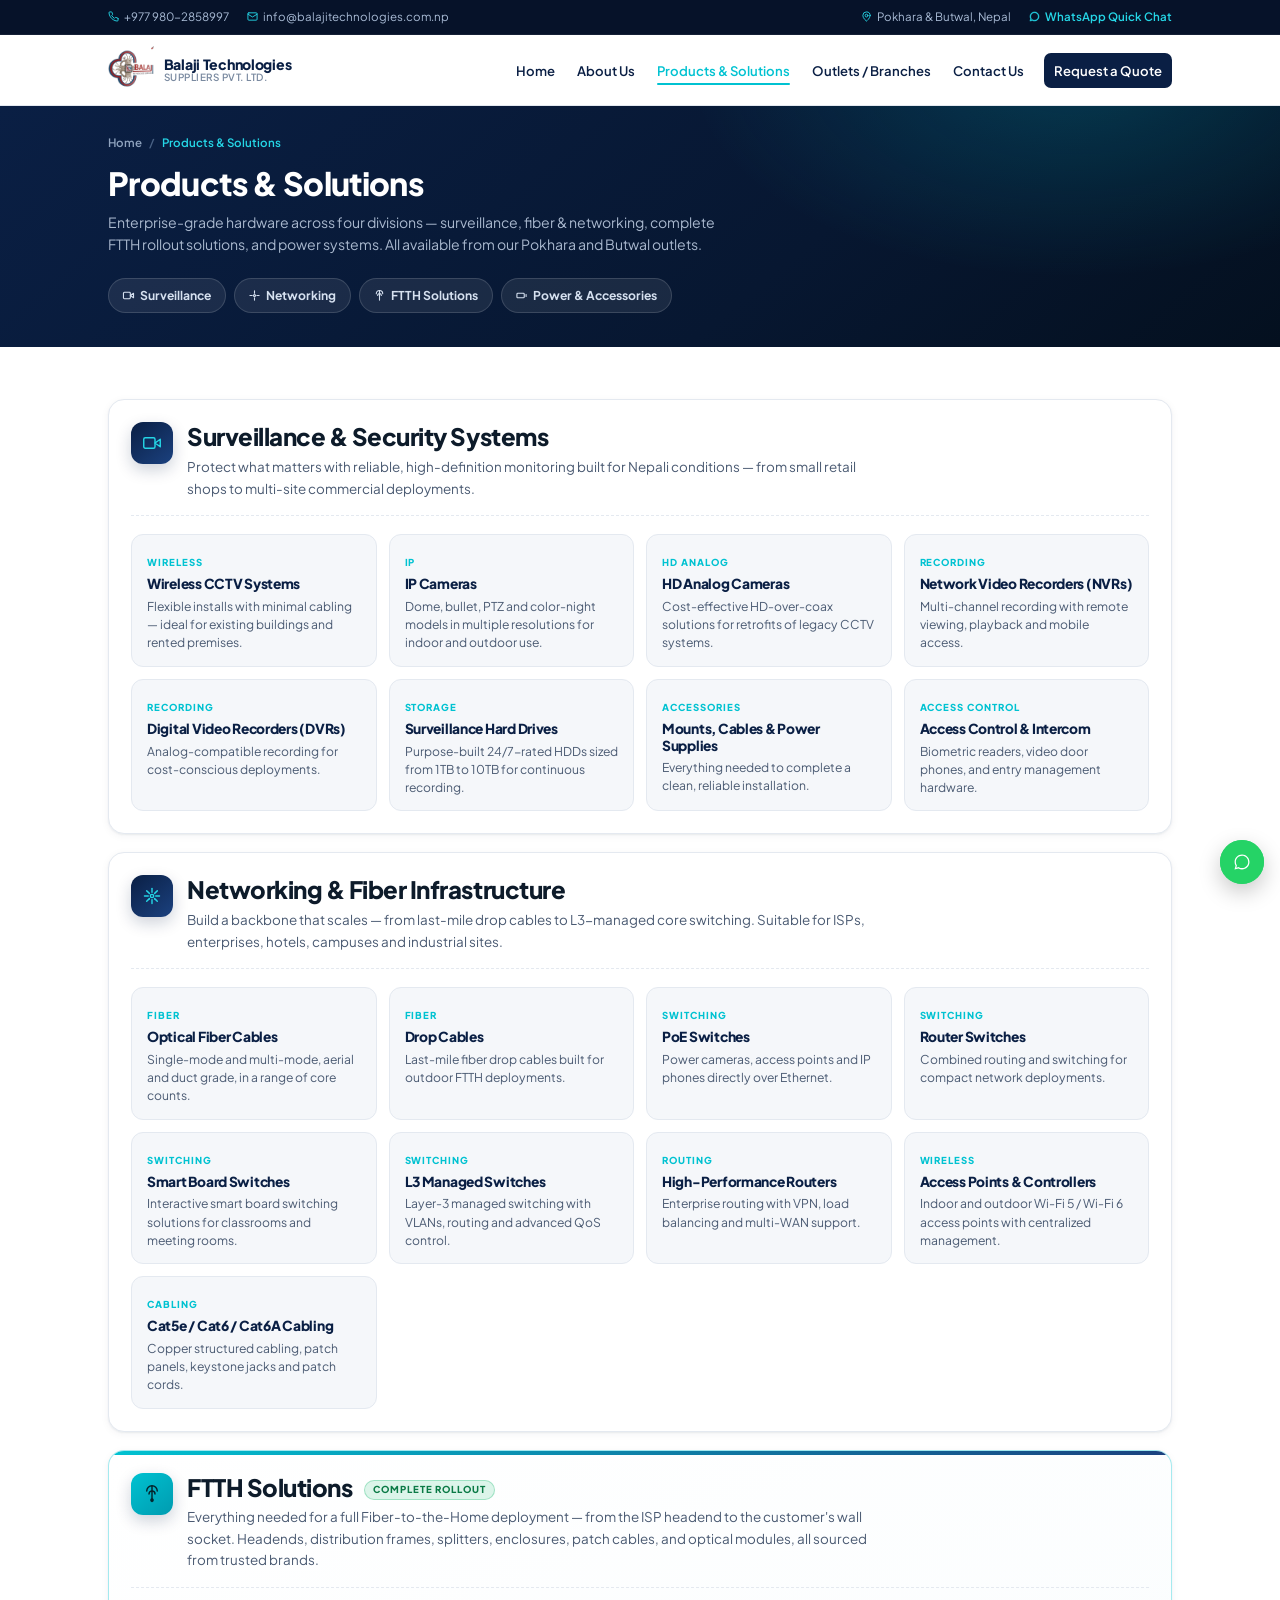
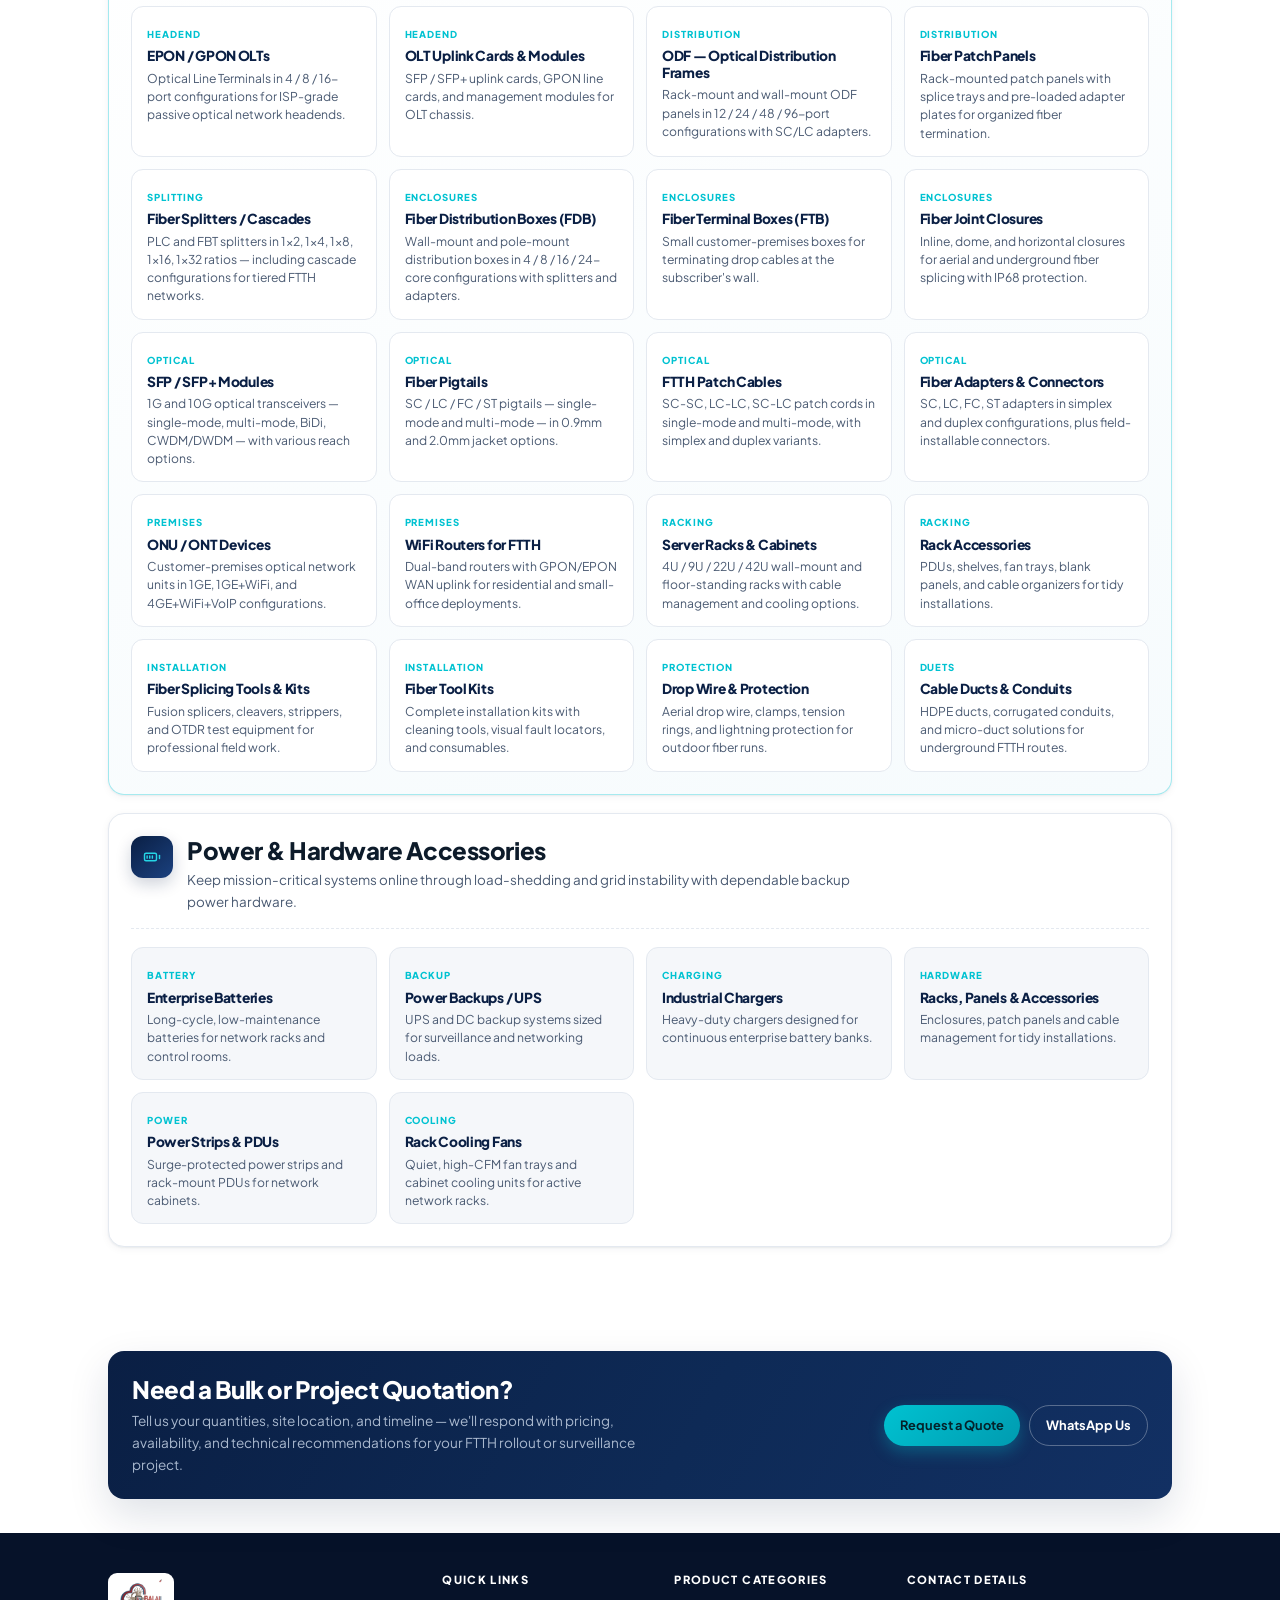
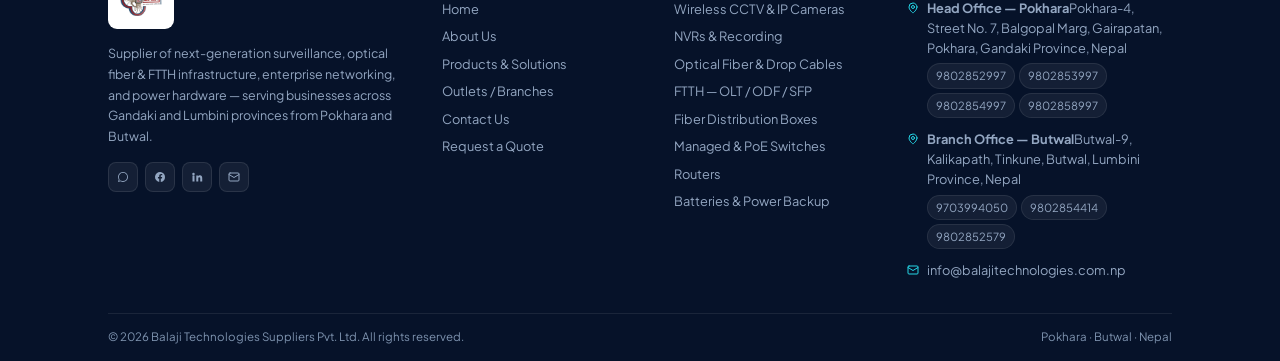
<file: products.html>
<!DOCTYPE html>
<html lang="en">
<head>
<meta charset="UTF-8" />
<meta name="viewport" content="width=device-width, initial-scale=1" />
<meta name="theme-color" content="#0A1F44" />
<title>Products &amp; Solutions | Balaji Technologies Suppliers Pvt. Ltd.</title>
<meta name="description" content="Surveillance systems, optical fiber &amp; FTTH solutions (OLT, ODF, SFP, patch cables, distribution boxes), enterprise networking gear, and power backup hardware supplied by Balaji Technologies in Nepal." />
<link rel="icon" href="logo.jpg" />
<link rel="preconnect" href="https://fonts.googleapis.com" />
<link rel="preconnect" href="https://fonts.gstatic.com" crossorigin />
<link href="https://fonts.googleapis.com/css2?family=Plus+Jakarta+Sans:wght@400;500;600;700;800&display=swap" rel="stylesheet" />

<style>
/* ============================================================
   BALAJI TECHNOLOGIES SUPPLIERS PVT. LTD. — products.html
   ============================================================ */
:root{
  --navy-900:#061229;--navy-800:#0A1F44;--navy-700:#123063;--navy-600:#1B417F;
  --teal-500:#00C2D1;--teal-400:#25D6E6;--teal-300:#7FE9F2;
  --ink:#0D1B2A;--body:#4A5A72;--muted:#7A8AA0;
  --line:#E4E9F0;--soft:#F5F7FA;--white:#FFFFFF;
  --ok:#12B76A;--danger:#E5484D;
  --radius:12px;--radius-lg:16px;
  --shadow-sm:0 1px 2px rgba(10,31,68,.06),0 2px 8px rgba(10,31,68,.05);
  --shadow:0 6px 20px rgba(10,31,68,.08);
  --shadow-lg:0 16px 40px rgba(10,31,68,.13);
  --ease:cubic-bezier(.22,.61,.36,1);
  --maxw:1100px;
}
*,*::before,*::after{box-sizing:border-box;}
html{scroll-behavior:smooth;scroll-padding-top:90px;-webkit-text-size-adjust:100%;}
body{margin:0;font-family:'Plus Jakarta Sans',-apple-system,BlinkMacSystemFont,'Segoe UI',Roboto,sans-serif;
  font-size:14px;line-height:1.6;color:var(--body);background:var(--white);overflow-x:hidden;}
img{max-width:100%;display:block;height:auto;}
svg{display:block;width:14px;height:14px;max-width:100%;flex:none;overflow:visible;}
a{color:inherit;text-decoration:none;}
button{font:inherit;cursor:pointer;border:0;background:none;}
ul{margin:0;padding:0;list-style:none;}
h1,h2,h3,h4{color:var(--ink);font-weight:800;line-height:1.2;margin:0 0 .5em;letter-spacing:-.02em;}
h1{font-size:clamp(1.4rem,2.6vw,2rem);}
h2{font-size:clamp(1.15rem,1.9vw,1.5rem);}
h3{font-size:.98rem;}
h4{font-size:.9rem;}
p{margin:0 0 .8rem;}
:focus-visible{outline:2px solid var(--teal-500);outline-offset:2px;border-radius:4px;}
.container{width:100%;max-width:var(--maxw);margin-inline:auto;padding-inline:18px;}
.section{padding:36px 0;}
.section--soft{background:var(--soft);}
.section--tight{padding:26px 0;}
@media (min-width:900px){.section{padding:52px 0;}.section--tight{padding:34px 0;}}

.eyebrow{display:inline-flex;align-items:center;gap:6px;font-size:.66rem;font-weight:700;
  letter-spacing:.12em;text-transform:uppercase;color:var(--teal-500);margin-bottom:8px;}
.eyebrow::before{content:"";width:18px;height:2px;background:var(--teal-500);border-radius:2px;}
.section-head{max-width:620px;margin-bottom:24px;}
.section-head.center{margin-inline:auto;text-align:center;}
.section-head.center .eyebrow::before{display:none;}
.section-head p{font-size:.88rem;margin:0;}

.btn{display:inline-flex;align-items:center;justify-content:center;gap:6px;
  padding:9px 16px;border-radius:100px;font-size:.8rem;font-weight:700;white-space:nowrap;
  transition:transform .22s var(--ease),box-shadow .22s var(--ease),background .22s var(--ease),
    color .22s var(--ease),border-color .22s var(--ease);}
.btn svg{width:12px;height:12px;}
.btn--primary{background:linear-gradient(135deg,var(--teal-500),#009BB0);color:#04222A;box-shadow:0 6px 16px rgba(0,194,209,.3);}
.btn--primary:hover{transform:translateY(-1px);box-shadow:0 10px 22px rgba(0,194,209,.4);}
.btn--ghost{background:transparent;color:var(--navy-800);border:1.4px solid var(--line);}
.btn--ghost:hover{border-color:var(--navy-800);transform:translateY(-1px);}
.btn--outline-light{background:transparent;color:#fff;border:1.4px solid rgba(255,255,255,.3);}
.btn--outline-light:hover{background:rgba(255,255,255,.1);border-color:rgba(255,255,255,.6);}
.btn--sm{padding:7px 13px;font-size:.75rem;}
.btn--sm svg{width:11px;height:11px;}

/* ---------- TOP BAR ---------- */
.topbar{background:var(--navy-900);color:#A9BBD5;font-size:.72rem;border-bottom:1px solid rgba(255,255,255,.06);}
.topbar__inner{display:flex;align-items:center;justify-content:space-between;gap:14px;min-height:34px;flex-wrap:wrap;}
.topbar__group{display:flex;align-items:center;gap:18px;flex-wrap:wrap;}
.topbar__item{display:inline-flex;align-items:center;gap:5px;transition:color .2s;}
.topbar__item:hover{color:var(--teal-400);}
.topbar__item svg{width:11px;height:11px;stroke:var(--teal-400);}
.topbar__wa{color:var(--teal-400);font-weight:600;}
@media (max-width:980px){
  .topbar__inner{justify-content:center;padding-block:6px;}
  .topbar__group:first-child .topbar__item:not(:first-child){display:none;}
}

/* ---------- HEADER ---------- */
.header{position:sticky;top:0;z-index:900;background:rgba(255,255,255,.93);
  backdrop-filter:blur(12px);-webkit-backdrop-filter:blur(12px);
  border-bottom:1px solid var(--line);transition:box-shadow .3s var(--ease),background .3s var(--ease);}
.header.scrolled{box-shadow:0 4px 18px rgba(10,31,68,.08);background:rgba(255,255,255,.98);}
.header__inner{display:flex;align-items:center;justify-content:space-between;gap:14px;min-height:70px;}
.logo{display:flex;align-items:center;gap:10px;flex:none;}
.logo__img{height:48px;width:auto;max-width:200px;object-fit:contain;display:block;}
.logo__mark{width:36px;height:36px;border-radius:10px;flex:none;display:grid;place-items:center;
  background:linear-gradient(140deg,var(--navy-800),var(--navy-600));color:var(--teal-400);
  font-weight:800;font-size:.85rem;box-shadow:0 4px 14px rgba(10,31,68,.24);}
.logo__text{display:flex;flex-direction:column;line-height:1.15;}
.logo__text strong{font-size:.88rem;font-weight:800;color:var(--navy-800);letter-spacing:-.02em;}
.logo__text small{font-size:.62rem;font-weight:600;color:var(--muted);letter-spacing:.05em;text-transform:uppercase;}
.footer .logo__text strong{color:#fff;}
.footer .logo__text small{color:#7E93AF;}
.nav{display:flex;align-items:center;gap:2px;}
.nav a{position:relative;padding:7px 10px;border-radius:7px;font-size:.82rem;font-weight:600;
  color:var(--navy-800);transition:color .2s,background .2s;}
.nav a:not(.nav__cta)::after{content:"";position:absolute;left:10px;right:10px;bottom:3px;height:2px;
  background:var(--teal-500);border-radius:2px;transform:scaleX(0);transform-origin:left;
  transition:transform .28s var(--ease);}
.nav a:not(.nav__cta):hover{color:var(--teal-500);}
.nav a:not(.nav__cta):hover::after,.nav a.active:not(.nav__cta)::after{transform:scaleX(1);}
.nav a.active:not(.nav__cta){color:var(--teal-500);}
.nav__cta{margin-left:8px;padding:8px 15px;border-radius:100px;background:var(--navy-800);color:#fff !important;font-size:.8rem;}
.nav__cta:hover{background:var(--teal-500);color:#04222A !important;}
.nav-toggle{display:none;width:38px;height:38px;border-radius:10px;border:1px solid var(--line);
  background:#fff;flex-direction:column;align-items:center;justify-content:center;gap:4px;}
.nav-toggle span{display:block;width:16px;height:2px;background:var(--navy-800);border-radius:2px;
  transition:transform .3s var(--ease),opacity .2s;}
.nav-toggle.open span:nth-child(1){transform:translateY(6px) rotate(45deg);}
.nav-toggle.open span:nth-child(2){opacity:0;}
.nav-toggle.open span:nth-child(3){transform:translateY(-6px) rotate(-45deg);}
@media (max-width:1040px){
  .nav-toggle{display:flex;}
  .nav{position:absolute;left:0;right:0;top:100%;flex-direction:column;align-items:stretch;gap:2px;
    background:#fff;border-bottom:1px solid var(--line);padding:10px 18px 16px;
    box-shadow:0 14px 30px rgba(10,31,68,.1);transform:translateY(-10px);opacity:0;visibility:hidden;
    transition:opacity .26s var(--ease),transform .26s var(--ease),visibility .26s;}
  .nav.open{transform:none;opacity:1;visibility:visible;}
  .nav a{padding:10px;font-size:.9rem;border-radius:8px;}
  .nav a:not(.nav__cta)::after{display:none;}
  .nav a:not(.nav__cta):hover{background:var(--soft);}
  .nav__cta{margin:8px 0 0;text-align:center;justify-content:center;font-size:.86rem;padding:10px 16px;}
}

/* ---------- PAGE HERO ---------- */
.page-hero{position:relative;overflow:hidden;color:#C7D3E4;
  background:radial-gradient(600px 320px at 84% -14%,rgba(0,194,209,.2),transparent 64%),
    linear-gradient(140deg,var(--navy-800) 0%,#071731 62%,#04101F 100%);
  padding:28px 0 34px;}
.page-hero .container{position:relative;z-index:1;}
.page-hero h1{color:#fff;margin-bottom:8px;}
.page-hero p{color:#A9B8CE;font-size:.88rem;max-width:640px;margin:0;}
.breadcrumb{display:flex;align-items:center;gap:7px;font-size:.72rem;font-weight:600;
  color:#8FA3BE;margin-bottom:12px;flex-wrap:wrap;}
.breadcrumb a:hover{color:var(--teal-400);}
.breadcrumb .sep{color:#4A6285;}
.breadcrumb .current{color:var(--teal-400);}

/* ---------- QUICK NAV CHIPS ---------- */
.quick-nav{display:flex;flex-wrap:wrap;gap:8px;margin-top:22px;position:relative;z-index:1;}
.quick-nav a{display:inline-flex;align-items:center;gap:6px;padding:7px 14px;border-radius:100px;
  background:rgba(255,255,255,.08);border:1px solid rgba(255,255,255,.14);
  color:#D6E1F0;font-size:.76rem;font-weight:700;transition:background .22s var(--ease),
    border-color .22s var(--ease),transform .22s var(--ease),color .22s var(--ease);}
.quick-nav a:hover{background:var(--teal-500);border-color:var(--teal-500);color:#04222A;transform:translateY(-1px);}
.quick-nav a svg{width:11px;height:11px;}

/* ---------- PRODUCT BLOCK ---------- */
.product-block{background:#fff;border:1px solid var(--line);border-radius:var(--radius-lg);
  padding:22px;margin-bottom:18px;box-shadow:var(--shadow-sm);
  scroll-margin-top:90px;transition:box-shadow .3s var(--ease);}
.product-block:hover{box-shadow:var(--shadow);}
.product-block__head{display:flex;gap:14px;align-items:flex-start;margin-bottom:18px;
  padding-bottom:16px;border-bottom:1px dashed var(--line);}
.product-block__icon{width:42px;height:42px;border-radius:12px;flex:none;display:grid;place-items:center;
  background:linear-gradient(140deg,var(--navy-800),var(--navy-600));color:var(--teal-400);
  box-shadow:0 6px 16px rgba(10,31,68,.2);}
.product-block__icon svg{width:18px;height:18px;}
.product-block__head h2{margin-bottom:5px;}
.product-block__head p{margin:0;font-size:.84rem;max-width:680px;}
@media (max-width:600px){.product-block__head{flex-direction:column;gap:10px;}}

/* Badge */
.badge{display:inline-block;font-size:.6rem;font-weight:800;letter-spacing:.1em;
  text-transform:uppercase;padding:3px 8px;border-radius:100px;margin-left:8px;
  vertical-align:middle;background:rgba(0,194,209,.14);color:#0089A0;border:1px solid rgba(0,194,209,.3);}
.badge--new{background:rgba(18,183,106,.14);color:#0B7A46;border-color:rgba(18,183,106,.3);}

/* ---------- ITEM GRID ---------- */
.item-grid{display:grid;grid-template-columns:repeat(auto-fit,minmax(200px,1fr));gap:12px;}
.item{background:var(--soft);border:1px solid var(--line);border-radius:var(--radius);
  padding:14px 15px;transition:transform .28s var(--ease),background .28s var(--ease),border-color .28s var(--ease);}
.item:hover{transform:translateY(-3px);background:#fff;border-color:rgba(0,194,209,.5);}
.item h4{margin-bottom:4px;color:var(--navy-800);font-size:.86rem;}
.item p{font-size:.76rem;margin:0;line-height:1.5;}
.item__tag{display:inline-block;font-size:.6rem;font-weight:800;letter-spacing:.1em;
  text-transform:uppercase;color:var(--teal-500);margin-bottom:6px;}

/* Highlighted FTTH block */
.product-block--ftth{background:linear-gradient(160deg,#FFFFFF 0%,#F6FBFD 100%);
  border:1px solid rgba(0,194,209,.35);position:relative;overflow:hidden;}
.product-block--ftth::before{content:"";position:absolute;left:0;right:0;top:0;height:4px;
  background:linear-gradient(90deg,var(--teal-500),var(--navy-600));}
.product-block--ftth .product-block__icon{background:linear-gradient(140deg,var(--teal-500),#009BB0);color:#04222A;}
.product-block--ftth .item{background:#fff;}
.product-block--ftth .item:hover{border-color:rgba(0,194,209,.7);box-shadow:0 6px 18px rgba(0,194,209,.15);}

/* ---------- CTA BAND ---------- */
.cta-band{position:relative;overflow:hidden;border-radius:var(--radius-lg);padding:24px;
  display:flex;flex-wrap:wrap;align-items:center;justify-content:space-between;gap:20px;
  box-shadow:var(--shadow-lg);
  background:linear-gradient(120deg,var(--navy-800) 0%,#0E2A56 55%,#123063 100%);}
.cta-band__text{position:relative;z-index:1;max-width:540px;}
.cta-band h2{color:#fff;margin-bottom:6px;}
.cta-band p{color:#A9B8CE;margin:0;font-size:.85rem;}
.cta-band__actions{position:relative;z-index:1;display:flex;flex-wrap:wrap;gap:9px;}

/* ---------- FOOTER ---------- */
.footer{background:var(--navy-900);color:#93A6C1;padding-top:40px;font-size:.8rem;}
.footer__grid{display:grid;grid-template-columns:1.5fr 1fr 1fr 1.3fr;gap:28px;padding-bottom:32px;}
@media (max-width:1000px){.footer__grid{grid-template-columns:1fr 1fr;gap:26px;}}
@media (max-width:560px){.footer__grid{grid-template-columns:1fr;}}
.footer .logo__img{background:#fff;padding:6px 12px;border-radius:9px;height:56px;}
.footer__about{margin-top:14px;max-width:300px;line-height:1.65;font-size:.78rem;}
.footer h4{color:#fff;font-size:.7rem;letter-spacing:.12em;text-transform:uppercase;margin-bottom:12px;font-weight:800;}
.footer__links{display:flex;flex-direction:column;gap:7px;}
.footer__links a{transition:color .2s,transform .2s var(--ease);display:inline-block;font-size:.8rem;}
.footer__links a:hover{color:var(--teal-400);transform:translateX(3px);}
.footer__contact{display:flex;flex-direction:column;gap:12px;}
.footer__contact > div{display:flex;gap:8px;line-height:1.55;}
.footer__contact svg{width:12px;height:12px;margin-top:3px;color:var(--teal-400);}
.footer__contact a:hover{color:var(--teal-400);}
.footer__phones{display:flex;flex-wrap:wrap;gap:4px;margin-top:5px;}
.footer__phones a{font-size:.7rem;padding:3px 8px;border-radius:100px;
  background:rgba(255,255,255,.06);border:1px solid rgba(255,255,255,.08);transition:.2s;}
.footer__phones a:hover{background:var(--teal-500);color:#04222A;border-color:var(--teal-500);}
.socials{display:flex;gap:7px;margin-top:16px;}
.socials a{width:30px;height:30px;border-radius:8px;display:grid;place-items:center;
  background:rgba(255,255,255,.06);border:1px solid rgba(255,255,255,.09);
  transition:background .22s var(--ease),transform .22s var(--ease),color .22s;}
.socials a svg{width:12px;height:12px;}
.socials a:hover{background:var(--teal-500);color:#04222A;transform:translateY(-2px);}
.footer__bottom{border-top:1px solid rgba(255,255,255,.08);padding:14px 0;display:flex;
  flex-wrap:wrap;gap:10px;align-items:center;justify-content:space-between;
  font-size:.72rem;color:#7E93AF;}
.footer__bottom a:hover{color:var(--teal-400);}

/* ---------- FLOATING ACTIONS ---------- */
.fab-stack{position:fixed;right:16px;bottom:16px;z-index:950;display:flex;
  flex-direction:column;gap:9px;align-items:flex-end;}
.fab{width:44px;height:44px;border-radius:50%;display:grid;place-items:center;
  box-shadow:0 8px 22px rgba(0,0,0,.22);position:relative;
  transition:transform .25s var(--ease),box-shadow .25s var(--ease);}
.fab:hover{transform:scale(1.08) translateY(-1px);box-shadow:0 12px 28px rgba(0,0,0,.28);}
.fab svg{width:18px;height:18px;}
.fab--wa{background:#25D366;color:#fff;}
.fab--wa::after{content:"";position:absolute;inset:0;border-radius:50%;
  border:2px solid #25D366;animation:ripple 2.4s infinite;}
@keyframes ripple{0%{transform:scale(1);opacity:.75;}100%{transform:scale(1.65);opacity:0;}}
.fab--top{width:34px;height:34px;background:#fff;color:var(--navy-800);border:1px solid var(--line);
  opacity:0;visibility:hidden;transform:translateY(8px);
  transition:opacity .25s,transform .25s,visibility .25s;}
.fab--top.show{opacity:1;visibility:visible;transform:none;}
.fab--top svg{width:14px;height:14px;}
.fab-label{position:absolute;right:calc(100% + 10px);top:50%;transform:translateY(-50%);
  background:var(--navy-800);color:#fff;font-size:.7rem;font-weight:700;padding:6px 10px;
  border-radius:7px;white-space:nowrap;opacity:0;pointer-events:none;transition:opacity .22s var(--ease);}
.fab:hover .fab-label{opacity:1;}
@media (max-width:600px){
  .fab-label{display:none;}
  .fab-stack{right:12px;bottom:12px;}
  .fab{width:42px;height:42px;}
  .fab svg{width:17px;height:17px;}
  .fab--top{width:32px;height:32px;}
  .fab--top svg{width:13px;height:13px;}
}
</style>
</head>
<body>

<!-- ============================================================
     TOP UTILITY BAR
     ============================================================ -->
<div class="topbar">
  <div class="container topbar__inner">
    <div class="topbar__group">
      <a class="topbar__item" href="tel:+9779802858997">
        <svg viewBox="0 0 24 24" fill="none" stroke="currentColor" stroke-width="2" stroke-linecap="round" stroke-linejoin="round"><path d="M22 16.92v3a2 2 0 0 1-2.18 2 19.79 19.79 0 0 1-8.63-3.07 19.5 19.5 0 0 1-6-6 19.79 19.79 0 0 1-3.07-8.67A2 2 0 0 1 4.11 2h3a2 2 0 0 1 2 1.72c.13.96.36 1.9.7 2.81a2 2 0 0 1-.45 2.11L8.09 9.91a16 16 0 0 0 6 6l1.27-1.27a2 2 0 0 1 2.11-.45c.9.34 1.85.57 2.81.7A2 2 0 0 1 22 16.92Z"/></svg>
        +977 980-2858997
      </a>
      <a class="topbar__item" href="mailto:info@balajitechnologies.com.np">
        <svg viewBox="0 0 24 24" fill="none" stroke="currentColor" stroke-width="2" stroke-linecap="round" stroke-linejoin="round"><rect x="2" y="4" width="20" height="16" rx="2"/><path d="m22 7-10 6L2 7"/></svg>
        info@balajitechnologies.com.np
      </a>
    </div>
    <div class="topbar__group">
      <span class="topbar__item">
        <svg viewBox="0 0 24 24" fill="none" stroke="currentColor" stroke-width="2" stroke-linecap="round" stroke-linejoin="round"><path d="M20 10c0 6-8 12-8 12s-8-6-8-12a8 8 0 0 1 16 0Z"/><circle cx="12" cy="10" r="3"/></svg>
        Pokhara &amp; Butwal, Nepal
      </span>
      <a class="topbar__item topbar__wa" href="https://wa.me/9779802858997" target="_blank" rel="noopener">
        <svg viewBox="0 0 24 24" fill="currentColor"><path d="M12.04 2C6.58 2 2.13 6.45 2.13 11.91c0 1.75.46 3.45 1.32 4.96L2 22l5.25-1.38a9.87 9.87 0 0 0 4.79 1.22h.01c5.46 0 9.91-4.45 9.91-9.91S17.5 2 12.04 2Zm0 18.13h-.01a8.2 8.2 0 0 1-4.19-1.15l-.3-.18-3.12.82.83-3.04-.2-.31a8.19 8.19 0 0 1-1.26-4.36c0-4.54 3.7-8.23 8.25-8.23 2.2 0 4.27.86 5.83 2.41a8.19 8.19 0 0 1 2.41 5.83c0 4.54-3.7 8.21-8.24 8.21Z"/></svg>
        WhatsApp Quick Chat
      </a>
    </div>
  </div>
</div>

<!-- ============================================================
     HEADER
     ============================================================ -->
<header class="header" id="header">
  <div class="container header__inner">
    <a href="index.html" class="logo" aria-label="Balaji Technologies Suppliers Pvt. Ltd. — Home">
      <span class="logo__mark">BT</span>
      <img src="logo.jpg" alt="Balaji Technologies Suppliers Pvt. Ltd. logo" class="logo__img"
           onload="this.previousElementSibling.style.display='none'"
           onerror="this.style.display='none'" />
      <span class="logo__text">
        <strong>Balaji Technologies</strong>
        <small>Suppliers Pvt. Ltd.</small>
      </span>
    </a>
    <nav class="nav" id="nav" aria-label="Main navigation">
      <a href="index.html">Home</a>
      <a href="about.html">About Us</a>
      <a href="products.html" class="active">Products &amp; Solutions</a>
      <a href="branches.html">Outlets / Branches</a>
      <a href="contact.html">Contact Us</a>
      <a href="contact.html" class="nav__cta">Request a Quote</a>
    </nav>
    <button class="nav-toggle" id="navToggle" aria-label="Toggle navigation menu" aria-expanded="false" aria-controls="nav">
      <span></span><span></span><span></span>
    </button>
  </div>
</header>

<main>

<!-- ============================================================
     PAGE HERO
     ============================================================ -->
<section class="page-hero">
  <div class="container">
    <nav class="breadcrumb" aria-label="Breadcrumb">
      <a href="index.html">Home</a>
      <span class="sep">/</span>
      <span class="current">Products &amp; Solutions</span>
    </nav>
    <h1>Products &amp; Solutions</h1>
    <p>Enterprise-grade hardware across four divisions — surveillance, fiber &amp; networking, complete FTTH rollout solutions, and power systems. All available from our Pokhara and Butwal outlets.</p>

    <div class="quick-nav">
      <a href="#surveillance">
        <svg viewBox="0 0 24 24" fill="none" stroke="currentColor" stroke-width="2.4" stroke-linecap="round" stroke-linejoin="round"><path d="M23 7 16 12l7 5V7Z"/><rect x="1" y="5" width="15" height="14" rx="2"/></svg>
        Surveillance
      </a>
      <a href="#networking">
        <svg viewBox="0 0 24 24" fill="none" stroke="currentColor" stroke-width="2.4" stroke-linecap="round" stroke-linejoin="round"><circle cx="12" cy="12" r="2.2"/><path d="M12 2v5"/><path d="M12 17v5"/><path d="M2 12h5"/><path d="M17 12h5"/></svg>
        Networking
      </a>
      <a href="#ftth">
        <svg viewBox="0 0 24 24" fill="none" stroke="currentColor" stroke-width="2.4" stroke-linecap="round" stroke-linejoin="round"><path d="M12 2v20"/><path d="M5 8a7 7 0 0 1 14 0"/><path d="M8 12a4 4 0 0 1 8 0"/></svg>
        FTTH Solutions
      </a>
      <a href="#power">
        <svg viewBox="0 0 24 24" fill="none" stroke="currentColor" stroke-width="2.4" stroke-linecap="round" stroke-linejoin="round"><rect x="2" y="7" width="16" height="10" rx="2"/><path d="M22 10v4"/></svg>
        Power &amp; Accessories
      </a>
    </div>
  </div>
</section>

<!-- ============================================================
     PRODUCT SECTIONS
     ============================================================ -->
<section class="section">
  <div class="container">

    <!-- =====================================================
         SURVEILLANCE
         ===================================================== -->
    <article class="product-block" id="surveillance">
      <div class="product-block__head">
        <div class="product-block__icon">
          <svg viewBox="0 0 24 24" fill="none" stroke="currentColor" stroke-width="1.9" stroke-linecap="round" stroke-linejoin="round"><path d="M23 7 16 12l7 5V7Z"/><rect x="1" y="5" width="15" height="14" rx="2"/></svg>
        </div>
        <div>
          <h2>Surveillance &amp; Security Systems</h2>
          <p>Protect what matters with reliable, high-definition monitoring built for Nepali conditions — from small retail shops to multi-site commercial deployments.</p>
        </div>
      </div>

      <div class="item-grid">
        <div class="item">
          <span class="item__tag">Wireless</span>
          <h4>Wireless CCTV Systems</h4>
          <p>Flexible installs with minimal cabling — ideal for existing buildings and rented premises.</p>
        </div>
        <div class="item">
          <span class="item__tag">IP</span>
          <h4>IP Cameras</h4>
          <p>Dome, bullet, PTZ and color-night models in multiple resolutions for indoor and outdoor use.</p>
        </div>
        <div class="item">
          <span class="item__tag">HD Analog</span>
          <h4>HD Analog Cameras</h4>
          <p>Cost-effective HD-over-coax solutions for retrofits of legacy CCTV systems.</p>
        </div>
        <div class="item">
          <span class="item__tag">Recording</span>
          <h4>Network Video Recorders (NVRs)</h4>
          <p>Multi-channel recording with remote viewing, playback and mobile access.</p>
        </div>
        <div class="item">
          <span class="item__tag">Recording</span>
          <h4>Digital Video Recorders (DVRs)</h4>
          <p>Analog-compatible recording for cost-conscious deployments.</p>
        </div>
        <div class="item">
          <span class="item__tag">Storage</span>
          <h4>Surveillance Hard Drives</h4>
          <p>Purpose-built 24/7-rated HDDs sized from 1TB to 10TB for continuous recording.</p>
        </div>
        <div class="item">
          <span class="item__tag">Accessories</span>
          <h4>Mounts, Cables &amp; Power Supplies</h4>
          <p>Everything needed to complete a clean, reliable installation.</p>
        </div>
        <div class="item">
          <span class="item__tag">Access Control</span>
          <h4>Access Control &amp; Intercom</h4>
          <p>Biometric readers, video door phones, and entry management hardware.</p>
        </div>
      </div>
    </article>

    <!-- =====================================================
         NETWORKING
         ===================================================== -->
    <article class="product-block" id="networking">
      <div class="product-block__head">
        <div class="product-block__icon">
          <svg viewBox="0 0 24 24" fill="none" stroke="currentColor" stroke-width="1.9" stroke-linecap="round" stroke-linejoin="round"><circle cx="12" cy="12" r="2.2"/><path d="M12 2v5"/><path d="M12 17v5"/><path d="M2 12h5"/><path d="M17 12h5"/><path d="m4.9 4.9 3.6 3.6"/><path d="m15.5 15.5 3.6 3.6"/><path d="m19.1 4.9-3.6 3.6"/><path d="m8.5 15.5-3.6 3.6"/></svg>
        </div>
        <div>
          <h2>Networking &amp; Fiber Infrastructure</h2>
          <p>Build a backbone that scales — from last-mile drop cables to L3-managed core switching. Suitable for ISPs, enterprises, hotels, campuses and industrial sites.</p>
        </div>
      </div>

      <div class="item-grid">
        <div class="item">
          <span class="item__tag">Fiber</span>
          <h4>Optical Fiber Cables</h4>
          <p>Single-mode and multi-mode, aerial and duct grade, in a range of core counts.</p>
        </div>
        <div class="item">
          <span class="item__tag">Fiber</span>
          <h4>Drop Cables</h4>
          <p>Last-mile fiber drop cables built for outdoor FTTH deployments.</p>
        </div>
        <div class="item">
          <span class="item__tag">Switching</span>
          <h4>PoE Switches</h4>
          <p>Power cameras, access points and IP phones directly over Ethernet.</p>
        </div>
        <div class="item">
          <span class="item__tag">Switching</span>
          <h4>Router Switches</h4>
          <p>Combined routing and switching for compact network deployments.</p>
        </div>
        <div class="item">
          <span class="item__tag">Switching</span>
          <h4>Smart Board Switches</h4>
          <p>Interactive smart board switching solutions for classrooms and meeting rooms.</p>
        </div>
        <div class="item">
          <span class="item__tag">Switching</span>
          <h4>L3 Managed Switches</h4>
          <p>Layer-3 managed switching with VLANs, routing and advanced QoS control.</p>
        </div>
        <div class="item">
          <span class="item__tag">Routing</span>
          <h4>High-Performance Routers</h4>
          <p>Enterprise routing with VPN, load balancing and multi-WAN support.</p>
        </div>
        <div class="item">
          <span class="item__tag">Wireless</span>
          <h4>Access Points &amp; Controllers</h4>
          <p>Indoor and outdoor Wi-Fi 5 / Wi-Fi 6 access points with centralized management.</p>
        </div>
        <div class="item">
          <span class="item__tag">Cabling</span>
          <h4>Cat5e / Cat6 / Cat6A Cabling</h4>
          <p>Copper structured cabling, patch panels, keystone jacks and patch cords.</p>
        </div>
      </div>
    </article>

    <!-- =====================================================
         FTTH SOLUTIONS  (expanded)
         ===================================================== -->
    <article class="product-block product-block--ftth" id="ftth">
      <div class="product-block__head">
        <div class="product-block__icon">
          <svg viewBox="0 0 24 24" fill="none" stroke="currentColor" stroke-width="1.9" stroke-linecap="round" stroke-linejoin="round"><path d="M12 2v20"/><path d="M5 8a7 7 0 0 1 14 0"/><path d="M8 12a4 4 0 0 1 8 0"/><circle cx="12" cy="20" r="1.5"/></svg>
        </div>
        <div>
          <h2>FTTH Solutions <span class="badge badge--new">Complete Rollout</span></h2>
          <p>Everything needed for a full Fiber-to-the-Home deployment — from the ISP headend to the customer's wall socket. Headends, distribution frames, splitters, enclosures, patch cables, and optical modules, all sourced from trusted brands.</p>
        </div>
      </div>

      <div class="item-grid">

        <div class="item">
          <span class="item__tag">Headend</span>
          <h4>EPON / GPON OLTs</h4>
          <p>Optical Line Terminals in 4 / 8 / 16-port configurations for ISP-grade passive optical network headends.</p>
        </div>

        <div class="item">
          <span class="item__tag">Headend</span>
          <h4>OLT Uplink Cards &amp; Modules</h4>
          <p>SFP / SFP+ uplink cards, GPON line cards, and management modules for OLT chassis.</p>
        </div>

        <div class="item">
          <span class="item__tag">Distribution</span>
          <h4>ODF — Optical Distribution Frames</h4>
          <p>Rack-mount and wall-mount ODF panels in 12 / 24 / 48 / 96-port configurations with SC/LC adapters.</p>
        </div>

        <div class="item">
          <span class="item__tag">Distribution</span>
          <h4>Fiber Patch Panels</h4>
          <p>Rack-mounted patch panels with splice trays and pre-loaded adapter plates for organized fiber termination.</p>
        </div>

        <div class="item">
          <span class="item__tag">Splitting</span>
          <h4>Fiber Splitters / Cascades</h4>
          <p>PLC and FBT splitters in 1×2, 1×4, 1×8, 1×16, 1×32 ratios — including cascade configurations for tiered FTTH networks.</p>
        </div>

        <div class="item">
          <span class="item__tag">Enclosures</span>
          <h4>Fiber Distribution Boxes (FDB)</h4>
          <p>Wall-mount and pole-mount distribution boxes in 4 / 8 / 16 / 24-core configurations with splitters and adapters.</p>
        </div>

        <div class="item">
          <span class="item__tag">Enclosures</span>
          <h4>Fiber Terminal Boxes (FTB)</h4>
          <p>Small customer-premises boxes for terminating drop cables at the subscriber's wall.</p>
        </div>

        <div class="item">
          <span class="item__tag">Enclosures</span>
          <h4>Fiber Joint Closures</h4>
          <p>Inline, dome, and horizontal closures for aerial and underground fiber splicing with IP68 protection.</p>
        </div>

        <div class="item">
          <span class="item__tag">Optical</span>
          <h4>SFP / SFP+ Modules</h4>
          <p>1G and 10G optical transceivers — single-mode, multi-mode, BiDi, CWDM/DWDM — with various reach options.</p>
        </div>

        <div class="item">
          <span class="item__tag">Optical</span>
          <h4>Fiber Pigtails</h4>
          <p>SC / LC / FC / ST pigtails — single-mode and multi-mode — in 0.9mm and 2.0mm jacket options.</p>
        </div>

        <div class="item">
          <span class="item__tag">Optical</span>
          <h4>FTTH Patch Cables</h4>
          <p>SC-SC, LC-LC, SC-LC patch cords in single-mode and multi-mode, with simplex and duplex variants.</p>
        </div>

        <div class="item">
          <span class="item__tag">Optical</span>
          <h4>Fiber Adapters &amp; Connectors</h4>
          <p>SC, LC, FC, ST adapters in simplex and duplex configurations, plus field-installable connectors.</p>
        </div>

        <div class="item">
          <span class="item__tag">Premises</span>
          <h4>ONU / ONT Devices</h4>
          <p>Customer-premises optical network units in 1GE, 1GE+WiFi, and 4GE+WiFi+VoIP configurations.</p>
        </div>

        <div class="item">
          <span class="item__tag">Premises</span>
          <h4>WiFi Routers for FTTH</h4>
          <p>Dual-band routers with GPON/EPON WAN uplink for residential and small-office deployments.</p>
        </div>

        <div class="item">
          <span class="item__tag">Racking</span>
          <h4>Server Racks &amp; Cabinets</h4>
          <p>4U / 9U / 22U / 42U wall-mount and floor-standing racks with cable management and cooling options.</p>
        </div>

        <div class="item">
          <span class="item__tag">Racking</span>
          <h4>Rack Accessories</h4>
          <p>PDUs, shelves, fan trays, blank panels, and cable organizers for tidy installations.</p>
        </div>

        <div class="item">
          <span class="item__tag">Installation</span>
          <h4>Fiber Splicing Tools &amp; Kits</h4>
          <p>Fusion splicers, cleavers, strippers, and OTDR test equipment for professional field work.</p>
        </div>

        <div class="item">
          <span class="item__tag">Installation</span>
          <h4>Fiber Tool Kits</h4>
          <p>Complete installation kits with cleaning tools, visual fault locators, and consumables.</p>
        </div>

        <div class="item">
          <span class="item__tag">Protection</span>
          <h4>Drop Wire &amp; Protection</h4>
          <p>Aerial drop wire, clamps, tension rings, and lightning protection for outdoor fiber runs.</p>
        </div>

        <div class="item">
          <span class="item__tag">Duets</span>
          <h4>Cable Ducts &amp; Conduits</h4>
          <p>HDPE ducts, corrugated conduits, and micro-duct solutions for underground FTTH routes.</p>
        </div>

      </div>
    </article>

    <!-- =====================================================
         POWER & HARDWARE ACCESSORIES
         ===================================================== -->
    <article class="product-block" id="power">
      <div class="product-block__head">
        <div class="product-block__icon">
          <svg viewBox="0 0 24 24" fill="none" stroke="currentColor" stroke-width="1.9" stroke-linecap="round" stroke-linejoin="round"><rect x="2" y="7" width="16" height="10" rx="2"/><path d="M22 10v4"/><path d="M5.5 10.5v3"/><path d="M9 10.5v3"/><path d="M12.5 10.5v3"/></svg>
        </div>
        <div>
          <h2>Power &amp; Hardware Accessories</h2>
          <p>Keep mission-critical systems online through load-shedding and grid instability with dependable backup power hardware.</p>
        </div>
      </div>

      <div class="item-grid">
        <div class="item">
          <span class="item__tag">Battery</span>
          <h4>Enterprise Batteries</h4>
          <p>Long-cycle, low-maintenance batteries for network racks and control rooms.</p>
        </div>
        <div class="item">
          <span class="item__tag">Backup</span>
          <h4>Power Backups / UPS</h4>
          <p>UPS and DC backup systems sized for surveillance and networking loads.</p>
        </div>
        <div class="item">
          <span class="item__tag">Charging</span>
          <h4>Industrial Chargers</h4>
          <p>Heavy-duty chargers designed for continuous enterprise battery banks.</p>
        </div>
        <div class="item">
          <span class="item__tag">Hardware</span>
          <h4>Racks, Panels &amp; Accessories</h4>
          <p>Enclosures, patch panels and cable management for tidy installations.</p>
        </div>
        <div class="item">
          <span class="item__tag">Power</span>
          <h4>Power Strips &amp; PDUs</h4>
          <p>Surge-protected power strips and rack-mount PDUs for network cabinets.</p>
        </div>
        <div class="item">
          <span class="item__tag">Cooling</span>
          <h4>Rack Cooling Fans</h4>
          <p>Quiet, high-CFM fan trays and cabinet cooling units for active network racks.</p>
        </div>
      </div>
    </article>

  </div>
</section>

<!-- ============================================================
     CTA BAND
     ============================================================ -->
<section class="section section--tight">
  <div class="container">
    <div class="cta-band">
      <div class="cta-band__text">
        <h2>Need a Bulk or Project Quotation?</h2>
        <p>Tell us your quantities, site location, and timeline — we'll respond with pricing, availability, and technical recommendations for your FTTH rollout or surveillance project.</p>
      </div>
      <div class="cta-band__actions">
        <a href="contact.html" class="btn btn--primary">Request a Quote</a>
        <a href="https://wa.me/9779802858997" target="_blank" rel="noopener" class="btn btn--outline-light">WhatsApp Us</a>
      </div>
    </div>
  </div>
</section>

</main>

<!-- ============================================================
     FOOTER
     ============================================================ -->
<footer class="footer">
  <div class="container">
    <div class="footer__grid">

      <div>
        <a href="index.html" class="logo">
          <span class="logo__mark">BT</span>
          <img src="logo.jpg" alt="Balaji Technologies Suppliers Pvt. Ltd. logo" class="logo__img"
               onload="this.previousElementSibling.style.display='none'"
               onerror="this.style.display='none'" />
        </a>
        <p class="footer__about">Supplier of next-generation surveillance, optical fiber &amp; FTTH infrastructure, enterprise networking, and power hardware — serving businesses across Gandaki and Lumbini provinces from Pokhara and Butwal.</p>
        <div class="socials">
          <a href="https://wa.me/9779802858997" target="_blank" rel="noopener" aria-label="WhatsApp"><svg viewBox="0 0 24 24" fill="currentColor"><path d="M12.04 2C6.58 2 2.13 6.45 2.13 11.91c0 1.75.46 3.45 1.32 4.96L2 22l5.25-1.38a9.87 9.87 0 0 0 4.79 1.22h.01c5.46 0 9.91-4.45 9.91-9.91S17.5 2 12.04 2Zm0 18.13h-.01a8.2 8.2 0 0 1-4.19-1.15l-.3-.18-3.12.82.83-3.04-.2-.31a8.19 8.19 0 0 1-1.26-4.36c0-4.54 3.7-8.23 8.25-8.23 2.2 0 4.27.86 5.83 2.41a8.19 8.19 0 0 1 2.41 5.83c0 4.54-3.7 8.21-8.24 8.21Z"/></svg></a>
          <a href="#" aria-label="Facebook"><svg viewBox="0 0 24 24" fill="currentColor"><path d="M22 12a10 10 0 1 0-11.56 9.88v-6.99H7.9V12h2.54V9.8c0-2.5 1.49-3.89 3.77-3.89 1.09 0 2.24.2 2.24.2v2.46h-1.26c-1.24 0-1.63.77-1.63 1.56V12h2.78l-.45 2.89h-2.33v6.99A10 10 0 0 0 22 12Z"/></svg></a>
          <a href="#" aria-label="LinkedIn"><svg viewBox="0 0 24 24" fill="currentColor"><path d="M4.98 3.5A2.5 2.5 0 1 0 5 8.5a2.5 2.5 0 0 0-.02-5ZM3 9h4v12H3V9Zm7 0h3.83v1.64h.05a4.2 4.2 0 0 1 3.78-2.08c4.04 0 4.79 2.66 4.79 6.12V21h-4v-5.4c0-1.29-.02-2.95-1.8-2.95s-2.07 1.4-2.07 2.85V21h-4V9Z"/></svg></a>
          <a href="mailto:info@balajitechnologies.com.np" aria-label="Email"><svg viewBox="0 0 24 24" fill="none" stroke="currentColor" stroke-width="2" stroke-linecap="round" stroke-linejoin="round"><rect x="2" y="4" width="20" height="16" rx="2"/><path d="m22 7-10 6L2 7"/></svg></a>
        </div>
      </div>

      <div>
        <h4>Quick Links</h4>
        <div class="footer__links">
          <a href="index.html">Home</a>
          <a href="about.html">About Us</a>
          <a href="products.html">Products &amp; Solutions</a>
          <a href="branches.html">Outlets / Branches</a>
          <a href="contact.html">Contact Us</a>
          <a href="contact.html">Request a Quote</a>
        </div>
      </div>

      <div>
        <h4>Product Categories</h4>
        <div class="footer__links">
          <a href="products.html#surveillance">Wireless CCTV &amp; IP Cameras</a>
          <a href="products.html#surveillance">NVRs &amp; Recording</a>
          <a href="products.html#networking">Optical Fiber &amp; Drop Cables</a>
          <a href="products.html#ftth">FTTH — OLT / ODF / SFP</a>
          <a href="products.html#ftth">Fiber Distribution Boxes</a>
          <a href="products.html#networking">Managed &amp; PoE Switches</a>
          <a href="products.html#networking">Routers</a>
          <a href="products.html#power">Batteries &amp; Power Backup</a>
        </div>
      </div>

      <div>
        <h4>Contact Details</h4>
        <div class="footer__contact">
          <div>
            <svg viewBox="0 0 24 24" fill="none" stroke="currentColor" stroke-width="2" stroke-linecap="round" stroke-linejoin="round"><path d="M20 10c0 6-8 12-8 12s-8-6-8-12a8 8 0 0 1 16 0Z"/><circle cx="12" cy="10" r="3"/></svg>
            <span><strong>Head Office — Pokhara</strong>Pokhara-4, Street No. 7, Balgopal Marg, Gairapatan, Pokhara, Gandaki Province, Nepal
              <span class="footer__phones">
                <a href="tel:+9779802852997">9802852997</a>
                <a href="tel:+9779802853997">9802853997</a>
                <a href="tel:+9779802854997">9802854997</a>
                <a href="tel:+9779802858997">9802858997</a>
              </span>
            </span>
          </div>
          <div>
            <svg viewBox="0 0 24 24" fill="none" stroke="currentColor" stroke-width="2" stroke-linecap="round" stroke-linejoin="round"><path d="M20 10c0 6-8 12-8 12s-8-6-8-12a8 8 0 0 1 16 0Z"/><circle cx="12" cy="10" r="3"/></svg>
            <span><strong>Branch Office — Butwal</strong>Butwal-9, Kalikapath, Tinkune, Butwal, Lumbini Province, Nepal
              <span class="footer__phones">
                <a href="tel:+9779703994050">9703994050</a>
                <a href="tel:+9779802854414">9802854414</a>
                <a href="tel:+9779802852579">9802852579</a>
              </span>
            </span>
          </div>
          <div>
            <svg viewBox="0 0 24 24" fill="none" stroke="currentColor" stroke-width="2" stroke-linecap="round" stroke-linejoin="round"><rect x="2" y="4" width="20" height="16" rx="2"/><path d="m22 7-10 6L2 7"/></svg>
            <a href="mailto:info@balajitechnologies.com.np">info@balajitechnologies.com.np</a>
          </div>
        </div>
      </div>

    </div>

    <div class="footer__bottom">
      <span>© <span id="year">2025</span> Balaji Technologies Suppliers Pvt. Ltd. All rights reserved.</span>
      <span>Pokhara &middot; Butwal &middot; Nepal</span>
    </div>
  </div>
</footer>

<!-- ============================================================
     FLOATING ACTIONS
     ============================================================ -->
<div class="fab-stack">
  <button class="fab fab--top" id="backToTop" aria-label="Back to top">
    <svg viewBox="0 0 24 24" fill="none" stroke="currentColor" stroke-width="2.4" stroke-linecap="round" stroke-linejoin="round"><path d="m18 15-6-6-6 6"/></svg>
  </button>
  <a class="fab fab--wa" href="https://wa.me/9779802858997" target="_blank" rel="noopener" aria-label="Chat with us on WhatsApp">
    <span class="fab-label">Chat on WhatsApp</span>
    <svg viewBox="0 0 24 24" fill="currentColor"><path d="M12.04 2C6.58 2 2.13 6.45 2.13 11.91c0 1.75.46 3.45 1.32 4.96L2 22l5.25-1.38a9.87 9.87 0 0 0 4.79 1.22h.01c5.46 0 9.91-4.45 9.91-9.91S17.5 2 12.04 2Zm0 18.13h-.01a8.2 8.2 0 0 1-4.19-1.15l-.3-.18-3.12.82.83-3.04-.2-.31a8.19 8.19 0 0 1-1.26-4.36c0-4.54 3.7-8.23 8.25-8.23 2.2 0 4.27.86 5.83 2.41a8.19 8.19 0 0 1 2.41 5.83c0 4.54-3.7 8.21-8.24 8.21Z"/></svg>
  </a>
</div>

<!-- ============================================================
     SCRIPTS
     ============================================================ -->
<script>
(function(){
  'use strict';

  var y = document.getElementById('year');
  if (y) y.textContent = new Date().getFullYear();

  var navToggle = document.getElementById('navToggle');
  var nav = document.getElementById('nav');
  if (navToggle && nav) {
    navToggle.addEventListener('click', function(){
      var open = nav.classList.toggle('open');
      navToggle.classList.toggle('open', open);
      navToggle.setAttribute('aria-expanded', String(open));
    });
    nav.querySelectorAll('a').forEach(function(a){
      a.addEventListener('click', function(){
        nav.classList.remove('open');
        navToggle.classList.remove('open');
        navToggle.setAttribute('aria-expanded','false');
      });
    });
  }

  var header = document.getElementById('header');
  var backToTop = document.getElementById('backToTop');
  function onScroll(){
    var sy = window.scrollY;
    if (header) header.classList.toggle('scrolled', sy > 12);
    if (backToTop) backToTop.classList.toggle('show', sy > 500);
  }
  window.addEventListener('scroll', onScroll, {passive:true});
  onScroll();
  if (backToTop) backToTop.addEventListener('click', function(){
    window.scrollTo({top:0, behavior:'smooth'});
  });

})();
</script>

</body>
</html>
</file>
